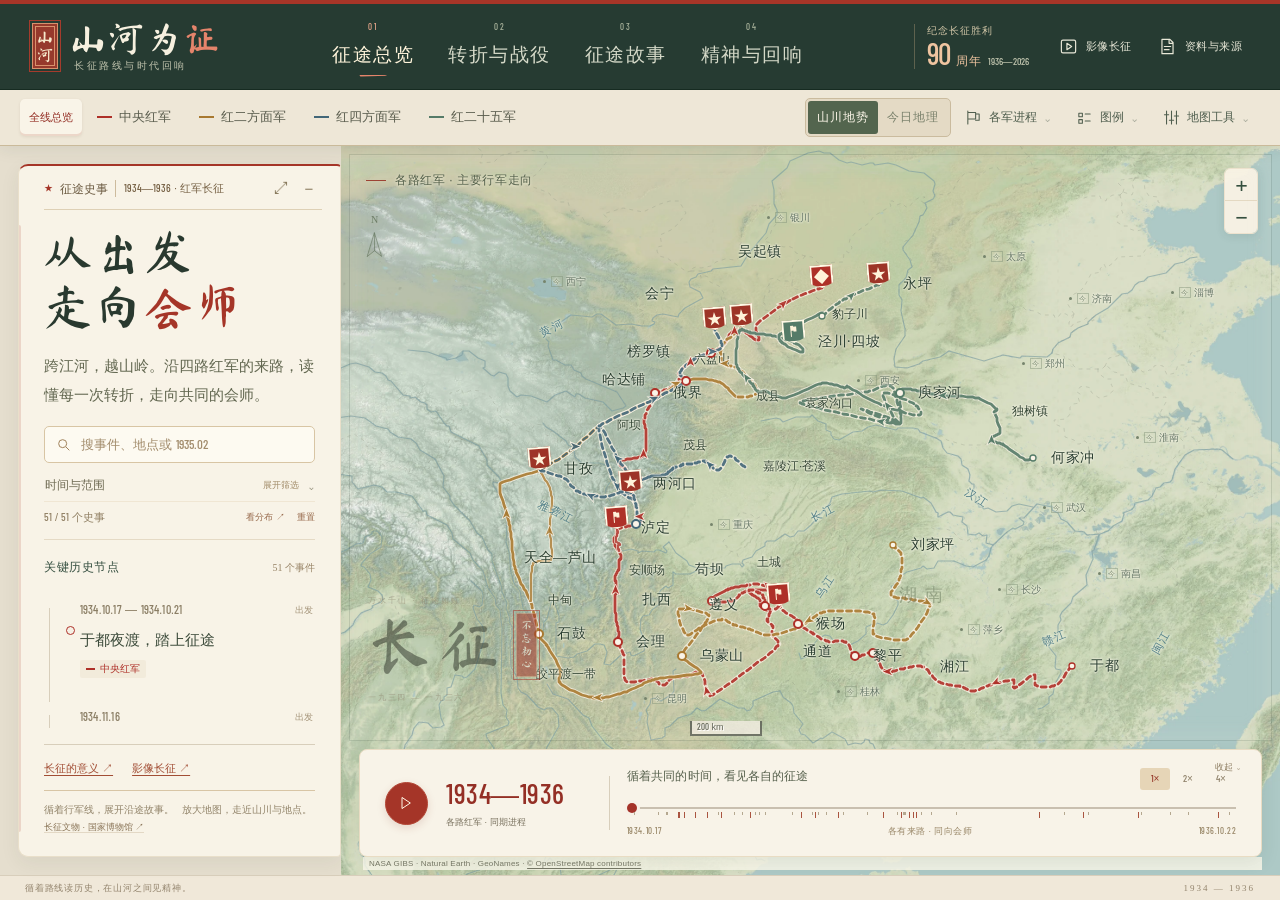
<file: index.html>
<!doctype html>
<html lang="zh-CN">
<head>
  <meta charset="UTF-8"><meta name="viewport" content="width=device-width, initial-scale=1">
  <meta name="referrer" content="no-referrer">
  <meta http-equiv="Content-Security-Policy" content="default-src 'self'; script-src 'self'; style-src 'self' 'unsafe-inline'; img-src 'self' data: blob:; font-src 'self' data:; connect-src 'self'; frame-src 'none'; object-src 'none'; base-uri 'self'; form-action 'none'">
  <meta name="theme-color" content="#f4eee3">
  <title>山河为证 · 长征路线与时代回响</title>
  <link rel="icon" href="data:image/svg+xml,%3Csvg xmlns='http://www.w3.org/2000/svg' viewBox='0 0 48 48'%3E%3Crect width='48' height='48' rx='4' fill='%23ae3028'/%3E%3Cpath d='m24 7 4.5 11.8 12.5.7-9.7 7.8 3.2 12.1L24 32.5l-10.5 6.9 3.2-12.1L7 19.5l12.5-.7Z' fill='%23f7efdd'/%3E%3C/svg%3E">
  <link rel="stylesheet" href="./vendor/leaflet/leaflet.css">
  <link rel="preload" href="./assets/fonts/ShanheBrush-Regular.woff2" as="font" type="font/woff2" crossorigin>
  <link rel="stylesheet" href="./styles.css">
  <link rel="stylesheet" href="./editorial.css">
  <link rel="stylesheet" href="./atlas.css">
  <link rel="stylesheet" href="./journey.css">
  <link rel="stylesheet" href="./expedition.css">
  <link rel="stylesheet" href="./folio.css">
  <link rel="stylesheet" href="./chapters.css">
  <link rel="stylesheet" href="./reading.css">
  <link rel="stylesheet" href="./epic.css">
  <link rel="stylesheet" href="./witness.css">
  <script defer src="./vendor/leaflet/leaflet.js"></script>
  <script type="module" src="./src/app.js"></script>
</head>
<body>
<div class="atlas" id="atlas">
  <header class="masthead">
    <div class="masthead-main">
    <a class="brand" href="./" aria-label="山河为证，回到首页"><span class="brand-seal" aria-hidden="true">山<br>河</span><span><strong>山河为<span>证</span></strong><small>长征路线与时代回响</small></span></a>
    <nav class="chapters" aria-label="地图章节">
      <button class="chapter active" data-chapter="overview" aria-current="page"><span>01</span>征途总览</button>
      <button class="chapter" data-chapter="battles"><span>02</span>转折与战役</button>
      <button class="chapter" data-chapter="stories"><span>03</span>征途故事</button>
      <button class="chapter" data-chapter="memory"><span>04</span>精神与回响</button>
    </nav>
    <div class="masthead-end"><button class="anniversary" data-read-significance aria-label="纪念长征胜利90周年，阅读长征的意义" title="长征胜利90周年 · 阅读长征的意义"><span class="anniversary-title">纪念长征胜利</span><span class="anniversary-line"><b>90</b><span>周年</span><time>1936—2026</time></span></button><button class="source-open text-button" data-open-films aria-label="影像长征，纪录片与动画延伸观看"><svg viewBox="0 0 24 24" aria-hidden="true"><rect x="3" y="4" width="18" height="16" rx="2"/><path d="m10 8 6 4-6 4Z"/></svg><span>影像长征</span></button><button class="source-open text-button" id="sources-open" aria-label="资料与来源"><svg viewBox="0 0 24 24" aria-hidden="true"><path d="M5 3h10l4 4v14H5Z M14 3v5h5 M8 12h8 M8 16h6"/></svg><span>资料与来源</span></button></div>
    </div>
    <nav class="atlas-commandbar" aria-label="路线与地图操作">
      <div class="route-controls"><span class="command-label" id="route-controls-label">行军路线</span><div class="unit-switcher" id="unit-switcher" aria-label="按部队查看路线"></div><span class="chapter-context" id="chapter-context" hidden></span></div>
      <div class="view-controls">
        <div class="basemap-switch" aria-label="选择地图底图"><button data-basemap="terrain" class="active" aria-pressed="true">山川地势</button><button data-basemap="modern" aria-pressed="false">今日地理</button></div>
        <details class="command-menu army-menu" id="army-menu"><summary><svg viewBox="0 0 24 24" aria-hidden="true"><path d="M4 5h11v9H4Z M4 3v18 M15 7h5v9h-5"/></svg><span>各军进程</span><small id="army-status-summary">共同时间</small><span class="menu-chevron">⌄</span></summary><section class="army-progress" id="army-progress" aria-label="各军同期进程"></section></details>
        <details class="command-menu legend-menu" id="legend-menu"><summary><svg viewBox="0 0 24 24" aria-hidden="true"><path d="M4 6h5v5H4Z M13 7h7 M4 15h5v5H4Z M13 17h7"/></svg><span>图例</span><span class="menu-chevron">⌄</span></summary><div class="legend-sheet"><section class="terrain-key" id="terrain-key"><h3>读山河</h3><div class="height-colors"></div><p><span>低地</span><span>丘陵</span><span>高原</span><span>高山</span></p><div class="cover-key"><i class="forest"></i>林地<i class="grass"></i>草地<i class="wetland"></i>湿地<i class="snow"></i>冰雪</div><button data-sources="G07,G08">地形与地表的来处 ↗</button></section><div class="reading-key" id="reading-key"><span class="key-line sourced"></span>史料地点链<span class="key-line"></span>区域概括<span class="key-dot"></span>历史节点</div></div></details>
        <details class="command-menu tools-menu" id="map-tool-menu"><summary><svg viewBox="0 0 24 24" aria-hidden="true"><path d="M5 3v18 M12 3v18 M19 3v18 M2 8h6 M9 16h6 M16 10h6"/></svg><span>地图工具</span><span class="menu-chevron">⌄</span></summary><div class="map-tools" aria-label="地图工具">
          <button id="panel-toggle" title="收起史事" aria-label="收起史事" aria-pressed="true"><svg viewBox="0 0 24 24"><path d="M4 4h16v16H4Z M10 4v16 m6-12-3 4 3 4"/></svg><span id="panel-tool-label">收起史事</span><small>阅读窗口</small></button>
          <button id="fit-map" title="回到本章全貌" aria-label="回到本章全貌"><svg viewBox="0 0 24 24"><path d="M9 4H4v5 M15 4h5v5 M20 15v5h-5 M9 20H4v-5"/></svg><span>回到全貌</span><small>重置视野</small></button>
          <button id="labels-toggle" title="切换地名" aria-label="切换地名" aria-pressed="true"><svg viewBox="0 0 24 24"><path d="M5 5h14 M12 5v15 M8 20h8"/></svg><span>地名标注</span><small>显示 / 收起</small></button>
          <button id="photos-open" title="沿途影像" aria-label="沿途影像"><svg viewBox="0 0 24 24"><path d="M3 5h18v15H3Z m1 12 5-6 4 4 3-3 5 6 M17 9h.1"/></svg><span>沿途影像</span><small>旧址与山河</small></button>
          <button id="fullscreen-map" title="全屏看山河" aria-label="全屏看山河"><svg viewBox="0 0 24 24"><path d="M3 9V3h6 M15 3h6v6 M21 15v6h-6 M9 21H3v-6"/></svg><span>全屏山河</span><small>沉浸阅读</small></button>
        </div></details>
      </div>
    </nav>
  </header>
  <main class="workspace">
    <aside class="story-rail" id="story-rail" aria-label="路线与历史事件"></aside>
    <button class="rail-reopen" id="rail-reopen" aria-label="展开史事窗口"><span>★</span> 展开史事</button>
    <section class="map-stage" id="map-stage" aria-label="长征交互地图">
      <div id="map" aria-label="可拖动和缩放的地理地图"></div>
      <div class="map-caption" id="map-caption"><span class="map-caption-rule"></span><span id="map-caption-text">各路红军 · 主要行军走向</span></div>
      <div class="map-signature" aria-hidden="true"><span class="signature-kicker">万水千山 · 征途如虹</span><strong>长征</strong><span class="signature-seal">不忘初心</span><small>一九三四 — 一九三六</small></div>
      <div class="north-mark" aria-hidden="true"><span>N</span><svg viewBox="0 0 24 40"><path d="M12 1 22 34 12 26 2 34Z"/><path d="M12 1v25"/></svg></div>
      <div id="scene-overlay" class="scene-overlay"></div>
      <article class="milestone-callout" id="milestone-callout" hidden aria-live="polite"></article>
      <section class="playback-dock" id="playback-dock" aria-label="事件序列"></section>
      <div class="map-attribution">地形 NASA GIBS · 水系与现代省界 Natural Earth · 地点 GeoNames</div>
    </section>
    <aside class="context-drawer" id="context-drawer" aria-labelledby="context-title" hidden>
      <header class="context-heading"><h2 id="context-title">各军进程</h2><small>山河为证 · 随图阅读</small><button id="context-close" aria-label="收起侧栏">×</button></header>
      <div id="context-content"></div>
    </aside>
  </main>
  <footer class="page-footer"><span>循着路线读历史，在山河之间见精神。</span><span>1934 — 1936</span></footer>
</div>
<dialog id="sources-dialog" aria-labelledby="sources-title">
  <div class="sources-header"><div><p>每一段历史，都有来处</p><h2 id="sources-title">资料与来源</h2></div><button class="dialog-close" id="sources-close" aria-label="关闭资料与来源"><svg viewBox="0 0 24 24"><path d="m5 5 14 14 M19 5 5 19"/></svg></button></div>
  <div class="source-tabs"><button data-source-tab="history" class="active">历史资料</button><button data-source-tab="geography">地理数据</button><button data-source-tab="photos">影像出处</button></div>
  <div id="sources-body" class="sources-body"></div>
  <div class="sources-footer"><span>以所列资料支持的范围呈现</span><button id="download-events">下载节点资料表 <svg viewBox="0 0 24 24"><path d="M12 3v12 m-5-5 5 5 5-5 M5 16v5h14v-5"/></svg></button></div>
</dialog>
<dialog id="photo-dialog" aria-labelledby="photo-title"><button id="photo-close" class="photo-close" aria-label="关闭照片">×</button><div id="photo-content"></div><div class="photo-navigation"><button id="photo-prev" aria-label="上一幅照片">←</button><span id="photo-count"></span><button id="photo-next" aria-label="下一幅照片">→</button></div></dialog>
<dialog id="history-dialog" aria-labelledby="history-title"><button id="history-close" class="reader-close" aria-label="收起历史故事">×</button><div id="history-content"></div></dialog>
<div id="app-status" class="app-status" role="status">正在展开山河与征途…</div>
</body>
</html>
</file>
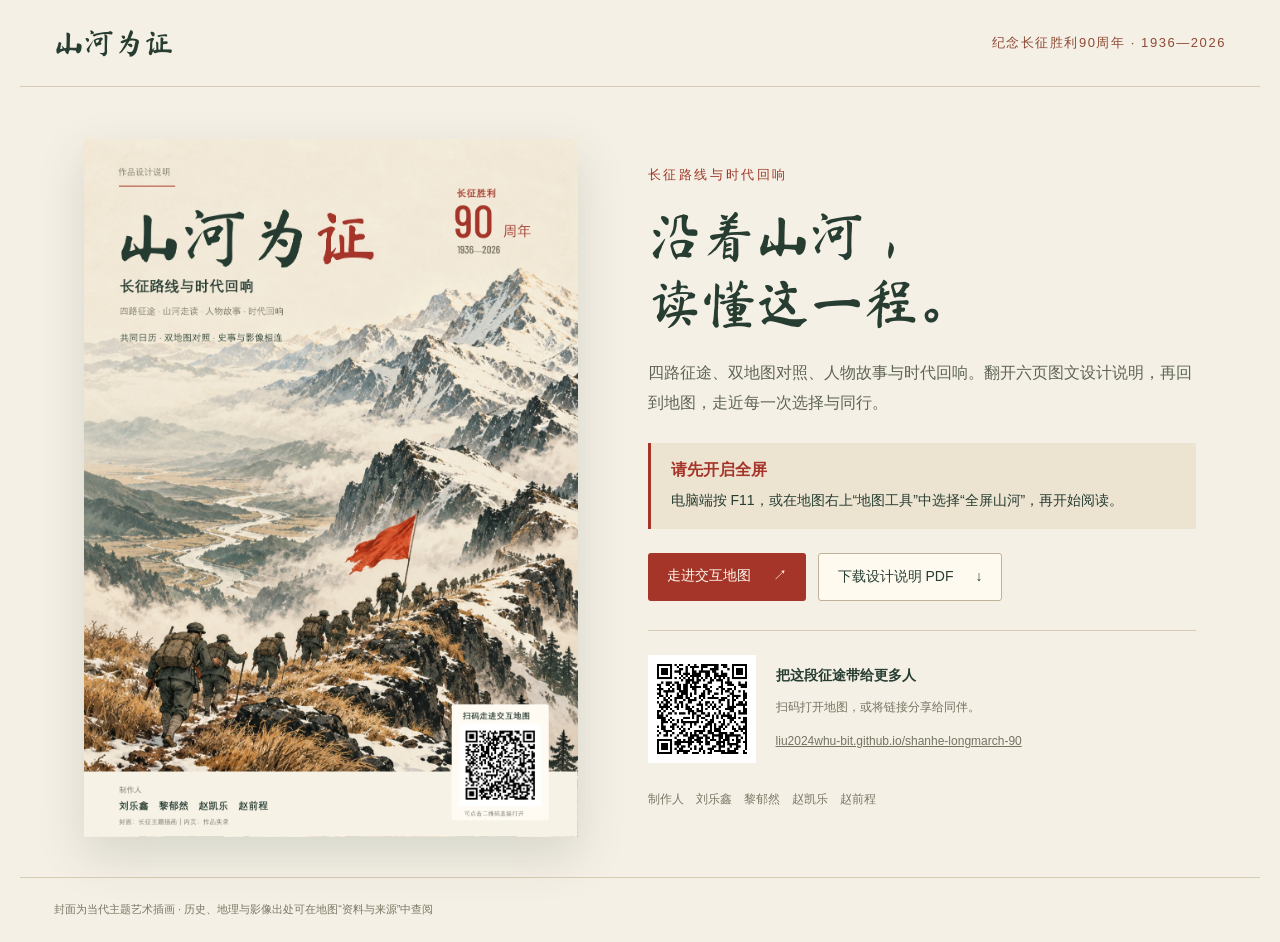
<file: docs/index.html>
<!doctype html>
<html lang="zh-CN"><head><meta charset="utf-8"><meta name="viewport" content="width=device-width,initial-scale=1"><meta name="referrer" content="no-referrer"><meta name="robots" content="noindex,nofollow"><meta http-equiv="Content-Security-Policy" content="default-src 'self'; script-src 'self'; style-src 'self' 'unsafe-inline'; img-src 'self' data: blob:; font-src 'self' data:; connect-src 'self'; frame-src 'none'; object-src 'none'; base-uri 'self'; form-action 'none'"><title>山河为证 · 设计说明与访问</title><link rel="stylesheet" href="./guide.css"></head>
<body><header><a class="wordmark" href="../">山河为证</a><span>纪念长征胜利90周年 · 1936—2026</span></header><main><figure><img class="cover" src="./cover.webp" alt="山河为证设计说明封面：雪山、曲折山路与相扶前行的红军队伍，纪念长征胜利90周年"></figure><section><p class="eyebrow">长征路线与时代回响</p><h1>沿着山河，<br>读懂这一程。</h1><p class="intro">四路征途、双地图对照、人物故事与时代回响。翻开六页图文设计说明，再回到地图，走近每一次选择与同行。</p><aside><strong>请先开启全屏</strong><p>电脑端按 F11，或在地图右上“地图工具”中选择“全屏山河”，再开始阅读。</p></aside><div class="actions"><a class="primary" href="../">走进交互地图 <span>↗</span></a><a class="secondary" href="./design-statement.pdf" download="山河为证_作品设计说明.pdf">下载设计说明 PDF <span>↓</span></a></div><div class="share"><img src="./map-qr.png" alt="交互地图访问二维码"><div><strong>把这段征途带给更多人</strong><p>扫码打开地图，或将链接分享给同伴。</p><a href="https://liu2024whu-bit.github.io/shanhe-longmarch-90/">liu2024whu-bit.github.io/shanhe-longmarch-90</a></div></div><p class="authors">制作人　刘乐鑫　黎郁然　赵凯乐　赵前程</p></section></main><footer>封面为当代主题艺术插画 · 历史、地理与影像出处可在地图“资料与来源”中查阅</footer></body></html>
</file>
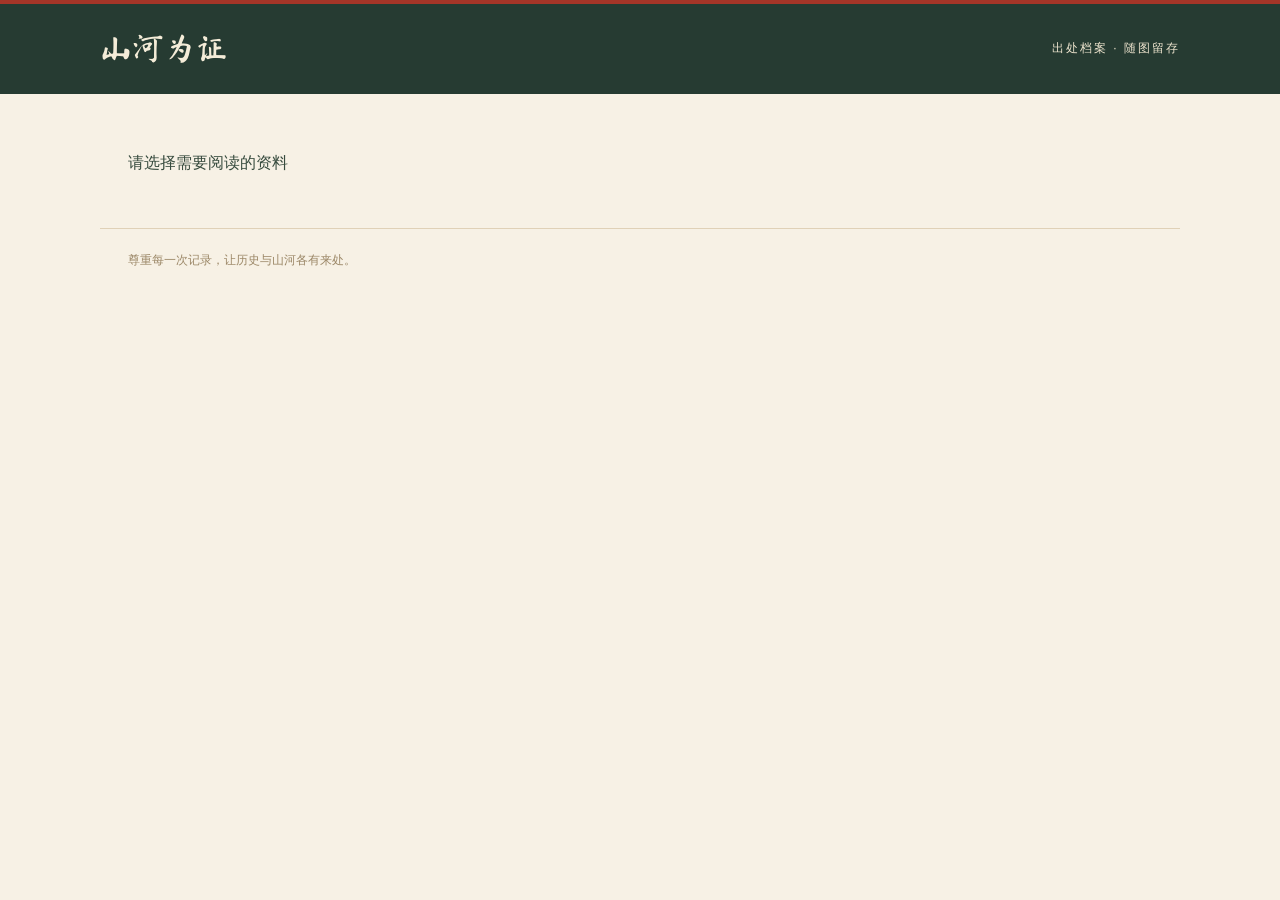
<file: evidence.html>
<!doctype html>
<html lang="zh-CN"><head><meta charset="utf-8"><meta name="viewport" content="width=device-width,initial-scale=1"><meta name="referrer" content="no-referrer"><meta http-equiv="Content-Security-Policy" content="default-src 'self'; script-src 'self'; style-src 'self' 'unsafe-inline'; img-src 'self' data: blob:; font-src 'self' data:; connect-src 'self'; frame-src 'none'; object-src 'none'; base-uri 'self'; form-action 'none'"><title>山河为证 · 出处档案</title><link rel="stylesheet" href="./evidence.css"><script type="module" src="./src/evidenceView.js"></script></head><body><header><a href="./" aria-label="打开长征地图">山河为证</a><span>出处档案 · 随图留存</span></header><main id="evidence"><p>正在展开出处档案…</p></main><footer>尊重每一次记录，让历史与山河各有来处。</footer></body></html>
</file>
<file: vendor/leaflet/leaflet.css>
/* required styles */

.leaflet-pane,
.leaflet-tile,
.leaflet-marker-icon,
.leaflet-marker-shadow,
.leaflet-tile-container,
.leaflet-pane > svg,
.leaflet-pane > canvas,
.leaflet-zoom-box,
.leaflet-image-layer,
.leaflet-layer {
	position: absolute;
	left: 0;
	top: 0;
	}
.leaflet-container {
	overflow: hidden;
	}
.leaflet-tile,
.leaflet-marker-icon,
.leaflet-marker-shadow {
	-webkit-user-select: none;
	   -moz-user-select: none;
	        user-select: none;
	  -webkit-user-drag: none;
	}
/* Prevents IE11 from highlighting tiles in blue */
.leaflet-tile::selection {
	background: transparent;
}
/* Safari renders non-retina tile on retina better with this, but Chrome is worse */
.leaflet-safari .leaflet-tile {
	image-rendering: -webkit-optimize-contrast;
	}
/* hack that prevents hw layers "stretching" when loading new tiles */
.leaflet-safari .leaflet-tile-container {
	width: 1600px;
	height: 1600px;
	-webkit-transform-origin: 0 0;
	}
.leaflet-marker-icon,
.leaflet-marker-shadow {
	display: block;
	}
/* .leaflet-container svg: reset svg max-width decleration shipped in Joomla! (joomla.org) 3.x */
/* .leaflet-container img: map is broken in FF if you have max-width: 100% on tiles */
.leaflet-container .leaflet-overlay-pane svg {
	max-width: none !important;
	max-height: none !important;
	}
.leaflet-container .leaflet-marker-pane img,
.leaflet-container .leaflet-shadow-pane img,
.leaflet-container .leaflet-tile-pane img,
.leaflet-container img.leaflet-image-layer,
.leaflet-container .leaflet-tile {
	max-width: none !important;
	max-height: none !important;
	width: auto;
	padding: 0;
	}

.leaflet-container img.leaflet-tile {
	/* See: https://bugs.chromium.org/p/chromium/issues/detail?id=600120 */
	mix-blend-mode: plus-lighter;
}

.leaflet-container.leaflet-touch-zoom {
	-ms-touch-action: pan-x pan-y;
	touch-action: pan-x pan-y;
	}
.leaflet-container.leaflet-touch-drag {
	-ms-touch-action: pinch-zoom;
	/* Fallback for FF which doesn't support pinch-zoom */
	touch-action: none;
	touch-action: pinch-zoom;
}
.leaflet-container.leaflet-touch-drag.leaflet-touch-zoom {
	-ms-touch-action: none;
	touch-action: none;
}
.leaflet-container {
	-webkit-tap-highlight-color: transparent;
}
.leaflet-container a {
	-webkit-tap-highlight-color: rgba(51, 181, 229, 0.4);
}
.leaflet-tile {
	filter: inherit;
	visibility: hidden;
	}
.leaflet-tile-loaded {
	visibility: inherit;
	}
.leaflet-zoom-box {
	width: 0;
	height: 0;
	-moz-box-sizing: border-box;
	     box-sizing: border-box;
	z-index: 800;
	}
/* workaround for https://bugzilla.mozilla.org/show_bug.cgi?id=888319 */
.leaflet-overlay-pane svg {
	-moz-user-select: none;
	}

.leaflet-pane         { z-index: 400; }

.leaflet-tile-pane    { z-index: 200; }
.leaflet-overlay-pane { z-index: 400; }
.leaflet-shadow-pane  { z-index: 500; }
.leaflet-marker-pane  { z-index: 600; }
.leaflet-tooltip-pane   { z-index: 650; }
.leaflet-popup-pane   { z-index: 700; }

.leaflet-map-pane canvas { z-index: 100; }
.leaflet-map-pane svg    { z-index: 200; }

.leaflet-vml-shape {
	width: 1px;
	height: 1px;
	}
.lvml {
	behavior: url(#default#VML);
	display: inline-block;
	position: absolute;
	}


/* control positioning */

.leaflet-control {
	position: relative;
	z-index: 800;
	pointer-events: visiblePainted; /* IE 9-10 doesn't have auto */
	pointer-events: auto;
	}
.leaflet-top,
.leaflet-bottom {
	position: absolute;
	z-index: 1000;
	pointer-events: none;
	}
.leaflet-top {
	top: 0;
	}
.leaflet-right {
	right: 0;
	}
.leaflet-bottom {
	bottom: 0;
	}
.leaflet-left {
	left: 0;
	}
.leaflet-control {
	float: left;
	clear: both;
	}
.leaflet-right .leaflet-control {
	float: right;
	}
.leaflet-top .leaflet-control {
	margin-top: 10px;
	}
.leaflet-bottom .leaflet-control {
	margin-bottom: 10px;
	}
.leaflet-left .leaflet-control {
	margin-left: 10px;
	}
.leaflet-right .leaflet-control {
	margin-right: 10px;
	}


/* zoom and fade animations */

.leaflet-fade-anim .leaflet-popup {
	opacity: 0;
	-webkit-transition: opacity 0.2s linear;
	   -moz-transition: opacity 0.2s linear;
	        transition: opacity 0.2s linear;
	}
.leaflet-fade-anim .leaflet-map-pane .leaflet-popup {
	opacity: 1;
	}
.leaflet-zoom-animated {
	-webkit-transform-origin: 0 0;
	    -ms-transform-origin: 0 0;
	        transform-origin: 0 0;
	}
svg.leaflet-zoom-animated {
	will-change: transform;
}

.leaflet-zoom-anim .leaflet-zoom-animated {
	-webkit-transition: -webkit-transform 0.25s cubic-bezier(0,0,0.25,1);
	   -moz-transition:    -moz-transform 0.25s cubic-bezier(0,0,0.25,1);
	        transition:         transform 0.25s cubic-bezier(0,0,0.25,1);
	}
.leaflet-zoom-anim .leaflet-tile,
.leaflet-pan-anim .leaflet-tile {
	-webkit-transition: none;
	   -moz-transition: none;
	        transition: none;
	}

.leaflet-zoom-anim .leaflet-zoom-hide {
	visibility: hidden;
	}


/* cursors */

.leaflet-interactive {
	cursor: pointer;
	}
.leaflet-grab {
	cursor: -webkit-grab;
	cursor:    -moz-grab;
	cursor:         grab;
	}
.leaflet-crosshair,
.leaflet-crosshair .leaflet-interactive {
	cursor: crosshair;
	}
.leaflet-popup-pane,
.leaflet-control {
	cursor: auto;
	}
.leaflet-dragging .leaflet-grab,
.leaflet-dragging .leaflet-grab .leaflet-interactive,
.leaflet-dragging .leaflet-marker-draggable {
	cursor: move;
	cursor: -webkit-grabbing;
	cursor:    -moz-grabbing;
	cursor:         grabbing;
	}

/* marker & overlays interactivity */
.leaflet-marker-icon,
.leaflet-marker-shadow,
.leaflet-image-layer,
.leaflet-pane > svg path,
.leaflet-tile-container {
	pointer-events: none;
	}

.leaflet-marker-icon.leaflet-interactive,
.leaflet-image-layer.leaflet-interactive,
.leaflet-pane > svg path.leaflet-interactive,
svg.leaflet-image-layer.leaflet-interactive path {
	pointer-events: visiblePainted; /* IE 9-10 doesn't have auto */
	pointer-events: auto;
	}

/* visual tweaks */

.leaflet-container {
	background: #ddd;
	outline-offset: 1px;
	}
.leaflet-container a {
	color: #0078A8;
	}
.leaflet-zoom-box {
	border: 2px dotted #38f;
	background: rgba(255,255,255,0.5);
	}


/* general typography */
.leaflet-container {
	font-family: "Helvetica Neue", Arial, Helvetica, sans-serif;
	font-size: 12px;
	font-size: 0.75rem;
	line-height: 1.5;
	}


/* general toolbar styles */

.leaflet-bar {
	box-shadow: 0 1px 5px rgba(0,0,0,0.65);
	border-radius: 4px;
	}
.leaflet-bar a {
	background-color: #fff;
	border-bottom: 1px solid #ccc;
	width: 26px;
	height: 26px;
	line-height: 26px;
	display: block;
	text-align: center;
	text-decoration: none;
	color: black;
	}
.leaflet-bar a,
.leaflet-control-layers-toggle {
	background-position: 50% 50%;
	background-repeat: no-repeat;
	display: block;
	}
.leaflet-bar a:hover,
.leaflet-bar a:focus {
	background-color: #f4f4f4;
	}
.leaflet-bar a:first-child {
	border-top-left-radius: 4px;
	border-top-right-radius: 4px;
	}
.leaflet-bar a:last-child {
	border-bottom-left-radius: 4px;
	border-bottom-right-radius: 4px;
	border-bottom: none;
	}
.leaflet-bar a.leaflet-disabled {
	cursor: default;
	background-color: #f4f4f4;
	color: #bbb;
	}

.leaflet-touch .leaflet-bar a {
	width: 30px;
	height: 30px;
	line-height: 30px;
	}
.leaflet-touch .leaflet-bar a:first-child {
	border-top-left-radius: 2px;
	border-top-right-radius: 2px;
	}
.leaflet-touch .leaflet-bar a:last-child {
	border-bottom-left-radius: 2px;
	border-bottom-right-radius: 2px;
	}

/* zoom control */

.leaflet-control-zoom-in,
.leaflet-control-zoom-out {
	font: bold 18px 'Lucida Console', Monaco, monospace;
	text-indent: 1px;
	}

.leaflet-touch .leaflet-control-zoom-in, .leaflet-touch .leaflet-control-zoom-out  {
	font-size: 22px;
	}


/* layers control */

.leaflet-control-layers {
	box-shadow: 0 1px 5px rgba(0,0,0,0.4);
	background: #fff;
	border-radius: 5px;
	}
.leaflet-control-layers-toggle {
	background-image: url(images/layers.png);
	width: 36px;
	height: 36px;
	}
.leaflet-retina .leaflet-control-layers-toggle {
	background-image: url(images/layers-2x.png);
	background-size: 26px 26px;
	}
.leaflet-touch .leaflet-control-layers-toggle {
	width: 44px;
	height: 44px;
	}
.leaflet-control-layers .leaflet-control-layers-list,
.leaflet-control-layers-expanded .leaflet-control-layers-toggle {
	display: none;
	}
.leaflet-control-layers-expanded .leaflet-control-layers-list {
	display: block;
	position: relative;
	}
.leaflet-control-layers-expanded {
	padding: 6px 10px 6px 6px;
	color: #333;
	background: #fff;
	}
.leaflet-control-layers-scrollbar {
	overflow-y: scroll;
	overflow-x: hidden;
	padding-right: 5px;
	}
.leaflet-control-layers-selector {
	margin-top: 2px;
	position: relative;
	top: 1px;
	}
.leaflet-control-layers label {
	display: block;
	font-size: 13px;
	font-size: 1.08333em;
	}
.leaflet-control-layers-separator {
	height: 0;
	border-top: 1px solid #ddd;
	margin: 5px -10px 5px -6px;
	}

/* Default icon URLs */
.leaflet-default-icon-path { /* used only in path-guessing heuristic, see L.Icon.Default */
	background-image: url(images/marker-icon.png);
	}


/* attribution and scale controls */

.leaflet-container .leaflet-control-attribution {
	background: #fff;
	background: rgba(255, 255, 255, 0.8);
	margin: 0;
	}
.leaflet-control-attribution,
.leaflet-control-scale-line {
	padding: 0 5px;
	color: #333;
	line-height: 1.4;
	}
.leaflet-control-attribution a {
	text-decoration: none;
	}
.leaflet-control-attribution a:hover,
.leaflet-control-attribution a:focus {
	text-decoration: underline;
	}
.leaflet-attribution-flag {
	display: inline !important;
	vertical-align: baseline !important;
	width: 1em;
	height: 0.6669em;
	}
.leaflet-left .leaflet-control-scale {
	margin-left: 5px;
	}
.leaflet-bottom .leaflet-control-scale {
	margin-bottom: 5px;
	}
.leaflet-control-scale-line {
	border: 2px solid #777;
	border-top: none;
	line-height: 1.1;
	padding: 2px 5px 1px;
	white-space: nowrap;
	-moz-box-sizing: border-box;
	     box-sizing: border-box;
	background: rgba(255, 255, 255, 0.8);
	text-shadow: 1px 1px #fff;
	}
.leaflet-control-scale-line:not(:first-child) {
	border-top: 2px solid #777;
	border-bottom: none;
	margin-top: -2px;
	}
.leaflet-control-scale-line:not(:first-child):not(:last-child) {
	border-bottom: 2px solid #777;
	}

.leaflet-touch .leaflet-control-attribution,
.leaflet-touch .leaflet-control-layers,
.leaflet-touch .leaflet-bar {
	box-shadow: none;
	}
.leaflet-touch .leaflet-control-layers,
.leaflet-touch .leaflet-bar {
	border: 2px solid rgba(0,0,0,0.2);
	background-clip: padding-box;
	}


/* popup */

.leaflet-popup {
	position: absolute;
	text-align: center;
	margin-bottom: 20px;
	}
.leaflet-popup-content-wrapper {
	padding: 1px;
	text-align: left;
	border-radius: 12px;
	}
.leaflet-popup-content {
	margin: 13px 24px 13px 20px;
	line-height: 1.3;
	font-size: 13px;
	font-size: 1.08333em;
	min-height: 1px;
	}
.leaflet-popup-content p {
	margin: 17px 0;
	margin: 1.3em 0;
	}
.leaflet-popup-tip-container {
	width: 40px;
	height: 20px;
	position: absolute;
	left: 50%;
	margin-top: -1px;
	margin-left: -20px;
	overflow: hidden;
	pointer-events: none;
	}
.leaflet-popup-tip {
	width: 17px;
	height: 17px;
	padding: 1px;

	margin: -10px auto 0;
	pointer-events: auto;

	-webkit-transform: rotate(45deg);
	   -moz-transform: rotate(45deg);
	    -ms-transform: rotate(45deg);
	        transform: rotate(45deg);
	}
.leaflet-popup-content-wrapper,
.leaflet-popup-tip {
	background: white;
	color: #333;
	box-shadow: 0 3px 14px rgba(0,0,0,0.4);
	}
.leaflet-container a.leaflet-popup-close-button {
	position: absolute;
	top: 0;
	right: 0;
	border: none;
	text-align: center;
	width: 24px;
	height: 24px;
	font: 16px/24px Tahoma, Verdana, sans-serif;
	color: #757575;
	text-decoration: none;
	background: transparent;
	}
.leaflet-container a.leaflet-popup-close-button:hover,
.leaflet-container a.leaflet-popup-close-button:focus {
	color: #585858;
	}
.leaflet-popup-scrolled {
	overflow: auto;
	}

.leaflet-oldie .leaflet-popup-content-wrapper {
	-ms-zoom: 1;
	}
.leaflet-oldie .leaflet-popup-tip {
	width: 24px;
	margin: 0 auto;

	-ms-filter: "progid:DXImageTransform.Microsoft.Matrix(M11=0.70710678, M12=0.70710678, M21=-0.70710678, M22=0.70710678)";
	filter: progid:DXImageTransform.Microsoft.Matrix(M11=0.70710678, M12=0.70710678, M21=-0.70710678, M22=0.70710678);
	}

.leaflet-oldie .leaflet-control-zoom,
.leaflet-oldie .leaflet-control-layers,
.leaflet-oldie .leaflet-popup-content-wrapper,
.leaflet-oldie .leaflet-popup-tip {
	border: 1px solid #999;
	}


/* div icon */

.leaflet-div-icon {
	background: #fff;
	border: 1px solid #666;
	}


/* Tooltip */
/* Base styles for the element that has a tooltip */
.leaflet-tooltip {
	position: absolute;
	padding: 6px;
	background-color: #fff;
	border: 1px solid #fff;
	border-radius: 3px;
	color: #222;
	white-space: nowrap;
	-webkit-user-select: none;
	-moz-user-select: none;
	-ms-user-select: none;
	user-select: none;
	pointer-events: none;
	box-shadow: 0 1px 3px rgba(0,0,0,0.4);
	}
.leaflet-tooltip.leaflet-interactive {
	cursor: pointer;
	pointer-events: auto;
	}
.leaflet-tooltip-top:before,
.leaflet-tooltip-bottom:before,
.leaflet-tooltip-left:before,
.leaflet-tooltip-right:before {
	position: absolute;
	pointer-events: none;
	border: 6px solid transparent;
	background: transparent;
	content: "";
	}

/* Directions */

.leaflet-tooltip-bottom {
	margin-top: 6px;
}
.leaflet-tooltip-top {
	margin-top: -6px;
}
.leaflet-tooltip-bottom:before,
.leaflet-tooltip-top:before {
	left: 50%;
	margin-left: -6px;
	}
.leaflet-tooltip-top:before {
	bottom: 0;
	margin-bottom: -12px;
	border-top-color: #fff;
	}
.leaflet-tooltip-bottom:before {
	top: 0;
	margin-top: -12px;
	margin-left: -6px;
	border-bottom-color: #fff;
	}
.leaflet-tooltip-left {
	margin-left: -6px;
}
.leaflet-tooltip-right {
	margin-left: 6px;
}
.leaflet-tooltip-left:before,
.leaflet-tooltip-right:before {
	top: 50%;
	margin-top: -6px;
	}
.leaflet-tooltip-left:before {
	right: 0;
	margin-right: -12px;
	border-left-color: #fff;
	}
.leaflet-tooltip-right:before {
	left: 0;
	margin-left: -12px;
	border-right-color: #fff;
	}

/* Printing */

@media print {
	/* Prevent printers from removing background-images of controls. */
	.leaflet-control {
		-webkit-print-color-adjust: exact;
		print-color-adjust: exact;
		}
	}
</file>
<file: styles.css>
:root{--paper:#f4eee3;--paper-light:#faf6ee;--ink:#2e322f;--muted:#77776c;--red:#ae3028;--line:#d9d0c0;--serif:"STKaiti","KaiTi","FangSong",serif;--sans:"Microsoft YaHei","PingFang SC",sans-serif;--rail:310px;--dock:112px;color-scheme:light}
*{box-sizing:border-box}html,body{margin:0;width:100%;height:100%;overflow:hidden}body{font-family:var(--sans);font-size:14px;color:var(--ink);background:var(--paper)}button,a,input{-webkit-tap-highlight-color:transparent}button{font:inherit;color:inherit;cursor:pointer}button{border:0;background:none}a{color:inherit;text-decoration:none}button:focus-visible,a:focus-visible,input:focus-visible{outline:2px solid var(--red);outline-offset:4px}button svg,.event-location svg,.north-mark svg{display:block;width:22px;height:22px;fill:none;stroke:currentColor;stroke-width:1.5;stroke-linejoin:round;stroke-linecap:round}button{transition:color .18s,background .18s,border-color .18s}button:hover{color:var(--red)}[hidden]{display:none!important}.atlas{height:100svh;display:grid;grid-template-rows:91px minmax(0,1fr)27px}.masthead{z-index:700;display:flex;align-items:center;justify-content:space-between;gap:24px;padding:0 35px;border-top:3px solid var(--red);border-bottom:1px solid var(--line);background:var(--paper)}.brand{display:flex;align-items:center;gap:13px;flex-shrink:0}.brand-seal{font-family:var(--serif);line-height:1.03;font-size:15px;padding:5px 4px 4px;border:1px solid var(--red);color:var(--red);height:43px;width:26px;text-align:center}.brand strong{font-family:var(--serif);font-size:37px;letter-spacing:4px;line-height:1.14;font-weight:700}.brand small{display:block;font-size:10px;letter-spacing:3.7px;color:var(--muted);margin-top:4px}.chapters{height:100%;display:flex;align-items:stretch;gap:28px}.chapter{position:relative;padding:0 3px;font-size:14px;letter-spacing:1px;white-space:nowrap}.chapter>span{font-size:10px;font-family:Georgia,serif;display:inline-block;margin-right:9px;color:#9a978c}.chapter.active{color:var(--red)}.chapter.active:after{position:absolute;content:"";left:3px;right:3px;height:2px;bottom:17px;background:var(--red)}.chapter.active>span{color:var(--red)}.text-button{display:flex;align-items:center;gap:8px;font-size:12px;white-space:nowrap}.text-button svg{width:19px;height:19px}.workspace{min-height:0;display:grid;grid-template-columns:var(--rail) minmax(0,1fr)}.story-rail{display:flex;flex-direction:column;min-height:0;padding:26px 25px 20px 30px;border-right:1px solid var(--line);background:var(--paper);position:relative;z-index:600;overflow:hidden}.rail-kicker{font-size:10px;letter-spacing:3px;color:var(--muted);margin:0 0 12px;display:flex;align-items:center;gap:10px}.rail-kicker:before{content:"";width:17px;height:1px;background:var(--red)}.rail-title{font-family:var(--serif);font-size:38px;line-height:1.22;letter-spacing:2px;margin:0 0 13px;font-weight:700}.rail-intro{font-size:12px;line-height:1.95;color:#6f7167;margin:0 0 19px}.rail-title em{color:var(--red);font-style:normal}.rail-rule{height:1px;background:var(--line);margin:0 0 17px;flex-shrink:0}.rail-section{display:flex;justify-content:space-between;align-items:center;font-size:11px;letter-spacing:1px;margin-bottom:9px}.rail-section span:last-child{font-family:Georgia,serif;color:var(--muted);letter-spacing:0;font-size:12px}.event-list{overflow:auto;min-height:0;flex:1;padding:2px 2px 5px 0;scrollbar-width:thin;scrollbar-color:#cbbfab transparent}.event-row{display:grid;grid-template-columns:14px 1fr;gap:10px;width:100%;text-align:left;padding:10px 0;position:relative}.event-row:before{content:"";position:absolute;left:5px;top:22px;bottom:-9px;width:1px;background:var(--line)}.event-row:last-child:before{display:none}.event-row .node-dot{width:11px;height:11px;border-radius:50%;border:1.5px solid var(--unit-color);background:var(--paper);margin-top:4px;position:relative;z-index:1}.event-row.active .node-dot{background:var(--unit-color);box-shadow:0 0 0 3px var(--paper),0 0 0 4px var(--unit-color)}.event-row small{font:10px Georgia,serif;color:#878476;display:block;margin:0 0 5px;letter-spacing:.35px}.event-row strong{font-size:12px;font-weight:500;line-height:1.6;display:block}.event-row .row-unit{font-size:9px;font-family:var(--sans);color:var(--muted);float:right;margin-left:5px}.event-row.active strong{color:var(--red);font-weight:700}.event-row:hover strong{color:var(--red)}.rail-bottom{margin-top:15px;padding-top:13px;border-top:1px solid var(--line);font-size:10px;color:var(--muted);line-height:1.7}.rail-bottom button{font-size:10px;padding:0;text-decoration:underline;text-underline-offset:3px}.event-detail-title{font-family:var(--serif);font-size:31px;line-height:1.35;margin:0 0 10px}.event-date{font-family:Georgia,serif;font-size:16px;letter-spacing:.5px;color:var(--red);margin-bottom:10px}.event-kind{font-size:10px;letter-spacing:2px;color:var(--muted);margin-bottom:10px}.event-summary{font-size:13px;line-height:2;color:#606458;margin:0 0 15px}.event-location{font-size:10px;line-height:1.8;color:#858071;display:flex;gap:5px;margin-bottom:12px}.event-location svg{width:13px;height:16px;flex-shrink:0}.source-link{font-size:10px;padding:0 0 3px;text-align:left;color:#84755c;border-bottom:1px solid #c8b99b;line-height:1.6}.source-link:hover{border-color:var(--red)}.detail-back{font-size:10px;text-align:left;display:flex;gap:6px;align-items:center;color:var(--muted);padding:0;margin:0 0 18px}.detail-back svg{width:14px;height:14px}.map-stage{position:relative;overflow:hidden;isolation:isolate;background:#eee7d9;--active-unit:var(--red)}#map{position:absolute;inset:0 0 var(--dock) 0;z-index:0;background:#eee7d9;cursor:grab}.leaflet-container{font-family:var(--sans);background:#eee7d9}.leaflet-image-layer.terrain-raster{filter:sepia(.65) saturate(.42) brightness(1.55) contrast(.58);mix-blend-mode:multiply;mask-image:linear-gradient(to right,transparent,#000 5%,#000 95%,transparent),linear-gradient(to bottom,transparent,#000 5%,#000 95%,transparent);mask-composite:intersect}.leaflet-pane.leaflet-overlay-pane{pointer-events:none}.leaflet-interactive{pointer-events:auto}.leaflet-control-attribution{display:none}.leaflet-control-zoom{border:1px solid #c7bcaa!important;box-shadow:none!important;border-radius:0!important;overflow:hidden}.leaflet-control-zoom a{border-radius:0!important;background:#f9f4e9e6!important;color:#3d433b!important;border-color:#d5cabb!important;width:32px!important;height:32px!important;line-height:31px!important;font-size:20px!important;font-weight:400!important}.leaflet-top.leaflet-right{top:128px;right:16px}.leaflet-control-scale{margin-left:21px!important;margin-bottom:36px!important}.leaflet-control-scale-line{background:#f4eee3c7!important;border-color:#6a6e61!important;font-size:9px!important;color:#606356!important}.map-caption{position:absolute;top:27px;left:27px;z-index:450;display:flex;align-items:center;gap:9px;color:#656957;font-size:11px;letter-spacing:1.5px;pointer-events:none}.map-caption-rule{width:24px;height:2px;background:var(--red)}.unit-switcher{position:absolute;top:20px;right:24px;z-index:460;display:flex;gap:3px;max-width:calc(100% - 35px);padding:4px;background:#f7f1e7eb;border:1px solid #d3c9b6;box-shadow:0 3px 15px #453d2510;backdrop-filter:blur(6px)}.unit-button{position:relative;display:flex;gap:7px;align-items:center;white-space:nowrap;font-size:11px;padding:8px 10px;color:#676a60}.unit-button i{display:block;width:16px;height:3px;background:var(--color)}.unit-button.active{background:#eae0d0;color:#31382e}.unit-button.all{font-family:var(--serif);font-size:14px;padding:5px 12px}.map-tools{position:absolute;top:128px;right:69px;display:flex;z-index:450;border:1px solid #c7bcaa;background:#f9f4e9e6}.map-tools button{padding:7px;border-right:1px solid #d8cebd}.map-tools button:last-child{border:0}.map-tools svg{height:18px;width:18px}.map-tools button[aria-pressed=false]{opacity:.4}.north-mark{position:absolute;left:28px;top:64px;z-index:400;color:#626957;text-align:center;pointer-events:none}.north-mark span{font:10px Georgia,serif}.north-mark svg{width:17px;height:31px;stroke-width:1;fill:#62695722;margin-top:5px}.north-mark svg path+path{fill:none}.place-icon{background:none!important;border:0!important}.place-label{display:inline-flex;gap:5px;align-items:center;white-space:nowrap;transform:translate(10px,-10px);font-size:12px;color:#3c4336;line-height:1.4;text-shadow:0 1px 2px #f9f2e7,1px 0 2px #f9f2e7,-1px 0 2px #f9f2e7,0 -1px 2px #f9f2e7;font-weight:500}.place-label.major{font-size:14px;font-weight:700}.place-label.selected{font-weight:700;color:var(--red);font-size:15px}.place-label .place-symbol{font-size:11px;color:var(--color,var(--red))}.place-label small{font-size:9px;color:var(--red);letter-spacing:.7px}.province-label{font-family:var(--serif);font-size:24px;color:#797f6b;opacity:.64;letter-spacing:10px;white-space:nowrap;pointer-events:none;text-shadow:0 1px 3px #f2ebdc}.river-label{font-family:var(--serif);font-size:13px;letter-spacing:3px;color:#6b8b92;white-space:nowrap;pointer-events:none}.direction-icon{background:none!important;border:0!important;pointer-events:none}.direction-icon svg{width:11px;height:13px;fill:var(--color);stroke:#f9f2e4;stroke-width:1;transform:rotate(var(--angle))}.active-pin{width:15px;height:15px;background:var(--color,var(--red));border:3px solid #fffaf0;border-radius:50%;box-shadow:0 0 0 1px var(--color,var(--red)),0 2px 6px #30291d40}.scene-overlay{position:absolute;z-index:440;pointer-events:none;left:0;right:0;top:0;bottom:var(--dock)}.scene-overlay>*{pointer-events:auto}.reading-key{position:absolute;bottom:calc(var(--dock) + 36px);right:24px;z-index:400;display:flex;align-items:center;gap:6px;font-size:9px;color:#6e705f;background:#f7f1e4ce;padding:7px 10px;backdrop-filter:blur(3px)}.key-dot{height:6px;width:6px;border:1px solid var(--red);border-radius:50%;background:var(--paper-light)}.key-line{height:0;width:19px;border-top:2px dashed #7a7565;margin-left:8px}.map-attribution{position:absolute;z-index:460;left:22px;bottom:calc(var(--dock) + 7px);font-size:8px;letter-spacing:.2px;color:#777866;pointer-events:none}.playback-dock{position:absolute;z-index:500;left:0;right:0;bottom:0;height:var(--dock);background:#f7f1e7f7;border-top:1px solid #cfc5b4;padding:17px 27px 12px;display:grid;grid-template-columns:44px 164px 1fr;gap:20px;align-items:center}.play-button{height:40px;width:40px;border:1px solid var(--red);border-radius:50%;display:grid;place-items:center;color:var(--red);padding-left:3px}.play-button:hover{background:var(--red);color:var(--paper-light)}.play-button svg{width:18px;height:18px}.dock-caption{border-right:1px solid var(--line);padding-right:17px}.dock-caption strong{font-family:Georgia,serif;font-size:22px;font-weight:400;color:var(--red);letter-spacing:.8px;display:block}.dock-caption small{font-size:10px;color:var(--muted);display:block;margin-top:5px;line-height:1.5}.timeline-body{min-width:0}.timeline-top{display:flex;justify-content:space-between;gap:10px;margin:0 0 10px;font-size:10px;color:var(--muted)}.timeline-top strong{font-size:11px;color:var(--ink);font-weight:500;overflow:hidden;text-overflow:ellipsis;white-space:nowrap}.timeline-top button{font-size:9px;padding:0}.timeline-bottom{display:flex;justify-content:space-between;font:10px Georgia,serif;letter-spacing:1px;color:#8a8578;margin-top:6px}.timeline-range,.profile-range{display:block;width:100%;height:15px;margin:0;cursor:pointer;accent-color:var(--red)}input[type=range]{-webkit-appearance:none;background:transparent}input[type=range]::-webkit-slider-runnable-track{height:2px;background:#c9bfaf}input[type=range]::-webkit-slider-thumb{-webkit-appearance:none;background:var(--red);width:10px;height:10px;border-radius:50%;margin-top:-4px;box-shadow:0 0 0 3px #f7f1e7}input[type=range]::-moz-range-track{height:2px;background:#c9bfaf}input[type=range]::-moz-range-thumb{background:var(--red);width:10px;height:10px;border:none;border-radius:50%}.timeline-arrow{display:flex;align-items:center;gap:7px}.timeline-arrow button{padding:0;color:#5e665a}.timeline-arrow svg{width:15px;height:15px}.chishui-number{font:italic 110px/.9 Georgia,serif;color:#c1b19a40;position:absolute;top:28px;right:20px;pointer-events:none}.step-selector{display:grid;grid-template-columns:repeat(4,1fr);gap:5px;margin:10px 0 24px}.step-button{height:48px;border-top:1px solid var(--line);border-bottom:1px solid var(--line);font-family:var(--serif);font-size:17px;color:#848270}.step-button.active{color:var(--red);border-color:var(--red);background:#e9dac530}.step-fact{font-size:11px;color:var(--muted);line-height:1.9;margin:13px 0}.step-question{margin:0 0 9px;font-size:13px;font-weight:700;line-height:1.8}.direction-tag{display:inline-flex;align-items:center;gap:7px;color:var(--red);font-size:11px;margin:5px 0 15px}.direction-tag:before{content:"";width:17px;height:1px;background:var(--red)}.chishui-map-note{position:absolute;top:28px;right:28px;width:223px;padding:18px 20px;background:#f7f1e8e8;border-left:2px solid var(--red);backdrop-filter:blur(5px)}.chishui-map-note strong{font-family:var(--serif);font-size:21px;letter-spacing:2px;font-weight:400}.chishui-map-note p{font-size:11px;line-height:1.9;color:#777666;margin:8px 0 0}.crossing-badge{width:25px;height:25px;display:grid;place-items:center;background:var(--red);color:var(--paper-light);border-radius:50%;border:2px solid var(--paper-light);font:13px Georgia,serif;box-shadow:0 1px 3px #32281e40}.profile-select{display:flex;gap:10px;margin:6px 0 22px}.profile-select button{padding:9px 14px;border:1px solid var(--line);font-size:11px}.profile-select button.active{color:var(--red);border-color:var(--red);background:#b0302810}.sample-readout{border-top:1px solid var(--line);border-bottom:1px solid var(--line);padding:17px 0;display:grid;grid-template-columns:1fr 1fr;gap:12px;margin-bottom:18px}.sample-readout span{font-size:10px;display:block;color:var(--muted);margin-bottom:7px}.sample-readout strong{font:30px Georgia,serif;letter-spacing:-.3px;color:#59634f;font-weight:400}.sample-readout small{font-size:10px;margin-left:3px;color:var(--muted)}.terrain .playback-dock{height:210px;display:block;padding:17px 25px 9px}.terrain{--dock:210px}.profile-header{display:flex;justify-content:space-between;gap:12px;font-size:10px;color:var(--muted)}.profile-header strong{color:var(--ink);font-size:12px;font-weight:500}.profile-chart{width:100%;height:116px;margin:7px 0 0;touch-action:none;cursor:crosshair}.profile-chart svg{height:100%;width:100%;overflow:visible}.profile-chart text{font-family:var(--sans);font-size:10px;fill:#858171;stroke:none}.profile-chart .chart-line{stroke:var(--red);stroke-width:2;fill:none}.profile-chart .chart-grid{stroke:#ded4c4;stroke-width:.6;stroke-dasharray:3 5}.profile-chart .profile-cursor{stroke:#806445;stroke-width:1;stroke-dasharray:3 3}.profile-chart .profile-dot{fill:var(--red);stroke:var(--paper-light);stroke-width:2}.profile-range{width:calc(100% - 45px);margin-left:40px}.profile-footnote{font-size:9px;line-height:1.7;color:#847f6d;margin:0 0 0 40px;display:flex;justify-content:space-between}.terrain-ref-label{font-size:10px;padding:4px 6px;white-space:nowrap;background:#f7f1e8db;color:#725e42;border-left:2px solid #a17949}.memory-tabs{display:flex;flex-direction:column;gap:0;margin-top:5px}.memory-tab{text-align:left;padding:13px 0;border-top:1px solid var(--line);display:flex;align-items:center;justify-content:space-between;font-size:12px}.memory-tab small{font:11px Georgia,serif;color:var(--muted)}.memory-tab.active{color:var(--red)}.memory-tab.active:before{content:"";height:17px;width:2px;background:var(--red);margin-right:10px}.memory-tab span{flex:1}.memory .playback-dock{grid-template-columns:1fr;height:96px}.memory{--dock:96px}.memory-dock{display:grid;grid-template-columns:repeat(3,1fr);gap:25px;align-items:center}.memory-milestone{border-left:1px solid var(--line);padding-left:20px;text-align:left}.memory-milestone:first-child{border:0;padding-left:0}.memory-milestone strong{font:20px Georgia,serif;color:var(--red);display:block;margin-bottom:7px}.memory-milestone span{font-size:11px;color:#646b5c}.memory-card{position:absolute;right:28px;top:28px;width:278px;background:#f9f4eaeF;border-top:2px solid var(--red);padding:22px 22px 18px;backdrop-filter:blur(7px);box-shadow:0 9px 30px #48402a14}.memory-card .year{font:33px Georgia,serif;color:var(--red)}.memory-card h3{font-family:var(--serif);font-size:25px;font-weight:400;margin:9px 0 12px;line-height:1.5}.memory-card p{font-size:11px;line-height:2;color:#737365;margin:0}.memory-link{margin:15px 0 0;display:flex;gap:10px;flex-wrap:wrap}.unit-tag{font-size:10px;line-height:1.5;color:var(--color);border-bottom:2px solid var(--color);padding-bottom:4px}.memory-today{position:absolute;right:28px;bottom:60px;width:278px;background:#f9f4eaeF;border-left:2px solid #637959;padding:18px 22px}.memory-today strong{font-family:var(--serif);font-weight:400;font-size:21px}.memory-today p{font-size:11px;line-height:1.9;color:#6d7464;margin:8px 0 0}.page-footer{display:flex;align-items:center;justify-content:space-between;gap:15px;background:var(--paper);border-top:1px solid var(--line);padding:0 25px;font-size:9px;letter-spacing:.8px;color:#8b8576}.page-footer button{font-size:9px;color:#817765;padding:0}.page-footer>span:last-child{font-family:Georgia,serif;letter-spacing:2px}.app-status{position:fixed;bottom:35px;left:50%;transform:translateX(-50%);z-index:1000;background:var(--ink);color:var(--paper);padding:12px 22px;font-size:12px;box-shadow:0 3px 20px #0002;transition:opacity .2s}.app-status.done{opacity:0;pointer-events:none}dialog{position:fixed;inset:0 0 0 auto;margin:0;padding:0;border:0;border-left:1px solid var(--line);width:min(660px,95vw);height:100svh;max-height:100svh;color:var(--ink);background:var(--paper-light);box-shadow:-15px 0 80px #2223;overflow:hidden}dialog[open]{display:flex;flex-direction:column}dialog::backdrop{background:#2e332f77;backdrop-filter:blur(2px)}.sources-header{padding:32px 35px 24px;display:flex;align-items:center;justify-content:space-between}.sources-header p{font-size:11px;letter-spacing:2px;color:var(--muted);margin:0 0 8px}.sources-header h2{font-family:var(--serif);font-size:35px;letter-spacing:3px;font-weight:400;margin:0}.dialog-close{padding:8px}.source-tabs{display:flex;border-bottom:1px solid var(--line);padding:0 35px;gap:30px}.source-tabs button{padding:10px 0 14px;font-size:12px}.source-tabs button.active{color:var(--red);border-bottom:2px solid var(--red)}.sources-body{padding:22px 35px;overflow:auto;flex:1;scrollbar-width:thin}.source-item{padding:17px 0;border-bottom:1px solid var(--line);scroll-margin-top:20px}.source-item.focused{background:#eadccb55;padding:17px 12px}.source-item>a{font-family:var(--serif);font-size:20px;line-height:1.6}.source-item>a:hover{color:var(--red)}.source-item .source-id{display:block;font:10px Georgia,serif;color:var(--red);letter-spacing:1px;margin-bottom:6px}.source-item small{display:block;font-size:10px;color:var(--muted);margin:6px 0 8px;line-height:1.8}.source-item p{font-size:11px;color:#6f7062;line-height:1.9;margin:0}.sources-footer{padding:18px 35px;border-top:1px solid var(--line);display:flex;align-items:center;justify-content:space-between;font-size:10px;gap:15px}.sources-footer span{color:var(--muted)}.sources-footer button{display:flex;gap:8px;align-items:center;font-size:11px;color:var(--red)}.sources-footer svg{width:16px;height:16px}.scope-note{padding:15px 0;border-bottom:1px solid var(--line)}.scope-note h3{font-family:var(--serif);font-size:21px;font-weight:400;margin:0 0 10px}.scope-note p{font-size:12px;line-height:2;color:#6f7062;margin:6px 0}.scope-note a{color:var(--red);text-decoration:underline}.loading-skeleton{color:var(--muted);font-size:12px;padding-top:20px}
@media(min-width:1700px){:root{--rail:360px;--dock:126px}.masthead{padding:0 45px}.chapters{gap:40px}.story-rail{padding:34px 32px 25px 38px}.rail-title{font-size:44px}.rail-intro{font-size:13px;margin-bottom:25px}.event-row{padding:12px 0}.event-row strong{font-size:13px}.event-row small{font-size:11px}.unit-button{font-size:12px;padding:9px 12px}.map-caption{top:32px;left:33px}.playback-dock{padding:20px 33px}.event-summary{font-size:14px}.chishui-map-note,.memory-card,.memory-today{right:35px;width:310px}.terrain{--dock:230px}.terrain .playback-dock{height:230px}.profile-chart{height:134px}}
@media(max-width:1200px){:root{--rail:275px}.masthead{padding:0 22px;gap:15px}.brand strong{font-size:31px}.brand small{font-size:9px;letter-spacing:2.5px}.brand-seal{display:none}.chapters{gap:18px}.chapter{font-size:12px}.chapter>span{margin-right:5px}.source-open span{display:none}.story-rail{padding:23px 20px}.rail-title{font-size:34px}.unit-switcher{right:16px;top:18px}.unit-button{font-size:10px;padding:7px}.unit-button i{width:12px}.map-caption{top:78px;left:20px;font-size:10px}.north-mark{top:110px;left:20px}.chishui .map-caption,.terrain .map-caption,.memory .map-caption{top:25px}.chishui .north-mark,.terrain .north-mark,.memory .north-mark{top:63px}.map-tools{right:60px;top:103px}.leaflet-top.leaflet-right{top:103px;right:7px}.playback-dock{grid-template-columns:36px 136px 1fr;gap:13px;padding:15px 20px}.dock-caption strong{font-size:19px}.chishui-map-note{width:190px;right:20px;padding:15px}.memory-card,.memory-today{width:245px;right:20px}.memory-card{padding:18px}.memory-card h3{font-size:23px}.memory-dock{gap:12px}.memory-milestone{padding-left:12px}.memory-milestone strong{font-size:17px}}
@media(max-width:760px){:root{--rail:0px;--dock:105px}.atlas{grid-template-rows:112px minmax(0,1fr)23px}.masthead{padding:10px 16px 0;display:grid;grid-template-columns:1fr 30px;gap:6px}.brand strong{font-size:28px;letter-spacing:3px}.brand small{display:inline;font-size:9px;letter-spacing:1px;margin-left:10px}.brand>span:last-child{display:flex;align-items:baseline}.chapters{grid-column:1/-1;grid-row:2;justify-content:space-between;gap:0;height:38px}.chapter{font-size:11px;padding:0 4px}.chapter>span{font-size:9px}.chapter.active:after{bottom:0}.source-open{grid-column:2;grid-row:1}.workspace{display:block;position:relative}.map-stage{width:100%;height:100%}.story-rail{position:absolute;z-index:620;left:12px;right:12px;bottom:calc(var(--dock) + 36px);height:155px;width:auto;padding:16px 18px;background:#f8f2e7ed;border:1px solid #d0c4b0;box-shadow:0 3px 15px #39302013;backdrop-filter:blur(6px)}.rail-title{font-size:25px;margin-bottom:8px;line-height:1.2}.rail-title br{display:none}.rail-intro{font-size:11px;line-height:1.7;margin-bottom:0;max-width:95%}.rail-kicker{font-size:9px;margin-bottom:7px}.story-rail .rail-rule,.story-rail .event-list,.story-rail .rail-section,.story-rail .rail-bottom,.story-rail .event-location{display:none}.event-detail-title{font-size:23px;margin-bottom:5px}.event-date{font-size:12px;margin-bottom:5px}.event-kind{display:none}.event-summary{font-size:11px;line-height:1.7;margin:0}.detail-back{position:absolute;right:12px;top:15px;font-size:9px}.story-rail .source-link{margin-top:6px;font-size:9px}.unit-switcher{right:10px;left:10px;top:12px;justify-content:space-between;padding:3px}.unit-button{padding:7px 5px;font-size:9px;gap:4px}.unit-button i{width:9px}.unit-button.all{font-size:12px;padding:5px}.map-caption{top:66px;left:17px;font-size:9px}.north-mark{top:90px;left:16px}.map-tools{right:54px;top:63px}.map-tools button{padding:5px}.map-tools svg{width:16px;height:16px}.leaflet-top.leaflet-right{top:64px;right:0}.leaflet-control-zoom a{width:27px!important;height:27px!important;line-height:25px!important}.reading-key{bottom:calc(var(--dock) + 11px);right:11px;font-size:8px;padding:3px;background:none}.map-attribution{display:none}.leaflet-control-scale{margin-bottom:12px!important;margin-left:14px!important}.playback-dock{padding:12px 15px;grid-template-columns:30px 104px 1fr;gap:10px}.play-button{width:30px;height:30px}.play-button svg{width:14px;height:14px}.dock-caption{padding-right:10px}.dock-caption strong{font-size:16px}.dock-caption small{font-size:9px}.timeline-top{margin-bottom:8px;font-size:9px}.timeline-top strong{font-size:10px;max-width:90px}.timeline-top .timeline-arrow{gap:2px}.timeline-top>button{font-size:8px}.timeline-bottom{font-size:8px;letter-spacing:0}.page-footer{padding:0 12px;font-size:8px;letter-spacing:0}.page-footer>span:first-child{display:none}.page-footer button{font-size:8px}.chishui .story-rail{height:190px}.chishui-number,.chishui .rail-intro,.chishui .step-fact,.chishui .step-question{display:none}.chishui .event-summary{max-width:90%}.step-selector{position:absolute;right:14px;top:10px;width:150px;gap:3px;margin:0}.step-button{height:29px;font-size:13px}.chishui .event-detail-title{max-width:calc(100% - 170px);margin-top:0}.direction-tag{margin:4px 0 7px;font-size:10px}.chishui-map-note{display:none}.chishui .map-caption,.terrain .map-caption,.memory .map-caption{top:22px;font-size:9px}.chishui .north-mark,.terrain .north-mark,.memory .north-mark{top:55px}.terrain{--dock:172px}.terrain .playback-dock{height:172px;padding:12px 14px}.terrain .story-rail{bottom:calc(172px + 25px);height:115px}.terrain .rail-intro,.terrain .event-summary,.terrain .profile-select,.terrain .source-link{display:none}.terrain .rail-title{font-size:23px;margin-bottom:6px}.sample-readout{border:0;margin:0;padding:0;gap:20px;position:absolute;right:17px;top:17px;width:155px}.sample-readout span{font-size:9px;margin-bottom:4px}.sample-readout strong{font-size:21px}.profile-chart{height:87px;margin-top:5px}.profile-header{font-size:8px;align-items:center}.profile-header strong{font-size:10px}.profile-footnote{font-size:8px;display:block;margin-left:32px}.profile-footnote span:last-child{display:none}.profile-range{width:calc(100% - 36px);margin-left:32px}.mobile-profile-tabs{display:flex!important;position:absolute;top:17px;right:12px;z-index:460;gap:5px;background:var(--paper);padding:3px}.mobile-profile-tabs button{font-size:10px;padding:6px;border-bottom:1px solid var(--line)}.mobile-profile-tabs button.active{color:var(--red);border-color:var(--red)}.memory{--dock:100px}.memory .story-rail{height:170px;bottom:calc(100px + 27px)}.memory .rail-intro,.memory .memory-tabs{display:none}.memory .event-summary{max-width:100%;font-size:11px}.memory-card,.memory-today{display:none}.memory .playback-dock{height:100px;padding:13px}.memory-dock{gap:9px}.memory-milestone{padding-left:9px}.memory-milestone strong{font-size:13px}.memory-milestone span{font-size:9px;line-height:1.6;display:block}.sources-header{padding:23px}.source-tabs{padding:0 23px;gap:25px}.sources-body{padding:15px 23px}.source-item>a{font-size:19px}.sources-footer{padding:15px 23px}.sources-footer>span{display:none}.province-label{font-size:19px;letter-spacing:6px}.place-label{font-size:10px}.place-label.major{font-size:11px}.place-label.selected{font-size:12px}}
.mobile-profile-tabs{display:none}.memory-dock{grid-template-columns:repeat(4,1fr)}.memory-milestone.active span{color:var(--red);font-weight:700}@media(prefers-reduced-motion:reduce){*,*:before,*:after{transition:none!important;animation:none!important}.leaflet-zoom-animated{transition:none!important}}
.chishui .map-tools,.terrain .map-tools,.memory .map-tools{top:27px;right:69px}
.chishui .leaflet-top.leaflet-right,.terrain .leaflet-top.leaflet-right,.memory .leaflet-top.leaflet-right{top:27px;right:16px}
.chishui-map-note{top:112px}.chishui-map-note strong{font-size:18px;letter-spacing:.6px;white-space:nowrap}
.memory-card{top:112px}.leaflet-image-layer.terrain-raster{filter:sepia(.55) saturate(.35) contrast(.5) brightness(1.55)}
@media(max-width:1200px){.chishui .map-tools,.terrain .map-tools,.memory .map-tools{right:60px}.chishui .leaflet-top.leaflet-right,.terrain .leaflet-top.leaflet-right,.memory .leaflet-top.leaflet-right{right:7px}}
@media(max-width:760px){.chishui .map-tools,.terrain .map-tools,.memory .map-tools{top:64px;right:54px}.chishui .leaflet-top.leaflet-right,.terrain .leaflet-top.leaflet-right,.memory .leaflet-top.leaflet-right{top:64px;right:0}.terrain .rail-title{max-width:150px;font-size:22px}.terrain .rail-title br{display:block}.terrain .story-rail .event-detail-title{display:none}.terrain .story-rail .rail-kicker{max-width:155px;white-space:nowrap;font-size:8px}}
</file>
<file: editorial.css>
/* Display type is an OFL-licensed, locally bundled brush font. */
@font-face{font-family:"Shanhe Brush";src:url("./assets/fonts/ShanheBrush-Regular.woff2") format("woff2");font-display:swap;font-style:normal;font-weight:400}
:root{--brush:"Shanhe Brush","STXingkai","KaiTi",serif;--paper:#f5efe4;--paper-light:#fcf8f0;--ink:#292e29;--rail:330px;--line:#d8cebb}
.atlas{grid-template-rows:100px minmax(0,1fr)28px}
.masthead{padding:0 32px;gap:30px;border-top-width:4px;background:linear-gradient(110deg,#f8f3e9,#f2e9da)}
.brand{gap:12px}.brand strong{font-family:var(--brush);font-size:46px;font-weight:400;letter-spacing:2px;line-height:1.05;white-space:nowrap}.brand strong>span{color:var(--red)}
.brand small{letter-spacing:4px;font-size:9px;margin-top:6px;padding-left:4px}.brand-seal{font-family:var(--brush);border:1px solid #a43b2c;outline:1px solid #a43b2c;outline-offset:2px;width:24px;height:43px;font-size:17px;transform:rotate(-4deg);background:#a43b2c06}
.chapters{gap:30px;align-items:center}.chapter{height:72px;padding:11px 3px 10px;font-family:var(--serif);font-size:17px;letter-spacing:1px}.chapter>span{display:block;font:10px/1.3 Georgia,serif;letter-spacing:2px;margin:0 0 7px;color:#a39580}.chapter.active:after{height:3px;left:50%;right:auto;width:22px;bottom:0;transform:translateX(-50%);clip-path:polygon(0 10%,87% 0,100% 60%,4% 100%)}
.masthead-end{display:flex;align-items:center;gap:24px}.anniversary{display:flex;align-items:center;gap:8px;color:#967653;padding-right:23px;border-right:1px solid var(--line)}.anniversary b{font:italic 39px/1 Georgia,serif;font-weight:400;color:#a83b2d}.anniversary>span{font-size:9px;line-height:1.9;letter-spacing:1px}.text-button{font-size:11px;letter-spacing:.5px}
.story-rail{padding:28px 27px 18px 31px;background:linear-gradient(155deg,#f8f3e9 0%,#f4ecdf 100%);border-right-color:#cebea5}
.rail-kicker{font:10px/1.5 Georgia,var(--sans);letter-spacing:2.8px;color:#8a806e;margin-bottom:17px}.rail-kicker:before{height:2px;width:23px}
.rail-title{font-family:var(--brush);font-size:52px;line-height:1.11;font-weight:400;letter-spacing:1.5px;margin-bottom:18px;position:relative;z-index:1;text-wrap:balance}.rail-title em{display:inline-block;transform:rotate(-3deg);color:#a93225}
.rail-intro{font-size:12px;line-height:2.05;color:#76725f;margin-bottom:23px;max-width:27em}.rail-rule{background:linear-gradient(90deg,#b5a388,#d8cebb);margin-bottom:16px}.rail-section{font-size:11px;letter-spacing:1.5px;margin-bottom:8px}.rail-section span:last-child{font-size:11px;color:#92816a}
.event-row{padding:11px 0;gap:11px}.event-row strong{font-size:12px;line-height:1.6}.event-row small{font-size:10px;letter-spacing:.45px;margin-bottom:4px}.event-row:hover{background:linear-gradient(90deg,transparent,#cbb58c17)}.event-row.active{background:linear-gradient(90deg,transparent,#b2382910)}
.event-detail-title{font-family:var(--brush);font-size:36px;font-weight:400;line-height:1.35;letter-spacing:1px}.event-date{font-size:17px;letter-spacing:1px;margin-bottom:14px}.event-summary{line-height:2.05;font-size:13px}.rail-bottom{font-size:10px;line-height:1.9;padding-top:12px;margin-top:13px}
.map-stage{background:#ede6d8}.map-stage:after{content:"";position:absolute;z-index:390;pointer-events:none;inset:12px 12px calc(var(--dock) + 12px);border:1px solid #8e79501c;box-shadow:inset 0 0 25px #f5efe42b}
.map-caption{font-size:10px;letter-spacing:1.6px;top:28px;left:28px}.map-caption-rule{width:20px;height:1px;background:#9d4334}.map-signature{position:absolute;bottom:calc(var(--dock) + 83px);left:38px;z-index:395;pointer-events:none;width:180px;color:#373c31;opacity:.86}.signature-kicker{display:block;font-size:9px;letter-spacing:3px;color:#8d816b;margin-bottom:7px}.map-signature strong{font:84px/1 var(--brush);letter-spacing:5px;display:inline-block}.signature-seal{font-family:var(--brush);font-size:13px;line-height:1.03;display:inline-block;color:#f8eee0;background:#a84130;padding:5px 3px;writing-mode:vertical-rl;letter-spacing:2px;transform:rotate(4deg);margin:0 0 3px 8px;vertical-align:bottom;outline:1px solid #a84130;outline-offset:2px}.map-signature small{display:block;font:9px/1.4 var(--sans);letter-spacing:2.8px;color:#8b806b;margin-top:11px}
.chishui .map-signature,.terrain .map-signature,.memory .map-signature,.atlas[data-focused-unit]:not([data-focused-unit="all"]) .map-signature{display:none}.map-signature{display:grid;grid-template-columns:max-content min-content;column-gap:6px;width:235px}.signature-kicker,.map-signature small{grid-column:1/-1}.signature-seal{align-self:end;margin:0 0 4px 4px;white-space:nowrap}.unit-switcher{top:22px;right:25px;padding:5px;border-color:#c8b99e;background:#faf5e9ee;box-shadow:0 5px 18px #6d583814}.unit-button{padding:9px 10px;font-size:11px}.unit-button.active{background:#e8dcc6;color:#433d2e}.unit-button i{width:18px;height:2px}.unit-button.all{font-family:var(--brush);font-size:18px;padding:5px 10px}
.place-label{color:#414535}.place-label.major{font-family:var(--serif);font-size:15px;letter-spacing:.5px}.province-label{font-size:25px;opacity:.52;letter-spacing:11px}.river-label{font-size:14px;color:#63848b}
.reading-key{font-size:9px;border:1px solid #cdbf9f55;background:#faf5e7dd;padding:7px 10px;gap:7px}.playback-dock{border-top:1px solid #bba989;background:linear-gradient(180deg,#faf5ebf7,#f2eadcf7);padding:18px 28px;gap:20px}.play-button{height:42px;width:42px;border-color:#a84130;box-shadow:0 0 0 4px #a8413006}.dock-caption strong{font-size:24px;font-style:italic}.timeline-bottom{font-size:9px;color:#9b8b73;letter-spacing:1.6px}.timeline-top strong{font-size:11px;letter-spacing:.4px}.page-footer{color:#92836c;font-size:9px;background:#f0e8d9;padding:0 25px}
.step-selector{gap:8px;margin-bottom:22px}.step-button{font-family:var(--brush);font-size:24px;height:53px;border-top:0;border-bottom-color:#cbbb9f}.step-button.active{background:#ac35250a;border-bottom-width:2px}.chishui-number{font-size:120px;top:27px;right:17px;color:#bca27d20}.chishui-map-note{background:#fbf5e7ef;border-left-color:#a43727;border-top:1px solid #c8b89a;border-bottom:1px solid #c8b89a}.chishui-map-note strong{font-family:var(--brush);font-size:25px;font-weight:400;letter-spacing:.4px}.chishui-map-note p{font-size:11px;line-height:2}.direction-tag{font-size:11px;color:#a63a2c}
.memory-card{box-shadow:0 10px 35px #59482b15;background:#fcf7ebef;border-top:2px solid #a53828}.memory-card h3,.memory-today strong{font-family:var(--brush);font-size:30px;font-weight:400;line-height:1.3;letter-spacing:1px}.memory-card .year{font-style:italic;font-size:36px}.memory-tabs{margin-top:1px}.memory-tab{padding:12px 0}.sample-readout{padding:19px 0}.sample-readout strong{font-style:italic;font-size:34px;color:#657151}.profile-select button{background:#f9f3e6}
.sources-header h2{font-family:var(--brush);font-size:43px;font-weight:400}.scope-note h3{color:#a13b2b}.source-item>a{font-size:21px}.sources-header{border-top:4px solid #a43727}.source-item .source-id{letter-spacing:2px}
.detail-kicker{display:block;font:10px/1.5 Georgia,serif;letter-spacing:2px;color:#a48661;margin-bottom:9px}.chishui-map-note strong{white-space:normal;font-size:29px}.chishui-map-note .source-link{margin-top:12px}.leaflet-popup-content-wrapper{background:#fcf7ec;border:1px solid #c9b692;border-radius:1px;box-shadow:0 9px 30px #3425161f}.leaflet-popup-tip{background:#fcf7ec}.leaflet-popup-content{margin:18px 21px}
.branch-card{position:absolute;right:26px;top:212px;width:235px;padding:18px 20px;background:#fbf5e9ee;border-left:2px solid #a87930;border-top:1px solid #c8b89a;border-bottom:1px solid #c8b89a;backdrop-filter:blur(5px)}.branch-card h3{font:25px/1.25 var(--brush);font-weight:400;margin:0 0 14px}.branch-card p{font-size:10px;line-height:1.9;margin:10px 0;color:#81715a}.branch-card b{display:block;font-size:11px;font-weight:500;color:#a07835;margin-bottom:2px}.branch-card .source-link{margin-top:4px}.chishui .via-label{font-size:11px}
.corridor-note{font-size:10px;line-height:1.9;color:#7a755f;border-left:2px solid #b29770;padding:8px 10px;margin:14px 0;background:#d9c9ac1c}.corridor-note strong{display:block;font-size:10px;color:#6e654f;letter-spacing:1px;margin-bottom:4px}.corridor-note button{padding:0;font-size:10px;color:#a63828;border-bottom:1px solid #a6382844;margin-top:5px}.route-popup strong{font:22px/1.3 var(--brush);font-weight:400}.route-popup p{font-size:11px;line-height:1.9;margin:8px 0;color:#6c6757}.route-popup small{font-size:10px;line-height:1.8;display:block;color:#8a7b62}.route-popup a,.route-popup button{font-size:11px;color:#a73726;line-height:1.8;padding:0}.via-label{font-size:10px;color:#79694f;white-space:nowrap;text-shadow:0 0 3px #fcf8ee,0 1px 2px #fcf8ee}.route-trace{transition:stroke-opacity .2s}.route-hit{cursor:pointer}.route-hit:focus-visible{outline:none;stroke:#a53828;stroke-opacity:.12}.key-line.sourced{border-top-style:solid;border-color:#a63828}.key-via{width:4px;height:4px;transform:rotate(45deg);border:1px solid #9b7b46;margin-left:4px}
@keyframes march-flow{to{stroke-dashoffset:-32}}.route-motion{animation:march-flow 3s linear infinite}.route-selected{filter:drop-shadow(0 1px 1px #a6382825)}
@media(min-width:1700px){:root{--rail:380px;--dock:126px}.masthead{padding:0 43px}.brand strong{font-size:51px}.chapters{gap:42px}.chapter{font-size:18px}.story-rail{padding:34px 33px 24px 39px}.rail-title{font-size:63px;line-height:1.1;margin-bottom:23px}.rail-intro{font-size:13px}.event-row{padding:12px 0}.event-row strong{font-size:13px}.event-row small{font-size:11px}.unit-button{font-size:12px;padding:9px 12px}.map-signature{bottom:calc(var(--dock) + 96px);left:44px}.map-signature strong{font-size:99px}.map-signature{width:210px}.signature-kicker{font-size:10px;letter-spacing:3px}.signature-seal{font-size:15px}.event-detail-title{font-size:42px}.chishui-map-note strong{font-size:27px}}
@media(max-width:1350px){.anniversary{display:none}.masthead-end{gap:0}.chapters{gap:26px}.masthead{gap:24px}.map-caption{top:78px;left:23px}.north-mark{top:109px}.map-signature{left:28px;width:155px}.map-signature strong{font-size:69px}.signature-kicker{font-size:8px;letter-spacing:2px}.signature-seal{font-size:11px}.map-signature small{font-size:8px;letter-spacing:2px}.chishui .map-caption,.terrain .map-caption,.memory .map-caption{top:28px}}
@media(max-width:1100px){:root{--rail:285px}.masthead{padding:0 22px}.brand strong{font-size:39px}.brand small{font-size:8px;letter-spacing:3px}.chapters{gap:21px}.chapter{font-size:15px}.story-rail{padding:25px 21px}.rail-title{font-size:44px}.map-signature{bottom:calc(var(--dock) + 75px);opacity:.7}.map-caption{font-size:9px}.unit-button{font-size:10px;padding:8px}.unit-button i{width:12px}.unit-button.all{font-size:17px}.source-open span{display:none}}
@media(max-width:760px){:root{--rail:0px;--dock:105px}.atlas{grid-template-rows:119px minmax(0,1fr)23px}.masthead{display:grid;grid-template-columns:1fr 30px;padding:10px 17px 0;gap:4px;border-top-width:3px}.brand strong{font-size:35px;letter-spacing:1px}.brand small{font-size:8px;letter-spacing:1.3px;margin:0 0 0 9px;padding:0}.brand-seal{display:none}.brand>span:last-child{display:flex;align-items:baseline}.masthead-end{grid-column:2;grid-row:1}.chapters{height:42px;gap:0;justify-content:space-between}.chapter{height:42px;font-size:12px;padding:5px 4px 7px;font-family:var(--sans)}.chapter>span{display:inline;font:8px Georgia,serif;letter-spacing:0;margin:0 5px 0 0}.chapter.active:after{bottom:1px;width:21px;height:2px}.source-open{display:block}.source-open svg{width:19px;height:19px}.story-rail{padding:15px 17px;background:#fbf5e9f2;border-color:#cdbc9c}.rail-kicker{font-size:8px;margin-bottom:8px}.rail-title{font-size:32px;line-height:1.12;letter-spacing:1px;margin-bottom:8px;text-wrap:initial}.rail-title br{display:none}.rail-intro{font-size:11px;line-height:1.8;margin:0}.event-detail-title{font-size:25px;line-height:1.2;margin-bottom:7px;max-width:95%}.event-date{font-size:12px;margin-bottom:5px}.event-summary{font-size:11px;line-height:1.7}.map-stage:after{inset:6px 6px calc(var(--dock) + 5px)}.map-signature{display:none}.map-caption{top:66px;left:17px;font-size:8px;letter-spacing:.5px}.north-mark{top:89px}.unit-switcher{left:11px;right:11px;top:12px;padding:3px;gap:0;max-width:none}.unit-button{font-size:9px;gap:4px;padding:7px 5px}.unit-button i{width:8px}.unit-button.all{font-size:15px;padding:3px 5px}.place-label.major{font-size:12px}.province-label{font-size:21px;letter-spacing:7px}.reading-key{font-size:8px;padding:3px 0;border:0;background:transparent;gap:5px}.playback-dock{padding:12px 15px;gap:10px}.play-button{height:30px;width:30px}.dock-caption strong{font-size:17px}.timeline-bottom{font-size:8px;letter-spacing:0}.timeline-top strong{font-size:10px}.step-selector{gap:4px;margin:0}.step-button{font-size:18px;height:31px}.chishui .rail-title{font-size:29px;max-width:200px}.chishui .event-detail-title{font-size:23px}.direction-tag{margin:4px 0 6px;font-size:10px}.terrain .rail-title{font-size:28px;line-height:1.1;max-width:160px}.terrain .rail-title br{display:block}.sample-readout{padding:0}.sample-readout strong{font-size:24px}.memory .rail-title{font-size:29px}.memory .rail-rule{display:none}.memory .event-detail-title{font-size:21px}.memory .story-rail{height:176px}.corridor-note{display:none}.sources-header h2{font-size:35px}.page-footer{font-size:8px;padding:0 12px}.page-footer button{font-size:8px}.route-popup strong{font-size:21px}}
@media(prefers-reduced-motion:reduce){.route-motion{animation:none}.route-trace{transition:none}}
@media(max-width:1100px){.branch-card{width:210px;right:20px;top:195px;padding:15px 17px}.branch-card h3{font-size:23px}}
@media(max-width:760px){.branch-card{display:none}.chishui .via-label{font-size:10px}}

.map-attribution{pointer-events:auto}.map-attribution a{text-decoration:underline;text-underline-offset:2px}
.leaflet-popup.route-popup-below .leaflet-popup-tip-container{top:-19px;bottom:auto;transform:rotate(180deg)}
.step-button{padding:0;white-space:nowrap}.summary-compact{display:none}
@media(max-width:760px){.chishui .story-rail{height:204px}.chishui .rail-title{display:none}.step-selector{width:160px;top:12px;right:14px;gap:4px}.step-button{height:32px;font-size:18px;line-height:1}.chishui .event-date{font-size:11px;max-width:calc(100% - 170px);line-height:1.6}.chishui .event-detail-title{font-size:28px;max-width:none;line-height:1.2;margin:4px 0 5px}.chishui .summary-full{display:none}.chishui .summary-compact{display:inline}.chishui .event-summary{max-width:100%;font-size:11px;line-height:1.8}}
@media(max-width:760px){.memory-milestone:last-child strong{font-size:11px;white-space:nowrap}}
@media(max-width:760px){.map-attribution{display:block;left:14px;bottom:calc(var(--dock) + 3px);font-size:6px;max-width:calc(100% - 28px);white-space:nowrap;letter-spacing:0}}
</file>
<file: atlas.css>
/* Full-map composition, geographic layers and quiet documentary media. */
@font-face{font-family:"Shanhe Numerals";src:url("./assets/fonts/ShanheNumerals-Medium.woff2") format("woff2");font-display:swap;font-style:normal;font-weight:400 700;unicode-range:U+0030-0039}
:root{--number-font:"Shanhe Numerals";--brush:"Shanhe Numerals","Shanhe Brush","STXingkai","KaiTi",serif;--serif:"Shanhe Numerals","STKaiti","KaiTi","FangSong",serif;--sans:"Shanhe Numerals","Microsoft YaHei","PingFang SC",sans-serif}
.event-date,.event-row small,.chapter>span,.dock-caption strong,.timeline-bottom,.timeline-arrow,.anniversary b,.chishui-number,.sample-readout strong,.memory-card .year,.memory-milestone strong,.signature-kicker,.map-signature small,.photo-navigation span,.source-id,.profile-chart text,.leaflet-control-scale-line,.leaflet-popup-content small{font-family:var(--number-font),Arial,var(--sans)!important;font-variant-numeric:tabular-nums;font-style:normal}
.anniversary b{font-size:42px;letter-spacing:.5px}.dock-caption strong{font-size:25px;letter-spacing:1px}.event-date{font-size:17px;letter-spacing:1.2px}.event-row small{font-size:10px!important}.chishui-number{font-weight:500;letter-spacing:-2px}.sample-readout strong{font-size:36px}.memory-card .year{font-size:39px}
.leaflet-image-layer.color-relief{filter:none;mix-blend-mode:normal;image-rendering:auto;mask-image:linear-gradient(90deg,transparent,#000 5%,#000 95%,transparent),linear-gradient(180deg,transparent,#000 6%,#000 94%,transparent);mask-composite:intersect}
.leaflet-image-layer.world-relief{filter:none;mix-blend-mode:normal;image-rendering:auto}
.atlas{width:100vw;max-width:none}.reading-key{right:auto;width:max-content;max-width:calc(100% - 35px)}
#map{inset:0;background:#d8dcc9}#map[data-basemap="modern"]{background:#cddfdd}
.modern-label{font:11px/1.4 var(--sans);color:#6d786f;font-weight:400;text-shadow:0 0 3px #f8faf1,0 1px 2px #f8faf1}.modern-label:before{content:"";width:3px;height:3px;border-radius:50%;background:#889482;display:inline-block;margin-right:2px}
.basemap-switch{position:absolute;z-index:460;right:26px;top:77px;display:flex;border:1px solid #b7b89e;background:#fbf7ecef;padding:3px;box-shadow:0 3px 14px #4655360c}.basemap-switch button{font-size:11px;letter-spacing:1px;padding:8px 15px;color:#79806b}.basemap-switch button.active{background:#5f7359;color:#fff8e8}.atlas[data-basemap="modern"] .basemap-switch button.active{background:#677d86}
.terrain-key{position:absolute;z-index:400;right:26px;bottom:calc(var(--dock) + 32px);width:218px;background:#faf7ebe8;padding:14px 16px 12px;border:1px solid #b7b99c87;box-shadow:0 5px 20px #4652360b;color:#6b755f}.terrain-key strong{font:20px/1.2 var(--brush);font-weight:400;letter-spacing:2px;color:#50604a;display:block;margin-bottom:11px}.height-colors{height:7px;background:linear-gradient(90deg,#cadbb9 0%,#d6cba5 32%,#a4b1a0 65%,#eef1ef 100%);border:1px solid #7a8d6d44}.terrain-key p{display:flex;justify-content:space-between;font-size:9px;margin:5px 0 12px}.cover-key{display:flex;align-items:center;gap:5px;font-size:8px;white-space:nowrap}.cover-key i{width:8px;height:8px;display:inline-block;margin-left:4px}.cover-key i:first-child{margin-left:0}.cover-key .forest{background:#88a18a}.cover-key .grass{background:#b0be91}.cover-key .wetland{background:#83a99c}.cover-key .snow{background:#f1f4f4;border:1px solid #b4c0ba}.terrain-key>button{padding:0;font-size:9px;border-bottom:1px solid #8c9c7666;margin-top:11px;color:#7d866d}
.map-attribution{background:#faf7e9d9;padding:2px 6px;font-size:8px;bottom:5px;right:18px;z-index:460}.reading-key{bottom:calc(var(--dock) + 30px);left:calc(var(--rail) + 44px);background:#faf7eae8;color:#68745e}.key-dot{box-shadow:0 0 0 2px #faf6e8,0 0 0 3px #6f7e5e66}
.turning-label{font-size:8px;line-height:1.3;font-weight:400;font-style:normal;display:inline-block;margin-left:8px;color:#a45c39;border-bottom:1px solid #bb8a584a;letter-spacing:1px}.is-turning .node-dot{border-radius:1px;transform:rotate(45deg);width:9px;height:9px;margin-left:1px}.is-turning.active .node-dot{box-shadow:0 0 0 2px var(--paper),0 0 0 3px var(--unit-color)}
.event-row small{font-family:var(--sans);font-size:12px!important;line-height:1.7;letter-spacing:.25px}.event-row .row-unit{font-size:8px}.detail-scroll{min-height:0;overflow:auto;scrollbar-width:thin;scrollbar-color:#c7baa1 transparent;padding-right:3px}.detail-scroll .event-list{overflow:visible}.detail-scroll .event-detail-title{font-size:34px;line-height:1.35}.detail-scroll .event-summary{font-size:12px;line-height:1.95}.detail-scroll .event-date{font-size:18px}
.turning-story{padding:15px 13px 7px;border-top:1px solid #c9bca2;border-bottom:1px solid #c9bca2;margin:18px 0;background:#e1d7bf20}.turning-story h2{font:20px/1.4 var(--brush);font-weight:400;color:#9a4231;margin:0 0 12px}.turning-story dl{margin:0}.turning-story dl>div{display:grid;grid-template-columns:23px 1fr;gap:10px;margin-bottom:11px}.turning-story dt{font-size:9px;color:#a37750;letter-spacing:1px;padding-top:2px}.turning-story dd{font-size:11px;line-height:1.9;margin:0;color:#6c6c57}
.evidence-photo{margin:18px 0}.evidence-photo button{position:relative;display:block;width:100%;padding:0;overflow:hidden;background:#dfdfce}.evidence-photo img{width:100%;height:145px;display:block;object-fit:cover;transition:transform .45s}.evidence-photo button:hover img{transform:scale(1.025)}.evidence-photo button>span{position:absolute;right:7px;bottom:7px;background:#2e382ecc;color:#faf2dd;font-size:9px;padding:5px 8px;letter-spacing:.5px}.evidence-photo figcaption{font-size:10px;padding-top:8px;color:#65715d}.evidence-photo small{display:block;font-size:8px;margin-top:4px;color:#9b8c74;line-height:1.6}.event-location{flex-wrap:wrap;gap:5px}.event-location>span{flex:1}.event-location>button{font-size:9px;color:#a34231;padding:0;align-self:flex-start;white-space:nowrap}.rail-bottom a{border-bottom:1px solid #b8a18055;color:#8a7558;font-size:9px}
.calendar-ticks{height:7px;position:relative;margin:-3px 7px 3px;pointer-events:none}.calendar-ticks i{position:absolute;top:0;width:1px;height:3px;background:#b5a890}.calendar-ticks i.turning-tick{height:6px;background:#aa5440}.timeline-range{margin-bottom:0}.timeline-top>strong{overflow:hidden;text-overflow:ellipsis;white-space:nowrap;min-width:0}.timeline-top{min-width:0}.timeline-bottom{letter-spacing:.4px}.journey-passed{filter:drop-shadow(0 0 3px #ae412855)}.journey-band{filter:drop-shadow(0 0 3px #fff2ba)}.march-marker{background:transparent;border:0;pointer-events:none}.march-head{display:block;position:absolute;left:4px;top:4px;width:14px;height:14px;border-radius:50%;background:#fff5d8;border:2px solid var(--march-color,#ae3028);box-shadow:0 0 0 4px #faf4df78,0 2px 8px #55331e44}.march-head:after{position:absolute;content:"";width:6px;height:6px;left:3px;top:2px;clip-path:polygon(0 0,100% 50%,0 100%);background:var(--march-color,#ae3028);transform:rotate(var(--heading,0deg));transform-origin:2px 3px}
.photo-source img{width:100%;height:160px;object-fit:contain;background:#e2e6d7}.photo-source h3{font:26px/1.4 var(--brush);font-weight:400;margin:12px 0 7px}.photo-source p a{font-size:11px}.source-tabs{gap:28px}
#photo-dialog{width:min(1100px,94vw);max-width:94vw;max-height:94svh;padding:30px;background:#f4f0e4;border:1px solid #c4b492;color:#414b3f;box-shadow:0 20px 100px #15241455}#photo-dialog::backdrop{background:#1e291ed9;backdrop-filter:blur(5px)}#photo-content figure{margin:0;display:grid;grid-template-columns:minmax(0,1fr)240px;gap:26px;align-items:center}#photo-content figure>img{width:100%;max-height:74svh;object-fit:contain;display:block;background:#dfe3d6}#photo-content figcaption{min-width:0}.photo-kind{font-size:10px;letter-spacing:1px;color:#a26d45}#photo-title{font:34px/1.4 var(--brush);font-weight:400;margin:14px 0;color:#414d3c}#photo-content figcaption>p{font-size:12px;line-height:1.9;color:#7a806b}.photo-credit{font-size:10px;line-height:2;color:#909079;border-top:1px solid #cfc6af;padding-top:17px;margin-top:30px;overflow-wrap:anywhere}.photo-credit a{color:#9a4936;border-bottom:1px solid #bfa08266}.photo-credit span{display:block;font-size:9px;margin-top:12px;color:#9a9e8a}.photo-close{position:absolute;right:9px;top:3px;font:26px/1.2 var(--sans);padding:4px 9px}.photo-navigation{display:flex;align-items:center;justify-content:center;gap:25px;margin-top:22px}.photo-navigation button{font-size:23px;color:#927452}.photo-navigation span{font:11px Georgia,serif;letter-spacing:3px}
@media(min-width:761px){
  .workspace{display:block;position:relative}.workspace>.map-stage{position:absolute;inset:0}.story-rail{position:absolute;left:18px;top:18px;bottom:calc(var(--dock) + 18px);width:var(--rail);border:1px solid #b6b49a;border-top:3px solid #a7402e;box-shadow:0 9px 35px #33472d17;background:linear-gradient(145deg,#faf5eaf5,#f3ebdcf5);padding:25px 24px 18px;backdrop-filter:blur(8px);transition:transform .35s,opacity .3s}
  .map-caption{left:calc(var(--rail) + 45px);top:28px;color:#4a5c45;text-shadow:0 1px 3px #fbf4dd}.north-mark{left:calc(var(--rail) + 44px);top:65px;color:#526449}.map-signature{left:calc(var(--rail) + 44px);bottom:calc(var(--dock) + 95px);opacity:.75}.map-signature strong{font-size:77px}.signature-kicker{letter-spacing:2px}
  .playback-dock{left:calc(var(--rail) + 38px);right:18px;bottom:18px;height:calc(var(--dock) - 18px);border:1px solid #bdb398;box-shadow:0 5px 30px #41513312;padding:15px 24px;background:#faf4e8f2;gap:17px}.terrain .playback-dock{height:calc(var(--dock) - 18px)}.memory .playback-dock{height:calc(var(--dock) - 18px)}
  .map-tools{top:134px;right:71px}.leaflet-top.leaflet-right{top:134px;right:17px}.chishui .map-tools,.terrain .map-tools,.memory .map-tools{top:78px;right:71px}.chishui .leaflet-top.leaflet-right,.terrain .leaflet-top.leaflet-right,.memory .leaflet-top.leaflet-right{top:78px;right:17px}.chishui .basemap-switch,.terrain .basemap-switch,.memory .basemap-switch{top:24px}
  .chishui-map-note{top:154px;width:228px;right:26px;padding:17px 18px}.chishui-map-note p{font-size:10px}.branch-card{top:212px}.memory-card{top:155px;right:26px;width:236px}.memory-card h3{font-size:25px}.memory-card p{font-size:10px}.memory-today{bottom:calc(var(--dock) + 197px);right:26px}
  .panel-collapsed .story-rail{transform:translateX(calc(-100% - 28px));opacity:0;pointer-events:none}.panel-collapsed .map-caption,.panel-collapsed .north-mark,.panel-collapsed .map-signature,.panel-collapsed .reading-key{left:32px}.panel-collapsed .playback-dock{left:18px}
  .leaflet-control-scale{margin-left:calc(var(--rail) + 44px)!important;margin-bottom:calc(var(--dock) + 27px)!important}.panel-collapsed .leaflet-control-scale{margin-left:32px!important}
}
@media(min-width:1700px){.story-rail{padding:31px 30px 22px}.evidence-photo img{height:180px}.detail-scroll .event-detail-title{font-size:38px}.turning-story dd{font-size:12px}.map-signature strong{font-size:91px}}
@media(min-width:761px) and (max-width:1200px){.masthead{padding-left:22px;padding-right:22px;gap:15px}.chapters{gap:20px}.map-caption{font-size:9px}.dock-caption{display:none}.terrain-key{width:191px;padding:12px}.terrain-key .cover-key{font-size:7px;gap:3px}.memory-card{width:214px}.source-tabs{gap:21px}}
@media(max-width:760px){
  #map{inset:0}.workspace{position:relative}.basemap-switch{top:62px;right:54px;padding:2px}.basemap-switch button{font-size:9px;padding:6px 10px;letter-spacing:.5px}.map-tools{top:101px;right:54px}.map-tools button{padding:6px}.map-tools svg{width:15px;height:15px}.leaflet-top.leaflet-right{top:100px;right:0}.chishui .map-tools,.terrain .map-tools,.memory .map-tools{top:62px;right:54px}.chishui .leaflet-top.leaflet-right,.terrain .leaflet-top.leaflet-right,.memory .leaflet-top.leaflet-right{top:62px;right:0}.chishui .basemap-switch,.terrain .basemap-switch,.memory .basemap-switch{top:102px;right:12px}
  .terrain-key{display:none}.reading-key{left:13px;bottom:calc(var(--dock) + 180px);font-size:8px;padding:5px 7px}.chishui .reading-key{bottom:calc(var(--dock) + 229px)}.terrain .reading-key{bottom:calc(var(--dock) + 140px)}.memory .reading-key{bottom:calc(var(--dock) + 197px)}.map-attribution{font-size:6px;right:5px;bottom:3px}.leaflet-control-scale{margin-left:13px!important;margin-bottom:calc(var(--dock) + 173px)!important}.chishui .leaflet-control-scale{margin-bottom:calc(var(--dock) + 224px)!important}.terrain .leaflet-control-scale{margin-bottom:calc(var(--dock) + 135px)!important}.memory .leaflet-control-scale{margin-bottom:calc(var(--dock) + 192px)!important}
  .panel-collapsed .story-rail{visibility:hidden;pointer-events:none}.panel-collapsed .reading-key{bottom:calc(var(--dock) + 19px)}.panel-collapsed .leaflet-control-scale{margin-bottom:calc(var(--dock) + 20px)!important}.map-stage:after{inset:8px 8px calc(var(--dock) + 8px)}
  .detail-scroll{overflow:hidden}.detail-scroll .event-kind{font-size:8px;margin-bottom:4px}.detail-scroll .event-detail-title{font-size:27px;max-width:80%;margin-bottom:4px}.detail-scroll .event-date{font-size:12px;margin-bottom:5px}.detail-scroll .event-summary{font-size:10px;line-height:1.8;max-width:100%;max-height:38px;overflow:hidden;margin-bottom:7px}.detail-scroll .turning-story,.detail-scroll .event-location,.detail-scroll .event-list,.detail-scroll .rail-section,.detail-scroll .rail-rule{display:none}.detail-scroll .evidence-photo{display:none}.detail-scroll .source-link{font-size:9px;display:inline-block}.detail-back{margin-bottom:7px;font-size:8px}.is-turning .turning-label{font-size:7px}.timeline-top>strong{font-size:9px}.calendar-ticks{height:5px}.timeline-bottom{font-size:7px;letter-spacing:.2px}
  #photo-dialog{padding:25px 17px 18px;width:94vw;max-height:94svh}#photo-content figure{display:block}#photo-content figure>img{max-height:46svh;width:100%}#photo-title{font-size:27px;margin:8px 0}#photo-content figcaption{margin-top:15px}#photo-content figcaption>p{font-size:10px;margin:7px 0}.photo-credit{font-size:9px;margin-top:12px;padding-top:10px;line-height:1.8}.photo-credit span{margin-top:6px}.photo-navigation{margin-top:15px}.source-tabs{gap:17px}.source-tabs button{font-size:10px}.photo-source img{height:130px}
}
@media(prefers-reduced-motion:reduce){.story-rail,.evidence-photo img{transition:none}}
#photo-dialog{height:auto;inset:0;margin:auto;overflow:auto}
.source-item p{overflow-wrap:anywhere}
.detail-scroll .event-detail-title{text-wrap:balance}
@media(min-width:761px){.terrain .story-rail{overflow:auto;scrollbar-width:thin;scrollbar-color:#c7baa1 transparent}}
@media(max-width:760px){.dock-caption strong{font-size:21px;letter-spacing:.3px;white-space:nowrap}.overview .reading-key{bottom:calc(var(--dock) + 199px)}.chishui .reading-key{bottom:calc(var(--dock) + 250px)}.terrain .reading-key{bottom:calc(var(--dock) + 150px)}.memory .reading-key{bottom:calc(var(--dock) + 208px)}}
@media(max-width:760px){.detail-scroll .event-detail-title{font-size:24px;line-height:1.15;white-space:nowrap;max-width:100%;overflow:hidden;text-overflow:ellipsis;margin-bottom:5px}.detail-scroll .event-date{font-size:14px}.detail-scroll .event-summary{margin-bottom:5px}.detail-scroll .source-link{line-height:1.4}}
</file>
<file: journey.css>
/* 山河为证：山川作底，史事成卷。 */
:root{--ink:#29392f;--red:#a43229;--paper:#f5f0e5;--paper-light:#fcf8ef;--quiet:#746f60;--rule:#c9bda7;--rail:342px}
.masthead{background:#f5f0e5;border-bottom:1px solid #beb69c;padding:0 30px;gap:22px}.brand strong{letter-spacing:3px}.brand small{letter-spacing:3.3px;color:#82745c}.chapters{gap:34px}.chapter{font-size:18px;letter-spacing:1.6px}.chapter>span{font-size:9px;letter-spacing:2px;color:#97876b}.chapter.active{color:#a43229}.anniversary{border-right-color:#d8cdb9}.anniversary b{font-size:40px}
#map{background:#d2ddc4}.leaflet-image-layer.regional-relief{filter:none;mask:none;mix-blend-mode:normal;image-rendering:auto}.leaflet-image-layer.color-relief,.leaflet-image-layer.world-relief{mask:none}
.map-stage:after{border-color:#9ca68a55;pointer-events:none}.province-label{color:#57695166;text-shadow:0 1px 2px #e9eddb66}.river-label{color:#497f8b99}.place-label{text-shadow:0 1px 2px #f5f4dc,1px 0 2px #f5f4dc,-1px 0 2px #f5f4dc}.place-label.major{font-size:14px;font-weight:500;color:#3a4537}.place-label.selected{color:#a22d23;font-weight:700}.map-signature{opacity:.67}.map-signature strong{font-size:74px}.map-caption{color:#495c44}.map-tools,.basemap-switch,.unit-switcher{box-shadow:0 4px 18px #263a2610}.map-tools button:hover{background:#e9dfcc}.basemap-switch button{min-height:33px}
.story-rail{display:flex;flex-direction:column;padding:51px 26px 22px;background:#f8f3e8f5;border:1px solid #b6ae93;border-top:2px solid #a43229;box-shadow:0 9px 38px #263a2926;overflow:hidden;backdrop-filter:blur(7px)}.story-rail>*{flex-shrink:0}.story-rail>.event-list,.story-rail>.detail-scroll,.story-catalog,.story-rail>.battle-list{flex:1;min-height:0;flex-shrink:1;overflow:auto;overscroll-behavior:contain;scrollbar-width:thin;scrollbar-color:#c7b99f transparent}.rail-title{font-size:53px;line-height:1.14;margin:8px 0 20px;letter-spacing:2px}.rail-intro{color:#676d5b;font-size:12px;line-height:2;margin-bottom:23px}.rail-kicker{font-size:9px;line-height:1.7;color:#8a7656;letter-spacing:2.2px;margin-bottom:12px}.rail-kicker:before{width:22px;background:#a43229}.event-row{padding:12px 0}.event-row strong{font-size:12px;line-height:1.8}.event-row small{color:#776f5e;font-size:12px!important}.row-unit{color:#7b7c69}.rail-section{font-size:11px;color:#3d4a3d;letter-spacing:.5px}.rail-bottom{font-size:10px;color:#7c7c67;line-height:1.9;margin-top:16px;padding-top:13px}.detail-scroll .event-detail-title{font-size:34px;margin:12px 0 13px}.detail-scroll .event-summary{font-size:12px;line-height:2}.detail-back{margin:0 0 14px}.event-date{color:#a43229}.turning-label{font-size:8px;color:#a35e3d;letter-spacing:.5px}.event-read-more{margin:10px 0 17px}.related-story-links{display:flex;flex-wrap:wrap;gap:8px;margin:15px 0}.related-story-links button{font-size:10px;padding:6px 9px;border:1px solid #ccb990;color:#8d422f}
.window-bar{position:absolute;top:0;left:0;right:0;height:32px;display:flex;align-items:center;justify-content:space-between;padding:0 11px 0 24px;border-bottom:1px solid #d4c9b5;color:#8a7051}.window-bar>span{font-size:9px;letter-spacing:1.7px}.window-bar>div{display:flex;gap:3px}.window-bar button{font:18px/1 var(--sans);height:27px;width:29px;color:#8d7e65;display:grid;place-content:center}.window-bar button:hover{background:#e6d9c3;color:#9d2e27}.rail-reopen{display:none;position:absolute;z-index:640;left:20px;top:20px;padding:11px 15px;background:#f8f2e5;border:1px solid #b5ad94;box-shadow:0 4px 20px #2e492523;font-size:11px;letter-spacing:1px}.rail-reopen span{color:#a43229;margin-right:6px}.panel-collapsed .rail-reopen{display:block}.panel-expanded .story-rail{width:min(540px,42vw);bottom:18px;z-index:650}.panel-expanded .story-rail .rail-intro{max-width:34em}.panel-expanded .story-rail .event-list{max-height:none}.subscene-back{padding:0;text-align:left;font-size:10px;color:#8e6b4a;margin-bottom:18px}
.playback-dock{padding-right:45px;background:#faf5e9f2;border-color:#b9ad92;box-shadow:0 5px 28px #203c261c}.dock-caption{min-width:155px}.dock-caption strong{font-size:27px;letter-spacing:.5px}.dock-caption small{font-size:10px;color:#7a725f}.timeline-top>strong{font-size:11px;letter-spacing:.1px;font-weight:400;color:#4b5544}.timeline-bottom{font-size:9px;color:#89775e}.play-button{width:43px;height:43px;border-width:1px;background:#fcf7ed;border-color:#b34736;box-shadow:0 0 0 5px #af3f2d08}.play-button:hover{background:#a43229;color:#fff3db}.timeline-range{accent-color:#a43229}.dock-fold{position:absolute;right:10px;top:7px;font-size:9px;color:#8c7c61;padding:4px}.dock-collapsed .playback-dock{height:44px!important;padding:6px 65px 6px 15px;gap:12px}.dock-collapsed .playback-dock .timeline-range,.dock-collapsed .playback-dock .calendar-ticks,.dock-collapsed .playback-dock .timeline-bottom,.dock-collapsed .playback-dock .profile-chart,.dock-collapsed .playback-dock .profile-range,.dock-collapsed .playback-dock .profile-footnote,.dock-collapsed .playback-dock .story-chain,.dock-collapsed .playback-dock .memory-milestone span{display:none}.dock-collapsed .dock-caption{border:0;padding:0}.dock-collapsed .dock-caption strong{font-size:21px}.dock-collapsed .dock-caption small{display:none}.dock-collapsed .play-button{width:29px;height:29px}.dock-collapsed .timeline-top{margin:0}.dock-collapsed .dock-fold{top:11px}.calendar-speeds{display:flex;gap:3px}.calendar-speeds button{font:12px/1 var(--sans);color:#8e8069;min-width:30px;padding:6px}.calendar-speeds button.active{color:#9c2e26;background:#e9dfca}
.terrain-key{width:208px;padding:0 15px 12px;background:#faf7e9e8;border-color:#abb39677;box-shadow:none}.terrain-key summary{display:flex;align-items:center;justify-content:space-between;cursor:pointer;list-style:none;padding:13px 0 10px;gap:24px}.terrain-key summary::-webkit-details-marker{display:none}.terrain-key summary strong{margin:0;font-size:21px;color:#4e664d;letter-spacing:2px}.terrain-key summary>span{font-size:16px;line-height:1;color:#879477}.terrain-key:not([open]){width:auto;padding-bottom:0}.terrain-key:not([open]) summary>span{transform:rotate(180deg)}.terrain-key p{color:#586d52}.terrain-key .height-colors{background:linear-gradient(90deg,#ccd9b6,#d3cfaa,#a2b6ad,#eff3ef)}.reading-key{font-size:9px;border:1px solid #afac8e55;padding:7px 10px;background:#faf7e9e3;color:#63715a}
.army-progress{position:absolute;z-index:450;right:26px;top:199px;width:244px;background:#faf6eaeF;border:1px solid #c6bba0;box-shadow:0 6px 25px #30432b12;padding:12px 16px}.army-progress header{display:flex;justify-content:space-between;align-items:center;padding-bottom:9px;border-bottom:1px solid #cfc6ae;font-size:10px;letter-spacing:1px;color:#7d715b}.army-progress header button{padding:0 4px;font-size:16px}.army-progress-rows>div{position:relative;padding:12px 0 10px 17px;border-bottom:1px solid #e2d9c5}.army-progress-rows>div:last-child{border-bottom:0;padding-bottom:3px}.army-progress strong{font-size:11px;color:var(--army-color);font-weight:600}.army-progress small{float:right;font-size:9px;color:#8b806a}.army-progress p{font-size:9px;color:#69705b;margin:6px 0 7px}.army-lane-star{position:absolute;top:13px;left:0;color:var(--army-color);font-size:10px}.army-lane-track{height:2px;background:#d8d3bf}.army-lane-track i{height:2px;display:block;width:0;background:var(--army-color)}.army-progress .waiting{opacity:.58}.army-progress.collapsed .army-progress-rows{display:none}.calendar-active .map-signature{display:none}
.milestone-callout{position:absolute;z-index:550;top:92px;left:calc(var(--rail) + 48px);max-width:385px;background:#f8f0dfed;display:flex;gap:17px;padding:17px 23px 17px 18px;border-left:3px solid #a43229;box-shadow:0 6px 30px #3b462320}.milestone-star{font-size:25px;align-self:center;color:#a43229}.milestone-callout small{font-size:10px;line-height:1.6;color:#8c7655}.milestone-callout strong{font:28px/1.3 var(--brush);display:block;color:#8e2e27;margin:6px 0}.milestone-callout button{font-size:10px;color:#6a604b;padding:0;border-bottom:1px solid #c4ae85}.panel-collapsed .milestone-callout{left:32px}
.historic-emblem{background:transparent;border:0}.historic-emblem>span{display:grid;place-items:center;width:23px;height:23px;transform:rotate(-5deg);color:#fff3da;background:var(--emblem-color);border:2px solid #fff8e5;box-shadow:0 2px 5px #2b352f33;clip-path:polygon(0 0,100% 0,100% 80%,50% 100%,0 80%);font:16px/1 var(--sans)}.historic-emblem.active>span{outline:3px solid #a43229;box-shadow:0 0 0 5px #fff1be;transform:scale(1.18)}.meeting-emblem>span{background:#9d3427}.place-popup>small{font:9px/1.5 var(--sans);color:#8d7655;display:block;margin-bottom:4px}.place-popup>strong{font:24px/1.4 var(--brush);color:#414c3c}.popup-hint{font:9px/1.6 var(--sans);color:#8a7d62;border-top:1px solid #d7cbb2;display:block;padding-top:7px}.place-popup .popup-event small{font-family:var(--sans)!important}.leaflet-popup-content-wrapper{background:#fbf5e8;box-shadow:0 4px 24px #293a2926;border-radius:2px}.leaflet-popup-tip{background:#fbf5e8}
.march-marker{pointer-events:none;background:transparent;border:0;filter:drop-shadow(0 3px 3px #3c352739);z-index:900!important}.march-cap{display:block;position:absolute;left:0;top:-7px;width:42px;height:38px}.march-cap svg{width:100%;height:100%;overflow:visible}.march-ground{position:absolute;width:8px;height:8px;border:2px solid #fff4d5;background:var(--march-color,#a43229);left:17px;top:23px;border-radius:50%;box-shadow:0 0 0 3px #fff7df77}.march-unit-name{position:absolute;top:35px;left:50%;transform:translateX(-50%);white-space:nowrap;font:9px/1.3 var(--sans);color:#fff7de;background:var(--march-color,#a43229);padding:3px 6px;border:1px solid #f9f0d9}.march-waiting{filter:grayscale(.5) drop-shadow(0 1px 2px #324b3322)}.march-waiting .march-unit-name{background:#7c846f}.journey-passed{filter:drop-shadow(0 0 3px #963d2940)}
.story-view-tabs{display:flex;gap:0;border:1px solid #c7b695;margin:0 0 17px;flex-shrink:0}.story-view-tabs button{font-size:10px;padding:10px 6px;flex:1;line-height:1.7;color:#7b7159}.story-view-tabs button.active{background:#a43229;color:#fff4df}.story-filters{display:flex;flex-wrap:wrap;gap:6px 10px;padding:0 0 14px;border-bottom:1px solid #cfc3ab}.story-filters button{font-size:10px;padding:3px 0;color:#82745d}.story-filters button.active{color:#9f3027;border-bottom:1px solid #9f3027}.story-heading{font-size:48px;margin-bottom:21px}.object-art{fill:none;stroke:currentColor;stroke-width:1.8;stroke-linecap:round;stroke-linejoin:round}.object-art .art-fill{fill:currentColor;stroke:none}.story-tile{display:flex;width:100%;text-align:left;align-items:center;gap:13px;padding:16px 4px;border-bottom:1px solid #d8cdb7;color:#6c705e}.story-object{width:45px;height:52px;flex-shrink:0;color:#9b6e47}.story-object .object-art{width:45px;height:45px}.story-tile>span:nth-child(2){min-width:0;flex:1}.story-tile small{display:block;font-size:8px;color:#8f7e65;margin-bottom:5px;letter-spacing:.5px}.story-tile strong{display:block;font:23px/1.25 var(--brush);font-weight:400;color:#344938}.story-tile em{font-style:normal;font-size:8px;line-height:1.5;display:block;color:#8a826b;margin-top:7px}.story-tile>b{font-weight:400;font-size:14px;color:#a58b5f}.story-tile.active{background:#e7dbc23d}.story-tile.active strong,.story-tile.active .story-object{color:#a43229}.rail-footnote{font-size:9px;color:#8a7d64;line-height:1.8;margin:13px 0 0}.read-story-link{display:flex;align-items:center;justify-content:space-between;gap:25px;padding:9px 0 7px;font-size:10px;letter-spacing:.6px;color:#9e3429;border-bottom:1px solid #a4322966;text-align:left}.read-story-link span{font-size:16px}.battle-focus{padding:5px 0 20px;border-bottom:1px solid #cbbda3;margin:0 0 10px}.battle-focus .event-kind{font-size:10px;line-height:1.7;color:#8a7554;display:block}.battle-focus h2{font:34px/1.3 var(--brush);color:#972f25;margin:12px 0}.battle-focus p{font-size:11px;line-height:1.9;color:#72735e;margin:0 0 10px}.battle-list .event-row{padding:11px 0}.battle-map-title{position:absolute;left:calc(var(--rail) + 48px);top:82px;color:#9a3026;pointer-events:none}.battle-map-title>span{font-size:20px;display:block;margin-bottom:12px}.battle-map-title small{display:block;font:15px/1.4 var(--sans);letter-spacing:1px;color:#897755}.battle-map-title strong{font:45px/1.3 var(--brush);display:block;margin-top:6px}.battle-dock{display:flex;align-items:center;gap:24px;width:100%}.battle-dock>span{font-size:10px;color:#8e7b5b}.battle-dock>strong{font:25px/1.3 var(--brush);margin-right:auto}.battle-dock button{font-size:11px;color:#974532;padding:9px 0;border-bottom:1px solid #c0a277}.battle-reading .map-signature,.story-reading .map-signature{display:none}
.story-map-card{position:absolute;right:26px;top:199px;width:280px;box-shadow:0 10px 30px #2c472524;background:#faf4e6f0;border:1px solid #c8b89a}.story-card-art{height:174px;background:#983328;position:relative;color:#eed9af;display:flex;align-items:center;justify-content:center;overflow:hidden}.story-card-art:after{content:"";position:absolute;inset:14px;border:1px solid #ddbd8155}.story-card-art .object-art{width:102px;height:102px;stroke-width:1.3;transform:rotate(-8deg)}.story-card-art>span{position:absolute;right:24px;bottom:25px;writing-mode:vertical-rl;font:13px/1.5 var(--brush);letter-spacing:3px;color:#e7cda5}.story-map-card>div:last-child{padding:21px 23px 22px}.story-map-card small{font-size:8px;line-height:1.7;color:#907653}.story-map-card h2{font:32px/1.3 var(--brush);font-weight:400;color:#942d24;margin:12px 0}.story-map-card p{font-size:11px;line-height:1.9;color:#67705d;margin-bottom:12px}.story-map-card .read-story-link{width:100%}.story-map-pin{background:transparent;border:0}.story-map-pin button{display:block;font:19px/1.3 var(--brush);text-align:center;white-space:nowrap;background:#f9f0dcdE;color:#a33227;padding:8px 12px;border-left:2px solid #a33227;box-shadow:0 3px 14px #2d3f2626;transform:translateX(-15%)}.story-map-pin button>span{font:10px/1 var(--sans);margin-right:6px;vertical-align:middle}.story-map-pin small{display:block;font:8px/1.4 var(--sans);color:#8c7857;letter-spacing:1px;margin-top:5px}.story-dock-caption{min-width:190px;border-right:1px solid #d2c3a7;padding-right:20px}.story-dock-caption small{display:block;font-size:9px;color:#957d57;letter-spacing:2px;margin-bottom:5px}.story-dock-caption strong{font:26px/1.3 var(--brush);font-weight:400;color:#972f25}.story-chain{display:flex;flex:1;justify-content:space-between;align-items:center;position:relative;gap:3px}.story-chain:before{content:"";position:absolute;left:7px;right:7px;top:11px;height:1px;background:#c1b295}.story-chain button{z-index:1;position:relative;font-size:10px;min-width:19px;padding:7px 4px 0;display:flex;flex-direction:column;align-items:center;gap:9px;color:#9b8968}.story-chain i{display:block;width:7px;height:7px;background:#f4ecdc;border:1px solid #a99b7e;border-radius:50%}.story-chain .active i{background:#a43229;border-color:#a43229;box-shadow:0 0 0 3px #a4322914}.story-chain .active{color:#a43229}.chain-next{font-size:10px;white-space:nowrap;color:#a14331;padding-left:20px}.spirit-links{display:flex;justify-content:space-between;gap:9px}.spirit-links button{font-size:10px;color:#a14e34;padding:0}
#history-dialog{inset:0;margin:auto;width:min(980px,92vw);height:auto;max-height:90svh;border:1px solid #b5a285;background:#fbf6e9;box-shadow:0 22px 90px #1e2a2555;overflow:hidden}#history-dialog::backdrop{background:#1e302ac7;backdrop-filter:blur(6px)}#history-content{display:grid;grid-template-columns:270px minmax(0,1fr);overflow:auto;overscroll-behavior:contain;scrollbar-width:thin;scrollbar-color:#bdac8c #f6efdf}.reader-close{position:absolute;z-index:2;right:14px;top:10px;font:25px/1 var(--sans);width:34px;height:34px;color:#877459;background:#fbf5e9e8}.reader-close:hover{background:#e7dbc6;color:#9b3026}.reader-banner{position:sticky;top:0;align-self:start;height:min(80svh,730px);background:#96352a;color:#edd6ad;display:flex;align-items:center;justify-content:center;overflow:hidden}.reader-banner:before{content:"";position:absolute;inset:23px;border:1px solid #c99f6555}.reader-banner:after{content:"";position:absolute;width:340px;height:340px;border:1px solid #bd86543d;border-radius:50%;top:30%;left:50%;transform:translateX(-50%)}.reader-banner>div{position:relative;z-index:1;transform:rotate(-7deg)}.reader-banner .object-art{width:142px;height:142px;stroke-width:1.15}.reader-seal{position:absolute;left:40px;top:43px;border:1px solid #deb7809e;padding:7px;font:19px/1.1 var(--brush);letter-spacing:3px}.reader-banner>small{position:absolute;left:50%;bottom:55px;transform:translateX(-50%);font:18px/1.8 var(--brush);letter-spacing:6px;white-space:nowrap;color:#dfc49a}.reader-copy{padding:46px 54px 43px}.reader-copy h1{font:43px/1.25 var(--brush);font-weight:400;color:#8f2c23;letter-spacing:1px;margin:13px 0 21px;text-wrap:balance}.reader-copy>.rail-kicker{font:10px/1.7 var(--sans);color:#937751;letter-spacing:1px;margin:0 0 14px;padding-right:10px}.reader-copy h2{font:25px/1.5 var(--brush);color:#5e674d;font-weight:400;margin:27px 0 15px}.reader-copy>p{font-size:13px;line-height:2.25;color:#53604e;margin:0 0 19px;text-align:justify;overflow-wrap:anywhere}.reader-copy>.reader-lead{font-size:15px;line-height:2;color:#3c4d3b;margin-bottom:25px;border-left:2px solid #b8a26c;padding-left:16px}.reader-copy .event-date{margin-bottom:24px;font-size:19px}.reader-place{font-size:10px;line-height:1.8;color:#9a7855;margin:10px 0 26px;padding-bottom:13px;border-bottom:1px solid #cabc9e}.reader-photo{display:block;width:100%;padding:0;margin:26px 0 24px;text-align:left}.reader-photo img{display:block;max-height:300px;width:100%;object-fit:cover}.reader-photo span{display:block;color:#8b7b60;font-size:9px;line-height:1.8;margin-top:9px}.reader-copy h3{font:21px/1.5 var(--brush);font-weight:400;color:#6c6045;letter-spacing:1px;margin:0 0 12px}.reader-sources,.reader-related,.reader-continuity{border-top:1px solid #ccbea2;padding-top:20px;margin-top:26px}.reader-sources a{display:block;position:relative;padding:10px 23px 10px 0;color:#825c3e;font-size:11px;line-height:1.8}.reader-sources a>small{display:block;font-size:9px;color:#99836a}.reader-sources a>span{position:absolute;right:0;top:15px}.reader-related button,.reader-continuity button{display:block;text-align:left;position:relative;width:100%;font-size:12px;padding:10px 30px 10px 0;border-bottom:1px solid #e0d4ba;color:#8e3b2b;line-height:1.8}.reader-related button>span,.reader-continuity button>span{position:absolute;right:4px;top:13px;color:#9a7a50}.reader-related small{display:block;font-size:9px;color:#928365}.reader-continuity small{display:block;font-size:11px;color:#8c7657}.reader-continuity strong{font-size:12px;font-weight:400}.history-note{margin-top:20px;border:1px solid #d5c6a8;padding:12px 15px;font-size:10px;color:#887453}.history-note summary{cursor:pointer}.history-note p{font-size:11px;line-height:1.9;color:#80735d}
@media(min-width:1700px){:root{--rail:374px}.masthead{padding:0 40px}.chapters{gap:44px}.chapter{font-size:19px}.story-rail{padding:57px 32px 25px}.window-bar{padding-left:30px;height:34px}.rail-title{font-size:61px}.rail-intro{font-size:13px}.story-heading{font-size:53px}.army-progress{width:253px}.story-map-card{width:292px}.story-card-art{height:185px}.playback-dock{padding-left:26px}.reader-copy{padding-top:55px}}
@media(min-width:761px) and (max-width:1200px){:root{--rail:292px}.masthead{padding:0 20px;gap:18px}.brand strong{font-size:38px}.chapters{gap:22px}.chapter{font-size:16px;letter-spacing:.5px}.story-rail{padding:49px 22px 18px}.rail-title{font-size:46px;margin-bottom:17px}.rail-intro{font-size:11px;margin-bottom:16px}.dock-caption{display:block;min-width:120px}.dock-caption strong{font-size:23px}.army-progress{width:208px;padding:10px 12px}.army-progress strong{font-size:10px}.army-progress p{font-size:8px}.story-map-card{width:232px}.story-map-card>div:last-child{padding:18px}.story-card-art{height:135px}.story-card-art .object-art{width:80px;height:80px}.story-map-card h2{font-size:27px}.story-map-card p{font-size:10px}.battle-dock{gap:15px}.battle-dock>span{display:none}.battle-dock button{font-size:10px}.chain-next{display:none}.story-dock-caption{min-width:150px}.story-dock-caption strong{font-size:22px}.story-chain button{min-width:13px;padding-left:1px;padding-right:1px}.reader-copy{padding:42px 32px}.reader-banner{width:auto}#history-content{grid-template-columns:220px minmax(0,1fr)}}
@media(max-width:760px){
 .atlas{grid-template-rows:119px minmax(0,1fr)23px}.masthead{padding:8px 15px 0;gap:4px}.brand strong{font-size:34px;letter-spacing:2px}.brand small{font-size:7px;letter-spacing:1px;margin-left:9px}.chapters{gap:0}.chapter{font:11px/1.4 var(--sans);letter-spacing:0;padding-left:1px;padding-right:1px}.chapter>span{font-size:9px;letter-spacing:0;margin-right:3px}.story-rail{left:11px;right:11px;bottom:calc(var(--dock) + 28px);height:183px;padding:36px 16px 13px;border-top-width:2px;overflow:hidden}.window-bar{height:25px;padding-left:15px;padding-right:8px}.window-bar>span{font-size:8px;letter-spacing:1px}.window-bar button{height:23px;width:29px;font-size:16px}.rail-kicker{font-size:8px;margin-bottom:7px}.rail-title{font-size:31px;margin:0 0 8px;letter-spacing:1px;line-height:1.2}.rail-intro{font-size:10px;line-height:1.8;margin-bottom:0}.rail-reopen{left:13px;top:151px;padding:9px 12px;font-size:10px}.panel-expanded .story-rail{width:auto;bottom:calc(var(--dock) + 23px);height:calc(100% - var(--dock) - 180px);max-height:76svh;z-index:660}.panel-expanded .story-rail .event-list,.panel-expanded .story-rail .rail-section,.panel-expanded .story-rail .rail-rule,.panel-expanded .story-rail .event-location,.panel-expanded .story-rail .turning-story,.panel-expanded .detail-scroll .event-list,.panel-expanded .detail-scroll .rail-rule{display:block}.panel-expanded .story-rail>.event-list{margin-top:10px}.panel-expanded .detail-scroll{overflow:auto}.panel-expanded .story-rail .rail-intro{margin-bottom:12px}.panel-expanded .detail-back{position:static;margin:0 0 10px}.detail-back{position:absolute;top:35px;right:15px;font-size:8px}.detail-scroll .event-kind{display:none}.detail-scroll .event-detail-title{font-size:26px;margin:0 0 7px;padding-right:74px}.detail-scroll .event-date{font-size:14px;margin-bottom:4px}.detail-scroll .event-summary{font-size:10px;line-height:1.8;margin:0;max-height:35px}.event-read-more{margin:3px 0;font-size:9px;padding:4px 0;max-width:180px}.detail-scroll .source-link,.related-story-links{display:none}.panel-expanded .detail-scroll .event-summary{max-height:none}.panel-expanded .detail-scroll .source-link{display:inline-block}.panel-expanded .detail-scroll .event-detail-title{padding-right:0}.panel-expanded .detail-scroll .evidence-photo{display:block}.panel-expanded .detail-scroll .event-location{display:flex}.panel-collapsed .rail-reopen{display:block}.playback-dock{left:11px;right:11px;bottom:17px;height:88px;display:flex;padding:13px 16px;gap:11px}.dock-caption{display:block;min-width:91px;padding-right:10px}.dock-caption strong{font-size:21px;letter-spacing:0}.dock-caption small{font-size:7px;line-height:1.6;margin-top:3px}.timeline-body{flex:1;min-width:0}.timeline-top>strong{font-size:8px;max-width:100%;line-height:1.4}.timeline-top{gap:4px;margin-bottom:5px}.calendar-speeds{gap:1px}.calendar-speeds button{font-size:10px;padding:4px;min-width:19px}.timeline-top>strong#calendar-caption{display:none}.calendar-speeds{margin-left:auto}.timeline-bottom{font-size:7px}.timeline-bottom>span:nth-child(2){display:none}.calendar-ticks{margin-top:-2px}.dock-fold{top:1px;right:8px;font-size:7px}.play-button{width:31px;height:31px;flex-shrink:0}.play-button svg{width:14px;height:14px}.dock-collapsed .playback-dock{bottom:12px}.dock-collapsed .dock-fold{font-size:8px;top:12px}.dock-collapsed .dock-caption{min-width:74px}.dock-collapsed .dock-caption strong{font-size:18px}.dock-collapsed .timeline-top{display:none}.dock-collapsed .play-button{width:27px;height:27px}.reading-key{bottom:calc(var(--dock) + 220px)!important;left:14px;max-width:calc(100% - 28px);font-size:7px;padding:4px 5px;gap:5px;background:#faf5e4df}.panel-collapsed .reading-key{bottom:calc(var(--dock) + 22px)!important}.leaflet-control-scale{display:none}.army-progress{top:150px;right:13px;width:162px;padding:7px 10px;max-height:220px}.army-progress header{font-size:8px;padding-bottom:3px}.army-progress header button{font-size:13px}.army-progress-rows>div{padding:7px 0 7px 12px}.army-lane-star{top:9px;font-size:8px}.army-progress strong{font-size:8px}.army-progress small{font-size:7px}.army-progress p{font-size:7px;margin:4px 0}.army-progress header span{letter-spacing:0}.milestone-callout{left:13px;top:154px;width:calc(100% - 193px);max-width:180px;padding:10px;gap:0;display:block;border-left-width:2px}.milestone-star{display:none}.milestone-callout small{font-size:8px}.milestone-callout strong{font-size:23px;line-height:1.4;margin:7px 0}.milestone-callout button{font-size:8px;line-height:1.7}.panel-collapsed .milestone-callout{top:204px;left:13px}.calendar-active .reading-key{display:none}.map-attribution{font-size:6px}.terrain-key{display:none}.story-heading{display:none}.story-reading .story-rail{height:225px}.story-reading .rail-kicker{margin-bottom:7px}.story-view-tabs{margin:0 0 9px}.story-view-tabs button{font-size:9px;padding:5px 3px}.story-filters{display:none}.story-catalog{display:flex;overflow-x:auto;overflow-y:hidden;gap:8px;flex:1;min-height:98px;padding-bottom:4px}.story-tile{display:flex;min-width:206px;width:206px;border:1px solid #d2c4a7;padding:10px 12px;gap:9px;align-items:center;background:#f8f0df}.story-object,.story-object .object-art{width:36px;height:36px}.story-tile strong{font-size:21px}.story-tile small{font-size:7px}.story-tile em{font-size:7px;max-width:125px;line-height:1.6}.story-tile>b{display:none}.rail-footnote{font-size:8px;margin:8px 0 0}.story-map-card{top:130px;right:13px;width:177px}.story-card-art{height:81px}.story-card-art .object-art{width:51px;height:51px}.story-card-art:after{inset:9px}.story-card-art>span{font-size:10px;right:17px;bottom:11px;letter-spacing:1px}.story-map-card>div:last-child{padding:10px 13px}.story-map-card h2{font-size:24px;margin:7px 0}.story-map-card small{font-size:7px}.story-map-card p{display:none}.story-map-card .read-story-link{font-size:9px;padding-top:2px;padding-bottom:2px}.story-map-card .read-story-link span{font-size:12px}.story-reading .reading-key{display:none}.story-reading .map-caption{max-width:calc(100% - 20px);top:14px}.story-reading .north-mark{display:none}.story-reading .basemap-switch{top:47px;right:13px}.story-reading .map-tools{top:88px;right:51px}.story-reading .leaflet-top.leaflet-right{top:88px}.story-dock-caption{min-width:94px;max-width:105px;padding-right:10px}.story-dock-caption strong{font-size:20px}.story-dock-caption small{font-size:7px;margin-bottom:5px;letter-spacing:1px}.story-chain{gap:0}.story-chain button{min-width:9px;padding:9px 1px 0;font-size:8px;gap:7px}.story-chain i{width:4px;height:4px}.story-chain:before{top:10px}.chain-next{display:none}.panel-expanded .story-catalog{display:block;overflow:auto}.panel-expanded .story-tile{width:100%;border-width:0 0 1px;padding:12px 5px;min-height:85px}.panel-expanded .story-reading .story-rail{height:auto}.panel-expanded .story-heading{display:block;font-size:33px}.panel-expanded .story-filters{display:flex;margin:0;padding-bottom:8px}.battle-reading .story-rail{height:237px}.battle-reading .rail-title{display:none}.battle-focus{margin:0;padding:0;border-bottom:0}.battle-focus h2{font-size:29px;margin:5px 0}.battle-focus .event-kind{font-size:9px;line-height:1.6}.battle-focus p{font-size:10px;margin:4px 0 0;line-height:1.6}.battle-focus .read-story-link{padding:5px 0;font-size:9px;max-width:190px}.battle-list{display:none}.panel-expanded .battle-list{display:block!important}.battle-map-title{left:18px;top:150px}.battle-map-title>span{font-size:14px;margin-bottom:9px}.battle-map-title small{font-size:12px}.battle-map-title strong{font-size:31px}.battle-reading .map-caption{top:15px}.battle-reading .north-mark{display:none}.battle-reading .basemap-switch{top:46px;right:13px}.battle-reading .map-tools{top:88px;right:51px}.battle-reading .leaflet-top.leaflet-right{top:88px}.battle-reading .reading-key{display:none}.battle-dock{display:grid;grid-template-columns:1fr auto;gap:7px 10px}.battle-dock>strong{font-size:21px;grid-column:1}.battle-dock>span{display:none}.battle-dock button{font-size:8px;padding:3px 0;white-space:nowrap}.battle-dock button:last-child{grid-column:1/-1;text-align:left;max-width:max-content}.subscene-back{font-size:8px;margin:0 0 9px}.chishui .story-rail{height:247px;padding-top:34px}.chishui .step-selector{top:61px;right:14px;width:150px}.chishui .event-date{max-width:calc(100% - 165px);font-size:11px;line-height:1.6;margin-top:4px}.chishui .event-detail-title{font-size:26px;margin-top:3px}.chishui .direction-tag{font-size:9px;margin:3px 0 5px}.chishui .event-summary{font-size:10px;line-height:1.8}.chishui .rail-kicker{font-size:8px}.terrain .story-rail{height:163px;padding-top:34px;bottom:calc(var(--dock) + 25px)}.terrain .subscene-back{max-width:160px}.terrain .sample-readout{top:64px;width:145px}.terrain .rail-title{font-size:26px}.terrain .rail-title br{display:block}.terrain .playback-dock{height:157px;display:block;padding:17px 15px 9px}.terrain .profile-chart{height:85px}.terrain .profile-header{font-size:8px}.terrain .dock-fold{top:3px}.terrain .reading-key{bottom:calc(var(--dock) + 188px)!important}.terrain .mobile-profile-tabs{top:14px}.memory .story-rail{height:221px;padding-top:35px}.memory .rail-title{font-size:29px}.memory .event-detail-title{font-size:21px;line-height:1.35}.memory .event-summary{font-size:10px;line-height:1.8}.memory .playback-dock{height:83px;padding:16px 13px}.memory .reading-key{bottom:calc(var(--dock) + 246px)!important}.memory .source-link{font-size:9px}.memory-dock{width:100%;gap:8px}.memory-milestone strong{font-size:15px}.memory-milestone span{font-size:8px}.panel-expanded .memory-tabs{display:block}.panel-expanded .memory .rail-intro{display:block}
 #history-dialog{width:94vw;max-height:92svh;height:auto}.reader-close{top:7px;right:8px;width:30px;height:30px;background:#fbf5e9ef;font-size:23px}#history-content{display:block}.reader-banner{position:relative;height:137px;min-height:137px;width:100%;justify-content:flex-end;padding-right:42px}.reader-banner:before{inset:12px}.reader-banner:after{width:185px;height:185px;left:auto;right:-20px;top:7px;transform:none}.reader-banner .object-art{width:83px;height:83px;stroke-width:1.6}.reader-seal{left:26px;top:31px;font-size:20px;padding:6px}.reader-banner>small{left:91px;bottom:31px;transform:none;font-size:16px;letter-spacing:4px;writing-mode:vertical-rl;height:76px}.reader-copy{padding:27px 25px 31px}.reader-copy h1{font-size:34px;line-height:1.3;margin:12px 0 18px}.reader-copy>p{font-size:12px;line-height:2.1;margin-bottom:18px}.reader-copy>.reader-lead{font-size:13px;line-height:2;margin-bottom:24px;padding-left:12px}.reader-copy>.rail-kicker{font-size:9px;line-height:1.9;letter-spacing:.5px}.reader-place{font-size:9px}.reader-copy h2{font-size:24px;margin:22px 0 15px}.reader-copy h3{font-size:22px}.reader-photo img{max-height:220px}.reader-photo span{font-size:8px;line-height:1.8}.reader-sources a{font-size:11px}.reader-sources a>small{font-size:8px}.reader-banner.event-banner>small{font-size:17px}.reader-copy .event-date{font-size:18px}.reader-related button,.reader-continuity button{font-size:11px}.history-note{font-size:9px;padding:11px}
}
.story-reading .playback-dock{display:flex}.battle-reading .playback-dock{display:flex}
/* Rounded paper edges and inset controls make windows feel like pages. */
.story-rail{border:1px solid #f9f4e6cc;border-top:0;border-radius:9px 15px 15px 9px;background:linear-gradient(112deg,#fcf8effa 0%,#f8f2e7f7 60%,#f4ecddf5 100%);box-shadow:0 10px 38px #293c2928,0 1px 3px #54613b15}
.story-rail:before{content:"";position:absolute;left:0;top:22px;bottom:22px;width:3px;border-radius:0 3px 3px 0;background:#ac3c2d91}
.window-bar{height:35px;border:0;padding-top:3px;color:#9c7954}.window-bar>span{color:#907859}.window-bar>div{gap:6px}.window-bar button{width:25px;height:25px;border-radius:50%;background:#e8deca6b;color:#8b795d;font-size:15px}.window-bar button:hover{background:#dfcbb1;color:#943b2b}.window-bar>span:first-letter{color:#a43229}
.playback-dock{border:1px solid #faf4e7d9;border-radius:12px;background:linear-gradient(110deg,#fcf7edf5,#f5eddef5);box-shadow:0 7px 26px #293d2925}.dock-fold{border-radius:10px;padding:4px 7px}.dock-fold:hover{background:#e6d6bd77}.rail-reopen{border:1px solid #fbf5e9dc;border-radius:7px;box-shadow:0 4px 18px #35452e24}.unit-switcher{border:1px solid #f9f2e5ad;border-radius:8px;padding:5px;box-shadow:0 5px 19px #3d512e1a;gap:3px}.unit-button{border-radius:5px}.unit-button.active{background:#e4d5bcd9;color:#4e4939}.basemap-switch{border:1px solid #f8f2e4bd;border-radius:7px;padding:4px;gap:3px;box-shadow:0 4px 16px #33482c1c}.basemap-switch button{border-radius:4px}.map-tools{border:1px solid #faf5e8d9;border-radius:7px;padding:3px;gap:2px;background:#fbf5e8ed;box-shadow:0 3px 12px #2c47271a}.map-tools button{border:0;border-radius:4px}.leaflet-control-zoom{border:1px solid #faf4e7d9!important;border-radius:6px!important;overflow:hidden;box-shadow:0 3px 14px #2c47271a!important}.leaflet-control-zoom a{background:#fbf6e9ed!important;border-color:#e4d9c2!important;color:#53614c!important}.reading-key{border:0;border-radius:5px;padding:8px 11px;box-shadow:0 2px 10px #2c47270a}.terrain-key{border:1px solid #faf5e8c9;border-radius:10px;background:#faf5e9e8;box-shadow:0 5px 19px #30462915}.army-progress{border:1px solid #fcf6e8dc;border-radius:11px;box-shadow:0 6px 24px #34492d20}.army-progress header button{border-radius:50%;width:22px;height:22px;background:#e4d9c35e}.army-progress header{border-bottom-color:#dbcfb7a1}.army-progress-rows>div{border-bottom-color:#e4d8c186}.milestone-callout{border:1px solid #f4dfb8d9;border-left:3px solid #a43229;border-radius:3px 11px 11px 3px;background:#fbf0dff2;box-shadow:0 7px 24px #3d442327}.story-view-tabs{border:0;border-radius:7px;background:#e8deca77;padding:3px;gap:2px}.story-view-tabs button{border-radius:5px;padding-top:8px;padding-bottom:8px}.story-view-tabs button.active{background:#9f352a;box-shadow:0 2px 6px #8d382719}.story-tile{border-bottom-color:#dbceb660;border-radius:7px;margin-top:4px;padding-left:7px;padding-right:7px}.story-tile.active{background:#e4d3b755}.story-tile:hover{background:#eadbc04a}.story-map-card{border:1px solid #fbf1dd;border-radius:12px;overflow:hidden;background:#fbf5e8f5;box-shadow:0 12px 35px #2c422629}.story-card-art{background:linear-gradient(135deg,#a03c2e,#923329)}.story-card-art:after{border-color:#ddbd813d;border-radius:10px;inset:12px}.story-card-art .object-art{filter:drop-shadow(0 4px 5px #69291f19)}.story-map-pin button{border-radius:3px 8px 8px 3px;box-shadow:0 4px 16px #2c3f262b}.story-dock-caption{border-right-color:#d5c8ac77}.story-chain i{background:#f9f1e1}.battle-focus{border-bottom-color:#d9c9ab88}.battle-reading .battle-list .event-row:hover,.event-row:hover{background:#dcccaf26;border-radius:5px}.chishui-map-note,.branch-card,.memory-card,.memory-today{border:1px solid #f9efd9c9;border-radius:11px;box-shadow:0 6px 22px #304a2520;background:#fbf3e5ef}.chishui-map-note summary{font-size:10px;cursor:pointer;list-style:none;display:flex;align-items:center;justify-content:space-between;color:#8b785b;margin-bottom:9px}.chishui-map-note summary span{font-size:15px}.chishui-map-note:not([open]){padding-bottom:9px;width:210px}.chishui-map-note:not([open]) summary{margin-bottom:0}.memory-tab{border-radius:5px}.memory-tab.active{background:#e4d3b7aa}.step-button{border-radius:6px}.step-button.active{background:#a43229;color:#fcf4e5;border-color:transparent}.profile-select button{border-radius:4px}.reader-photo img,.evidence-photo button,.photo-source img{border-radius:6px}#history-dialog{border:1px solid #e6d6b7;border-radius:12px;box-shadow:0 24px 95px #1b2a235f}.reader-close{border-radius:50%;background:#ede3cf8c}.reader-banner{background:linear-gradient(145deg,#a03d30,#8f3028)}.reader-banner:before{border-radius:8px;border-color:#dab07840}.reader-copy>.reader-lead{border-radius:0 3px 3px 0}.history-note{border-radius:7px;background:#e9dcc030;border-color:#d7c4a17a}#photo-dialog{border-radius:12px}.photo-close{border-radius:50%}#sources-dialog{border-radius:13px 0 0 13px}.source-tabs{border-bottom-color:#d8cbb2}.source-item.focused{border-radius:7px}.source-item{border-bottom-color:#e1d6bf}.profile-chart{border-radius:6px}.memory-milestone{border-left-color:#cebd9c77}
@media(max-width:760px){.story-rail{border-radius:10px 10px 13px 13px}.story-rail:before{top:28px;bottom:16px;width:2px}.window-bar{height:28px;padding-top:1px}.window-bar button{height:22px;width:22px;font-size:14px}.playback-dock{border-radius:11px}.story-tile{border:0;border-radius:7px;box-shadow:inset 0 0 0 1px #d7c8aa55;padding:10px 12px;margin-top:0}.army-progress{border-radius:9px}.story-map-card{border-radius:9px}.story-card-art:after{inset:8px;border-radius:6px}.story-map-card>div:last-child{padding:10px 13px 11px}.story-view-tabs{padding:3px}.story-view-tabs button{padding:5px 3px}.reader-banner:before{border-radius:6px}.milestone-callout{border-radius:3px 9px 9px 3px}.rail-reopen{border-radius:6px}#history-dialog{border-radius:11px}}
@media(prefers-reduced-motion:reduce){.story-rail,.march-marker,.milestone-callout{transition:none;animation:none}}
@media(min-width:761px){.panel-collapsed .map-caption{left:150px}}
@media(min-width:761px){.panel-expanded .playback-dock{left:calc(min(540px,42vw) + 38px)}}
@media(max-width:760px){.story-dock-caption{min-width:124px;max-width:140px}.story-dock-caption strong{font-size:19px;white-space:nowrap;overflow:hidden;text-overflow:ellipsis;display:block}.story-reading .story-map-pin{display:none}}
@media(max-width:760px){.atlas.panel-expanded .story-rail{height:calc(100% - var(--dock) - 180px);bottom:calc(var(--dock) + 23px);max-height:76svh}.atlas.panel-expanded.memory .story-rail .rail-intro{display:block}.atlas.panel-expanded .story-rail .memory-tabs{display:flex}}
@media(min-width:761px) and (max-height:850px){.story-rail{padding-top:47px;padding-bottom:16px}.rail-title{font-size:43px;line-height:1.1;margin:6px 0 15px}.rail-intro{font-size:11px;line-height:1.9;margin-bottom:15px}.rail-kicker{margin-bottom:8px}.story-heading{font-size:34px;margin-bottom:17px}.story-heading br{display:none}.story-view-tabs{margin-bottom:12px}.story-filters{padding-bottom:8px}.story-tile{padding-top:12px;padding-bottom:12px}.story-tile strong{font-size:21px}.battle-focus{padding-bottom:11px;margin-bottom:5px}.battle-focus h2{font-size:28px;margin:9px 0}.battle-focus p{margin-bottom:7px}.story-map-card{top:190px;width:241px}.story-card-art{height:109px}.story-card-art .object-art{height:71px;width:71px}.story-map-card>div:last-child{padding:14px 19px}.story-map-card h2{font-size:27px;margin:9px 0}.story-map-card p{font-size:10px;margin-bottom:8px}.army-progress{padding:9px 13px}.army-progress-rows>div{padding-top:8px;padding-bottom:7px}.army-lane-star{top:9px}.army-progress p{margin:5px 0}.terrain-key{width:190px;padding-bottom:10px}.terrain-key summary{padding-top:10px;padding-bottom:8px}.terrain-key summary strong{font-size:20px}.terrain-key p{margin-bottom:8px}}
</file>
<file: expedition.css>
/* A reading atlas: one command bar, one folio, one time line. */
:root{--rail:342px;--exp-red:#942f25;--exp-ink:#293a33;--exp-paper:#f6f0e3;--exp-line:#d7c7ac}
.atlas{grid-template-rows:146px minmax(0,1fr)25px}
.masthead{display:block;height:146px;padding:0;border-top:4px solid var(--exp-red);position:relative;z-index:1000;background:#f6f0e3;box-shadow:0 4px 18px #263b2c0b}
.masthead-main{height:86px;display:flex;align-items:center;justify-content:space-between;gap:30px;padding:0 30px;border-bottom:1px solid #d6c6ac77}
.brand{gap:12px;flex-shrink:0}.brand strong{font-size:43px;letter-spacing:2px}.brand small{font-size:8px;letter-spacing:3px;margin-top:2px}.brand-seal{font-size:16px;padding:5px 3px;line-height:1.1}
.chapters{height:86px;gap:36px;justify-content:center}.chapter{height:86px;font-size:18px;padding:13px 5px 16px;white-space:nowrap}.chapter>span{font-size:9px;margin-bottom:8px}.chapter.active:after{bottom:13px;background:var(--exp-red);width:24px}
.masthead-end{gap:24px;flex-shrink:0}.anniversary{gap:8px;border-right:1px solid #d7c7af;padding-right:22px}.anniversary>b{font-size:31px}.anniversary>span{font-size:8px;line-height:1.9}.source-open{font-size:12px;gap:8px}.source-open svg{height:19px;width:19px}
.atlas-commandbar{height:56px;padding:0 28px;display:flex;align-items:center;justify-content:space-between;gap:24px;background:#eee6d5;border-bottom:1px solid #c6b697;position:relative;z-index:15}
.route-controls,.view-controls{display:flex;align-items:center;gap:15px;min-width:0}.view-controls{gap:9px;flex-shrink:0}.command-label{font-size:10px;letter-spacing:1px;color:#8a775c;white-space:nowrap;padding-right:12px;border-right:1px solid #c9b99b}
.unit-switcher{position:static;max-width:none;background:transparent;border:0;box-shadow:none;padding:0;gap:2px;display:flex;backdrop-filter:none}
.unit-button{font:12px/1.3 var(--sans);letter-spacing:0;padding:10px 11px;gap:7px;color:#5a5d4e;border-radius:5px;white-space:nowrap}.unit-button i{width:15px;height:2px}.unit-button.all{font:13px/1.3 var(--sans);padding:10px 12px}.unit-button.active,.unit-button.all.active{background:#f9f4e8;color:var(--exp-red);box-shadow:0 1px 3px #5b49291a}.unit-button:hover{background:#f9f4e887}
.chapter-context{font-size:12px;color:#5e6455;white-space:nowrap;overflow:hidden;text-overflow:ellipsis}
.basemap-switch{position:static;display:flex;border:1px solid #cabb9e;background:#e4dac5;padding:2px;gap:0;box-shadow:none;border-radius:5px;white-space:nowrap;backdrop-filter:none}.basemap-switch button{font-size:11px;line-height:1.2;padding:8px 12px;border-radius:3px;white-space:nowrap}.basemap-switch button.active{background:#69745c;color:#fff9eb}
.command-menu{position:relative;flex-shrink:0}.command-menu>summary{height:35px;display:flex;gap:7px;align-items:center;list-style:none;cursor:pointer;padding:0 9px;font-size:11px;color:#4f5e4e;border-radius:5px;white-space:nowrap;transition:background .18s,color .18s}.command-menu>summary::-webkit-details-marker{display:none}.command-menu>summary>svg{width:17px;height:17px;fill:none;stroke:currentColor;stroke-width:1.5;stroke-linejoin:round;stroke-linecap:round}.command-menu>summary:hover,.command-menu[open]>summary{background:#f8f2e6;color:var(--exp-red)}.menu-chevron{font:13px/1 var(--sans);opacity:.6}.command-menu[open] .menu-chevron{transform:rotate(180deg)}.command-menu:focus-within{z-index:60}
#army-status-summary{font-size:9px;color:#8f7b59}.command-menu .map-tools,.legend-sheet,.command-menu .army-progress{position:absolute;top:calc(100% + 12px);right:0;left:auto;bottom:auto;margin:0;background:#faf5e9;border:1px solid #e0d2b9;border-radius:9px;box-shadow:0 16px 48px #23362b38;backdrop-filter:none;z-index:100}
.command-menu .map-tools{width:258px;padding:9px;display:grid;grid-template-columns:1fr;gap:3px}.command-menu .map-tools button{height:48px;min-width:0;width:100%;display:grid;grid-template-columns:24px 1fr auto;gap:9px;align-items:center;text-align:left;padding:9px 12px;color:#405347;border:0;border-radius:5px;background:transparent}.command-menu .map-tools button svg{width:19px;height:19px;stroke-width:1.45}.command-menu .map-tools button>span{font-size:12px}.command-menu .map-tools button>small{font-size:9px;color:#9a876a}.command-menu .map-tools button:hover{background:#eee2cd;color:var(--exp-red)}.command-menu .map-tools button[aria-pressed=true]{background:#f0e7d5}.command-menu .map-tools button[aria-pressed=true]:after{display:none}
.legend-sheet{width:296px;padding:21px}.legend-sheet .terrain-key{position:static;width:auto;padding:0;border:0;border-radius:0;box-shadow:none;background:transparent}.terrain-key h3{font:25px/1.2 var(--brush);font-weight:400;margin:0 0 17px;color:#51654d}.legend-sheet .terrain-key p{font-size:10px;margin:10px 0 15px}.legend-sheet .cover-key{font-size:9px;gap:5px}.legend-sheet .terrain-key button{font-size:10px;margin:12px 0 0}.legend-sheet .reading-key{position:static;display:flex;flex-wrap:wrap;gap:7px;margin:18px 0 0;padding:17px 0 0;border-top:1px solid #d7c7ac;font-size:10px;border-radius:0;box-shadow:none;background:transparent}
.command-menu .army-progress{width:350px;padding:19px 21px}.army-progress header{display:flex;align-items:center;justify-content:space-between;padding:0 0 12px;margin-bottom:2px;border-bottom:1px solid #dfd0b7;color:#71674e;font-size:11px}.army-progress header b{font:15px/1 var(--numeric,var(--sans));font-weight:500;color:var(--exp-red)}.army-progress-rows>div{padding:13px 0 10px 22px}.army-progress-rows strong{font-size:12px}.army-progress-rows small{font-size:10px}.army-progress-rows p{font-size:10px;line-height:1.65;margin:6px 0 9px}.army-lane-star{top:14px;font-size:11px}.army-lane-track{height:2px}.army-progress:after{display:none}
[hidden]{display:none!important}
.map-caption{top:26px!important;left:calc(var(--rail) + 52px);font-size:10px;color:#53604b;letter-spacing:.6px}.north-mark{top:64px;left:calc(var(--rail) + 52px);opacity:.7}.map-stage:after{inset:12px 12px calc(var(--dock) + 22px);border-color:#72836924}.map-signature{opacity:.35;bottom:calc(var(--dock) + 60px);left:calc(var(--rail) + 52px)}.map-signature strong{font-size:64px}.map-signature small{letter-spacing:1.8px}.leaflet-top.leaflet-right{top:22px;right:22px}.leaflet-control-zoom{margin:0!important;border-color:#ede2ce!important;box-shadow:0 3px 15px #273b3020!important}.leaflet-control-zoom a{width:32px!important;height:32px!important;line-height:32px!important;background:#f9f3e5f2!important}
.story-rail{left:24px;top:22px;bottom:calc(var(--dock) + 34px);width:var(--rail);padding:55px 26px 20px;background:linear-gradient(120deg,#fcf8eefc,#f3ebdcfc);border:1px solid #e9dbc2;border-radius:7px 14px 10px 7px;box-shadow:0 8px 27px #20352b1e;backdrop-filter:none}.story-rail:before{top:48px;bottom:24px;width:2px;background:#a4402f9c}.window-bar{left:22px;right:18px;top:8px;height:29px;border-bottom:1px solid #dacaad75}.window-bar>span{font-size:9px;letter-spacing:.8px}.window-bar button{width:23px;height:23px;background:transparent;color:#88795c}.window-bar button:hover{background:#e6d6bc}.rail-kicker{font-size:9px;letter-spacing:1.3px;margin:3px 0 22px}.rail-title{font-size:48px;line-height:1.2;letter-spacing:3px;margin:0 0 22px}.rail-intro{font-size:12px;line-height:2.05;margin-bottom:21px;color:#7d7c67}.rail-rule{background:#cbb8986e;margin-bottom:19px}.rail-section{font-size:11px}.rail-section>span:last-child{font-size:10px;color:#998568}.rail-bottom{font-size:9px;line-height:1.9;color:#92846a}.rail-reopen{left:24px;top:22px;border-radius:5px;padding:12px 15px;font-size:11px;background:#faf3e5;border-color:#e5d6bd}
.event-row{padding:15px 0 15px 22px;gap:0}.event-row>.node-dot{left:0;top:21px;width:9px;height:9px}.event-row>span:last-child{display:block;width:100%;min-width:0}.event-row-meta{display:flex;gap:9px;align-items:center;justify-content:space-between;margin-bottom:7px}.event-row-meta time{font:11px/1.4 var(--sans);color:#8b7e65;letter-spacing:.1px}.event-row-kind{font-size:9px;color:#a19075}.event-row strong{font-size:13px;line-height:1.7;font-weight:500;color:#3c473b}.row-armies{display:flex;flex-wrap:wrap;gap:4px;margin-top:8px}.row-army{display:inline-flex;align-items:center;gap:5px;font-size:9px;line-height:1.6;color:var(--army-color);padding:1px 6px;background:#eee4d080;border-radius:3px;letter-spacing:0}.row-army:before{content:"";width:9px;height:2px;background:currentColor}.turning-label{font-size:8px;padding:1px 4px;margin-left:7px}.event-row.active{background:#e7d6b833;border-radius:4px}.event-list .event-row:last-child{margin-bottom:8px}
.playback-dock{left:calc(var(--rail) + 48px);right:24px;bottom:20px;min-height:108px;border:1px solid #f1e5cf;border-radius:8px;background:#f8f1e4f7;box-shadow:0 6px 22px #253e2e20;padding-left:25px;padding-right:25px}.play-button{height:43px;width:43px;border-width:1px;color:#fff7e5;background:var(--exp-red);box-shadow:0 3px 7px #782e2522}.play-button svg{height:16px;width:16px}.play-button:hover{background:#7f251e;transform:translateY(-1px)}.dock-caption strong{font-size:28px;color:var(--exp-red)}.dock-caption small{font-size:9px}.dock-fold{top:7px;right:13px;font-size:9px}.timeline-top{font-size:11px}.calendar-speeds button{font-size:10px;border-radius:3px}.calendar-speeds button.active{background:#e6d5b7;color:#963a2c}.timeline-range{accent-color:var(--exp-red)}.timeline-bottom{font-size:9px;color:#9a8869}
.panel-collapsed .playback-dock{left:24px}.panel-expanded .playback-dock{left:calc(min(540px,42vw) + 48px)}.panel-collapsed .map-caption{left:160px}.panel-collapsed .north-mark,.panel-collapsed .map-signature{left:30px}.milestone-callout{top:74px;right:80px;left:auto;width:295px;border-left-color:var(--exp-red);box-shadow:0 9px 32px #263b2b28}.milestone-callout .milestone-armies{font-size:10px;color:#8e7857;margin:7px 0}
.story-heading{font-size:44px;margin-bottom:22px}.story-view-tabs{padding:2px;border-radius:4px;background:#e6dbc5a6;margin-bottom:15px}.story-view-tabs button{font-size:10px;border-radius:3px;padding:9px 6px}.story-filters{gap:7px;padding-bottom:14px}.story-filters button{font-size:9px}.story-catalog{padding-right:4px}.story-tile{padding:13px 5px;display:grid;grid-template-columns:67px minmax(0,1fr)12px;column-gap:12px;min-height:96px;margin-top:0;border-bottom:1px solid #d9c7a66b;border-radius:0}.story-tile.active{background:#e7d6b54a}.story-tile .story-object{width:67px;height:67px;display:block;border-radius:3px;overflow:hidden;background:#d8ccad}.story-tile strong{font:20px/1.3 var(--brush);font-weight:400;display:block;margin:5px 0;color:#334b3a}.story-tile small{font-size:8px;line-height:1.5;color:#998164}.story-tile em{font-size:8px;line-height:1.6;display:block;color:#8e8c75}.story-tile>b{font-size:12px;color:#987c55}.story-thumb{display:block;width:100%;height:100%;object-fit:cover;filter:saturate(.76)}
.story-art{display:block;width:100%;height:100%;background:none}
.story-card-art>.story-cover-label{position:absolute;inset:auto;left:12px;bottom:11px;right:auto;top:auto;display:block;width:auto;height:auto;max-width:calc(100% - 24px);padding:5px 8px;background:#273d32d9;color:#f6ead1;font:9px/1.3 var(--sans);writing-mode:horizontal-tb;letter-spacing:.5px;border-radius:2px;transform:none}
.event-row strong{font-size:14px}.row-army{font-size:10px;padding:1px 6px}.reader-image-credit{font-size:10px;line-height:1.9}
.story-search{height:35px;min-height:35px;display:flex;align-items:center;gap:8px;border:1px solid #d8c6a6;border-radius:4px;background:#faf5e97d;padding:0 10px;margin-bottom:12px}.story-search svg{width:15px;height:15px;fill:none;stroke:#a48a62;stroke-width:1.5;flex-shrink:0}.story-search input{width:100%;min-width:0;background:transparent;border:0;outline:0;font:11px var(--sans);color:#485845;padding:5px 0}.story-search input::placeholder{color:#a38e6e}.story-search:focus-within{outline:1px solid #a15c40}.story-search-empty{font-size:11px;line-height:1.9;color:#927a57;padding:20px 0}.reader-army{display:block;color:#857557;margin-top:8px;font-size:10px;line-height:1.8}
.story-map-card{top:76px;right:24px;width:305px;border-radius:8px;background:#faf4e7f5;border:1px solid #f6ebd8;box-shadow:0 8px 31px #243d2c24;overflow:hidden}.story-map-card .story-card-art{height:211px;padding:0;position:relative;background:#d8c9ac}.story-card-art:after{display:none}.story-cover-photo{width:100%;height:100%;display:block;object-fit:cover;filter:saturate(.74)}.story-cover-label{position:absolute;left:12px;bottom:11px;background:#273d32d9;color:#f6ead1;padding:5px 8px;font:8px/1.2 var(--sans);letter-spacing:.7px;border-radius:2px}.story-map-card>div:last-child{padding:20px 22px 22px}.story-map-card small{font-size:9px;line-height:1.7}.story-map-card h2{font:32px/1.35 var(--brush);font-weight:400;margin:13px 0;color:var(--exp-red)}.story-map-card p{font-size:11px;line-height:2;margin-bottom:20px}.story-map-card .read-story-link{font-size:11px;border-bottom:1px solid #b57f5c6b;padding-bottom:10px}.story-map-pin{display:none}.story-dock-caption{min-width:168px}.story-dock-caption strong{font-size:23px}.story-chain{overflow-x:auto;scrollbar-width:thin;gap:0;min-width:0}.story-chain button{min-width:36px;flex:1}.story-chain span{font-size:10px}.chain-next{font-size:10px;white-space:nowrap}
#history-dialog{width:min(1150px,94vw);max-width:94vw;height:min(890px,92svh);max-height:92svh;padding:0;border:1px solid #e0cbae;border-radius:8px;overflow:hidden;background:#f8f1e4;box-shadow:0 24px 100px #192b2466}#history-content{height:100%;max-height:none;display:grid;grid-template-columns:33% minmax(0,1fr);overflow:hidden}.reader-banner{height:100%;position:relative;min-height:0;padding:35px 28px 30px;overflow:hidden;display:flex;flex-direction:column;justify-content:space-between;background:#8d3427}.reader-banner:before{inset:19px;border-color:#f0d8a63d}.reader-banner .reader-seal{position:relative;left:auto;top:auto;z-index:3;border-color:#f8e6b9a1;color:#f8e6b9;padding:8px;font:17px/1.45 var(--brush);width:fit-content}.reader-banner>div{position:absolute;inset:0;transform:none;width:auto;height:auto;max-width:none}.reader-banner .reader-hero-image,.reader-banner .story-art{width:100%;height:100%;object-fit:cover;filter:saturate(.66) brightness(.71)}.reader-banner .reader-hero-image{object-position:center}.reader-banner .reader-photo-shade{position:absolute;inset:0;background:linear-gradient(180deg,#283e2c28 10%,transparent 35%,#142d26c9 100%)}.reader-banner>small{position:relative;inset:auto;font:19px/1.6 var(--brush);color:#f8e9cb;letter-spacing:2px;margin-top:auto;z-index:3}.reader-image-credit{position:relative;color:#e1d3b7;font:9px/1.9 var(--sans);margin-top:13px;z-index:3;max-width:96%}.reader-copy{height:100%;overflow-y:auto;padding:48px 52px 45px;scrollbar-width:thin;scrollbar-color:#c6af86 transparent}.reader-close{z-index:5;top:15px;right:17px;width:30px;height:30px;font-size:21px;color:#80694e;background:#e8dcc6cc;box-shadow:none}.reader-copy .rail-kicker{font-size:10px;letter-spacing:.4px;margin:3px 0 19px;color:#9c7d54}.reader-copy h1{font:39px/1.4 var(--brush);font-weight:400;margin:0 0 18px;color:#932f25}.reader-copy>.reader-lead{font-size:15px;line-height:2;color:#445646;border-left:2px solid #b99b68;padding:0 0 0 15px;margin:0 0 20px}.reader-place{font-size:10px;margin-bottom:26px;padding-bottom:20px;border-bottom:1px solid #c9b796}.reader-chapter{margin:28px 0 0}.reader-chapter h2{font:22px/1.4 var(--brush);font-weight:400;color:#634f38;margin:0 0 11px}.reader-chapter h2 span{font:12px var(--sans);color:#b58d5b;margin-right:11px}.reader-copy p{font-size:13px;line-height:2.15;color:#56604c;margin:0 0 18px;text-align:justify}.reader-spirit{margin:28px 0 31px;padding:18px 20px;background:#e8dcc382;border-left:2px solid #a84731}.reader-spirit small{font-size:9px;letter-spacing:1px;color:#9b7350}.reader-spirit p{font-size:13px;color:#8c3a29;margin:7px 0 0;line-height:1.9}.reader-photo{margin:26px 0}.reader-photo img{border-radius:3px}.reader-photo span{font-size:9px;line-height:1.9}.reader-sources h3,.reader-related h3,.reader-continuity h3{font:22px/1.4 var(--brush);font-weight:400;margin-bottom:17px}.reader-sources a{font-size:11px;line-height:1.7;padding:13px 17px 13px 0}.reader-sources a>small{font-size:9px;line-height:1.9}.reader-reference{margin:28px 0;padding:17px 19px;border:1px solid #d4c0a1;background:#f0e4ce8c}.reader-reference small{font-size:9px;color:#927754}.reader-reference strong{display:block;font:20px var(--brush);font-weight:400;margin:9px 0}.reader-reference p{font-size:11px;margin-bottom:9px}.reader-reference a{font-size:11px;color:#9c4030}.reader-pagination{display:grid;grid-template-columns:1fr 1fr;gap:20px;border-top:1px solid #cdb797;margin-top:29px;padding-top:19px}.reader-pagination button{text-align:left}.reader-pagination button:last-child{text-align:right}.reader-pagination small{display:block;font-size:9px;color:#a08a65;margin-bottom:6px}.reader-pagination strong{font:18px/1.5 var(--brush);font-weight:400;color:#8e392b}.popup-army{display:block;color:#7e6e53;font:10px/1.8 var(--sans);margin-top:4px}
button,summary,a,input{outline-offset:4px}button:focus-visible,summary:focus-visible{outline:2px solid #a85336}button{transition:background .18s,color .18s,box-shadow .18s}
@media(min-width:761px) and (max-width:1350px){:root{--rail:305px}.masthead-main{padding:0 22px;gap:24px}.brand strong{font-size:36px}.brand small{letter-spacing:2px}.chapters{gap:24px}.chapter{font-size:17px}.anniversary{display:none}.atlas-commandbar{padding:0 20px;gap:10px}.route-controls{gap:8px}.command-label{display:none}.unit-button,.unit-button.all{font-size:11px;padding:10px 9px}.view-controls{gap:3px}.command-menu>summary{padding:0 8px}.basemap-switch button{padding:8px 9px}#army-status-summary{display:none}.story-rail{padding-left:23px;padding-right:23px}.rail-title{font-size:44px}.story-heading{font-size:39px}.story-map-card{width:268px;top:72px}.story-map-card .story-card-art{height:170px}.story-map-card h2{font-size:29px}.reader-copy{padding:43px 39px}.map-caption{left:calc(var(--rail) + 48px)}.north-mark{left:calc(var(--rail) + 48px)}}
@media(min-width:761px) and (max-height:850px){.story-rail{padding-top:49px;padding-bottom:16px;bottom:calc(var(--dock) + 29px)}.rail-kicker{margin-bottom:13px}.rail-title{font-size:38px;margin-bottom:14px}.rail-intro{font-size:11px;line-height:1.9;margin-bottom:15px}.rail-rule{margin-bottom:13px}.event-row{padding-top:11px;padding-bottom:11px}.event-row strong{font-size:12px}.row-armies{margin-top:6px}.story-heading{font-size:35px}.story-heading br{display:none}.story-tile{grid-template-columns:55px minmax(0,1fr)11px;min-height:82px;padding-top:10px;padding-bottom:10px}.story-tile .story-object{width:55px;height:55px}.story-tile strong{font-size:19px}.story-view-tabs{margin-bottom:12px}.story-filters{padding-bottom:10px}.story-map-card .story-card-art{height:149px}.story-map-card>div:last-child{padding:16px 18px}.story-map-card p{font-size:10px;line-height:1.9;margin-bottom:14px}.playback-dock{min-height:99px}.reader-copy{padding-top:35px}.reader-copy h1{font-size:34px}.reader-copy p{font-size:12px}.reader-chapter h2{font-size:21px}}
@media(max-width:1000px) and (min-width:761px){.brand small{display:none}.brand strong{font-size:34px}.brand-seal{display:none}.chapters{gap:18px}.chapter{font-size:15px}.source-open span{display:none}.masthead-end{gap:0}.unit-button,.unit-button.all{padding:10px 7px;font-size:10px}.unit-button i{width:10px}.command-menu>summary{font-size:10px;gap:5px}.command-menu>summary>svg{width:15px}.basemap-switch button{font-size:10px;padding:8px}.army-menu>summary>span:not(.menu-chevron){display:none}.army-menu>summary{gap:3px}.reader-copy{padding-left:28px;padding-right:28px}}
@media(max-width:760px){
 :root{--rail:0px;--dock:110px}.atlas{grid-template-rows:178px minmax(0,1fr)23px}.masthead{height:178px;border-top-width:3px}.masthead-main{height:94px;display:grid;grid-template-columns:minmax(0,1fr)28px;grid-template-rows:52px 41px;padding:0 15px;gap:0;border-bottom:1px solid #d6c6ac77}.brand{grid-column:1;grid-row:1;gap:0;display:flex}.brand>span:last-child{display:flex;align-items:baseline}.brand strong{font-size:32px;letter-spacing:1px}.brand small{font-size:8px;letter-spacing:1px;margin-left:10px}.brand-seal,.anniversary{display:none}.masthead-end{grid-column:2;grid-row:1;display:flex;gap:0}.source-open{display:flex;padding:0}.source-open span{display:none}.source-open svg{height:19px;width:19px}.chapters{grid-column:1/3;grid-row:2;height:41px;display:flex;justify-content:space-between;gap:0;margin:0}.chapter{height:41px;font-family:var(--sans);font-size:12px;padding:9px 0 11px;display:block}.chapter>span{display:inline;margin:0 4px 0 0;font-size:8px}.chapter.active:after{bottom:4px;left:50%;height:2px;width:21px}.atlas-commandbar{height:81px;padding:0 12px;display:flex;flex-direction:column;justify-content:center;align-items:stretch;gap:0}.route-controls{height:38px;display:flex;gap:0;min-width:0;border-bottom:1px solid #d8c5a574}.command-label{display:none}.unit-switcher{display:flex;width:100%;overflow-x:auto;gap:2px;padding:0;scrollbar-width:none;justify-content:space-between}.unit-button,.unit-button.all{font:9px/1.3 var(--sans);padding:8px 7px;gap:4px;border-radius:3px}.unit-button i{width:8px}.unit-button.all{font-size:10px}.chapter-context{font-size:10px;letter-spacing:.2px}.view-controls{height:39px;display:flex;justify-content:space-between;gap:4px}.basemap-switch{border:0;background:transparent;padding:0;gap:0;border-right:1px solid #d6c0a1;border-radius:0;padding-right:9px}.basemap-switch button{font-size:9px;padding:6px 8px;border-radius:3px}.command-menu>summary{height:30px;font-size:10px;padding:0 4px;gap:4px;border-radius:3px}.command-menu>summary>svg{height:14px;width:14px}.menu-chevron{font-size:11px}#army-status-summary{display:none}.command-menu .map-tools,.legend-sheet,.command-menu .army-progress{top:calc(100% + 9px);border-radius:7px}.command-menu .map-tools{width:250px;padding:8px}.command-menu .map-tools button{height:45px;padding:8px 10px;gap:8px}.command-menu .map-tools button>span{font-size:12px}.legend-sheet{width:280px;right:-62px;padding:20px}.command-menu .army-progress{width:min(340px,calc(100vw - 24px));right:-155px;padding:17px 19px}.army-progress-rows strong{font-size:12px}.army-progress-rows>div{padding:12px 0 10px 22px}.army-progress-rows p{font-size:10px}.map-caption{left:16px!important;top:18px!important;font-size:8px;letter-spacing:.3px;max-width:calc(100% - 77px)}.north-mark{left:16px;top:43px;width:13px;opacity:.6}.map-stage:after{inset:6px 6px calc(var(--dock) + 12px)}.leaflet-top.leaflet-right{top:17px;right:13px}.leaflet-control-zoom a{height:29px!important;width:29px!important;line-height:29px!important}.map-signature{display:none}.story-rail{left:11px;right:11px;top:auto;bottom:calc(var(--dock) + 21px);width:auto;height:205px;max-height:44svh;padding:36px 16px 13px;border-radius:7px 7px 9px 9px;box-shadow:0 6px 20px #223d2925}.story-rail:before{top:39px;bottom:15px}.window-bar{left:15px;right:10px;top:4px;height:26px}.window-bar>span{font-size:8px}.window-bar button{height:22px;width:22px}.rail-kicker{font-size:8px;margin:0 0 7px;letter-spacing:.5px}.rail-title{font-size:30px;line-height:1.2;margin:0 0 8px;letter-spacing:1px}.rail-title br{display:none}.rail-intro{font-size:10px;line-height:1.8;margin-bottom:10px}.rail-section{font-size:10px}.rail-rule{margin-bottom:10px}.event-row{padding:10px 0 10px 18px}.event-row>.node-dot{top:17px;width:8px;height:8px}.event-row-meta{margin-bottom:4px}.event-row-meta time{font-size:10px}.event-row strong{font-size:12px;line-height:1.6}.row-armies{margin-top:5px}.row-army{font-size:8px}.rail-bottom{font-size:8px}.rail-reopen{left:12px;top:auto;bottom:calc(var(--dock) + 21px);padding:10px 13px;font-size:10px}.panel-collapsed .map-caption{left:16px!important}.panel-collapsed .playback-dock,.playback-dock,.panel-expanded .playback-dock{left:11px;right:11px;bottom:12px;padding:13px 15px;min-height:97px;border-radius:7px;gap:10px}.play-button{height:32px;width:32px}.play-button svg{height:13px;width:13px}.dock-caption{min-width:76px;max-width:88px;padding-right:9px}.dock-caption strong{font-size:21px}.dock-caption small{font-size:8px}.timeline-top strong{font-size:9px}.calendar-speeds button{font-size:9px;padding:5px}.timeline-bottom{font-size:7px}.timeline-bottom span:nth-child(2){display:none}.dock-fold{top:4px;right:7px;font-size:8px;padding:3px}.timeline-arrow{font-size:8px}.timeline-arrow button svg{width:13px;height:13px}.map-attribution{font-size:6px;bottom:1px;left:9px;max-width:calc(100% - 22px)}.milestone-callout{top:58px;left:16px;right:55px;width:auto;padding:13px 16px}.milestone-callout strong{font-size:21px}.milestone-callout .milestone-armies{font-size:9px}.story-heading{font-size:27px;margin-bottom:11px}.story-heading br{display:none}.story-reading .story-rail{height:211px}.story-reading .rail-kicker{display:none}.story-view-tabs{margin-bottom:8px}.story-view-tabs button{font-size:9px;padding:6px 5px}.story-filters{padding-bottom:8px;gap:8px}.story-filters button{font-size:8px}.story-catalog{display:flex;gap:8px;overflow-x:auto;overflow-y:hidden;padding:0 0 3px}.story-tile{min-width:210px;width:210px;flex-shrink:0;grid-template-columns:55px minmax(0,1fr);column-gap:10px;min-height:69px;padding:7px 8px;border:1px solid #dbc6a2;border-radius:4px;box-shadow:none}.story-tile .story-object{height:55px;width:55px}.story-tile strong{font-size:18px;line-height:1.3;margin:4px 0}.story-tile small{font-size:7px}.story-tile em{font-size:7px;line-height:1.4}.story-tile>b{display:none}.story-map-card{top:58px;left:54px;right:54px;width:auto;max-height:none;border-radius:6px;display:grid;grid-template-columns:79px minmax(0,1fr)}.story-map-card .story-card-art{height:112px}.story-cover-label{font-size:6px;left:5px;bottom:7px;padding:4px}.story-map-card>div:last-child{padding:11px 13px 8px}.story-map-card small{font-size:7px;line-height:1.5;display:block}.story-map-card h2{font-size:23px;line-height:1.2;margin:8px 0}.story-map-card p{display:none}.story-map-card .read-story-link{font-size:9px;padding-bottom:5px;margin:0}.story-dock-caption{min-width:105px;max-width:119px;padding-right:12px}.story-dock-caption small{font-size:8px}.story-dock-caption strong{font-size:18px;white-space:nowrap;text-overflow:ellipsis;overflow:hidden}.story-chain button{min-width:34px}.story-chain span{font-size:9px}.chain-next{display:none}.battle-map-title{display:none}.chishui-map-note,.branch-card,.memory-card,.memory-today{display:none}.battle-reading .story-rail{height:205px}.atlas.panel-expanded .story-rail{height:calc(100% - var(--dock) - 65px);max-height:none;bottom:calc(var(--dock) + 21px)}.atlas.panel-expanded .story-catalog{display:flex;flex-direction:column;overflow-y:auto;overflow-x:hidden}.atlas.panel-expanded .story-tile{width:100%;min-width:0;min-height:82px;grid-template-columns:61px minmax(0,1fr)}.atlas.panel-expanded .story-object{height:61px;width:61px}.atlas.panel-expanded .story-reading .rail-kicker{display:block}.atlas.panel-expanded .rail-intro{display:block}.terrain .story-rail{height:183px}.terrain .rail-title br{display:none}.terrain .rail-title{font-size:27px;max-width:none}.terrain .sample-readout{padding:0}.terrain .sample-readout strong{font-size:24px}.terrain .event-summary,.terrain .rail-intro{display:none}.memory .story-rail{height:205px}.memory .rail-title{font-size:28px}.memory .event-detail-title{font-size:21px}.memory .rail-intro{display:none}.atlas.panel-expanded.memory .rail-intro{display:block}.memory .memory-tabs{margin-top:8px}.memory .spirit-links{display:none}
 #history-dialog{width:calc(100vw - 20px);max-width:calc(100vw - 20px);height:94svh;max-height:94svh;border-radius:7px}#history-content{display:block;overflow-y:auto}.reader-banner{height:178px;min-height:178px;padding:18px 22px 17px;display:flex}.reader-banner:before{inset:11px}.reader-banner .reader-seal{font-size:13px;padding:5px;line-height:1.35}.reader-banner>small{font-size:17px;position:absolute;left:81px;bottom:31px;letter-spacing:1px}.reader-image-credit{font-size:7px;position:absolute;left:81px;bottom:11px;margin:0;max-width:calc(100% - 100px);line-height:1.7}.reader-banner .reader-hero-image,.reader-banner .story-art{object-position:center 47%}.reader-copy{height:auto;overflow:visible;padding:29px 24px 35px}.reader-copy .rail-kicker{font-size:9px;line-height:1.8;margin:0 0 14px}.reader-copy h1{font-size:33px;line-height:1.35;margin-bottom:18px}.reader-copy>.reader-lead{font-size:13px;line-height:1.9;margin-bottom:19px;padding-left:12px}.reader-place{font-size:9px;line-height:1.8;margin-bottom:22px;padding-bottom:17px}.reader-chapter{margin-top:23px}.reader-chapter h2{font-size:22px;margin-bottom:10px}.reader-copy p{font-size:12px;line-height:2.05;margin-bottom:17px}.reader-spirit{padding:15px 16px;margin:22px 0}.reader-spirit p{font-size:12px}.reader-close{top:10px;right:10px;width:29px;height:29px;font-size:20px;color:#f7ebd0;background:#263e32a8}.reader-photo span{font-size:8px}.reader-sources h3,.reader-related h3{font-size:22px}.reader-sources a{font-size:10px}.reader-sources a>small{font-size:8px}.reader-pagination strong{font-size:17px}.reader-pagination{gap:13px}.reader-reference{padding:15px}.reader-reference p{font-size:10px}.page-footer{font-size:7px;padding:0 12px}.page-footer button{font-size:7px}
}
@media(prefers-reduced-motion:reduce){button,summary{transition:none}.play-button:hover{transform:none}}
@media(max-width:760px){.reader-banner>div{left:0;right:auto;width:53%;height:100%}.reader-banner .reader-seal{position:absolute;left:calc(53% + 15px);top:20px;right:auto}.reader-banner>small{left:calc(53% + 15px);top:102px;bottom:auto;right:12px;font-size:18px;line-height:1.4;writing-mode:horizontal-tb;letter-spacing:1px}.reader-banner .reader-image-credit{left:calc(53% + 15px);right:12px;bottom:15px;top:auto;max-width:none;font-size:8px;line-height:1.8}}
.overview-open-history{display:none}
@media(max-width:760px){.story-search{height:29px;min-height:29px;margin-bottom:8px}.story-search input{font-size:10px}.story-reading .story-rail{height:246px}.story-catalog{min-height:70px}.reader-army{font-size:9px}.story-reading .story-heading{font-size:25px;margin-bottom:9px}}
@media(max-width:760px){.story-card-art>.story-cover-label{font-size:6px;left:5px;bottom:6px;padding:4px 5px;max-width:calc(100% - 10px)}.reader-image-credit{font-size:8px}.row-army{font-size:9px}.event-row strong{font-size:12px}}
@media(max-width:760px){.overview-start .story-rail{height:187px}.overview-open-history{display:flex;align-items:center;justify-content:space-between;font-size:10px;line-height:1.5;padding:9px 0 0;margin-top:2px;border-top:1px solid #d8c4a36b;color:#92513a;flex-shrink:0}.overview-open-history span{font-size:9px;color:#a08a68}.atlas.panel-expanded .overview-open-history{display:none}.atlas.panel-expanded.overview-start .story-rail{height:calc(100% - var(--dock) - 65px);display:flex;flex-direction:column}.atlas.panel-expanded.overview-start .story-rail>.event-list{display:block;flex:1;min-height:80px;overflow-y:auto}.atlas.panel-expanded.overview-start .rail-section{display:flex}.atlas.panel-expanded.overview-start .rail-rule{display:block}.atlas.panel-expanded.overview-start .rail-bottom{display:none}.atlas.panel-expanded.overview-start .rail-intro{font-size:10px;margin-bottom:12px}}
@media(max-width:760px) and (max-height:760px){.story-map-card{top:49px;left:54px;right:49px;grid-template-columns:64px minmax(0,1fr)}.story-map-card .story-card-art{height:88px}.story-map-card>div:last-child{padding:9px 11px 6px}.story-map-card h2{font-size:20px;margin:6px 0}.story-map-card small{font-size:6px}.story-map-card .story-cover-label{display:none}.story-reading .story-rail{height:232px}}
</file>
<file: folio.css>
/* Reading panes participate in layout. The map owns the space between them. */
.workspace{display:grid;grid-template-columns:calc(var(--rail) + 36px) minmax(0,1fr) 0;grid-template-rows:minmax(0,1fr);position:relative;background:#e9e2d2;gap:0}
.workspace>#story-rail{position:relative;grid-column:1;grid-row:1;inset:auto;margin:18px 0 18px 18px;width:auto;height:auto;max-height:none;min-width:0;padding:54px 25px 20px;border-radius:8px 3px 3px 8px;transform:none;transition:none}
.workspace>#map-stage{position:relative;grid-column:2;grid-row:1;inset:auto;min-width:0;min-height:0;width:auto}
.map-stage:after{inset:8px 8px calc(var(--dock) + 22px);border-color:#677a5b22}
#map{inset:0}
#map-caption,.panel-collapsed #map-caption{left:25px;top:26px}
.north-mark,.panel-collapsed .north-mark{left:25px;top:64px}
.map-signature,.panel-collapsed .map-signature{left:27px;opacity:.42}
#playback-dock,.panel-expanded #playback-dock,.panel-collapsed #playback-dock{left:18px;right:18px;bottom:18px}
.workspace>#rail-reopen{left:18px;top:18px;bottom:auto}
.panel-collapsed .workspace{grid-template-columns:0 minmax(0,1fr) 0}
.panel-collapsed .workspace>#story-rail{display:none}
.panel-collapsed #map-caption{left:143px}
.panel-expanded .workspace{grid-template-columns:min(490px,38vw) minmax(0,1fr) 0}
.context-open .workspace{grid-template-columns:calc(var(--rail) + 36px) minmax(0,1fr) 286px}
.context-open.panel-collapsed .workspace{grid-template-columns:0 minmax(0,1fr) 286px}
.context-open.panel-expanded .workspace{grid-template-columns:min(490px,38vw) minmax(0,1fr) 286px}
.context-drawer{position:relative;grid-column:3;grid-row:1;min-width:0;min-height:0;overflow-y:auto;background:#f8f2e6;border-left:1px solid #d9caaf;box-shadow:-4px 0 20px #344d2710;z-index:610;scrollbar-width:thin;scrollbar-color:#cbb897 transparent}
.context-heading{display:flex;align-items:center;justify-content:space-between;padding:25px 21px 18px;border-bottom:1px solid #dccaab}
.context-heading small{display:block;font-size:9px;letter-spacing:1.2px;color:#9b8564;margin-bottom:11px}
.context-heading h2{font-family:var(--serif);font-size:27px;line-height:1.25;font-weight:400;margin:0;color:#304438}
.context-heading button{display:grid;place-items:center;width:30px;height:30px;font:24px/1 var(--sans);border:1px solid #d9caaf;border-radius:50%;color:#88765d}
#context-content{padding:4px 21px 22px}
#context-content .army-progress,#context-content .legend-sheet,#context-content .map-tools{position:static;inset:auto;width:100%;margin:0;padding:0;background:transparent;border:0;box-shadow:none;border-radius:0;backdrop-filter:none}
#context-content .army-progress header{padding:17px 0 15px;margin:0;font-size:10px}
#context-content .army-progress-rows>div{padding:22px 0 18px 19px;border-bottom:1px solid #decdae}
#context-content .army-lane-star{top:23px;left:0}
#context-content .army-progress-rows strong{font-size:12px}
#context-content .army-progress-rows small{font-size:9px}
#context-content .army-progress-rows p{font-size:11px;line-height:1.75;margin:10px 0 14px}
#context-content .army-lane-track{height:3px}
#context-content .map-tools{display:flex;flex-direction:column;gap:3px;padding-top:14px}
#context-content .map-tools button{display:grid;grid-template-columns:22px minmax(0,1fr);align-items:center;gap:5px 12px;min-height:66px;text-align:left;width:100%;padding:11px;border:0;border-bottom:1px solid #e3d4b8;border-radius:4px}
#context-content .map-tools button>svg{grid-row:1/3;width:21px;height:21px}
#context-content .map-tools button>span{font-size:12px}
#context-content .map-tools button>small{font-size:9px;color:#a18d6b}
#context-content .map-tools button:hover{background:#ecdfc9}
#context-content .terrain-key{display:block;position:static;inset:auto;background:transparent;width:100%;padding:20px 0;border:0;border-radius:0;box-shadow:none}
#context-content .terrain-key h3{font-size:26px}
#context-content .reading-key{position:static;display:flex;flex-wrap:wrap;align-items:center;gap:10px;padding:18px 0;line-height:1.8;border-top:1px solid #d6c3a3;box-shadow:none;background:transparent;font-size:10px}
.battle-chapter-tabs{display:flex;gap:3px;align-items:center}
.battle-chapter-tabs button{padding:9px 13px;border-radius:4px;color:#7c7862;font-size:11px;white-space:nowrap}
.battle-chapter-tabs button.active{color:#9a382a;background:#fbf6eb;box-shadow:0 1px 4px #5f463415}
.battle-reading .story-view-tabs{display:none}
.story-section-note{margin:0 0 19px;font-size:11px;line-height:1.8;color:#948065;letter-spacing:.5px}
.memory-detail{flex:1;min-height:0;overflow:auto;padding-right:3px;scrollbar-width:thin;scrollbar-color:#cbb897 transparent}
.memory-date{font:27px/1.2 var(--number-font),sans-serif;color:#9e372a;letter-spacing:.6px;margin:0 0 14px}
.memory-unit-tags{display:flex;flex-wrap:wrap;gap:6px;margin-bottom:17px}
.memory-reflection{font-family:var(--serif);font-size:20px;line-height:1.8;color:#66735b;padding-top:16px;border-top:1px solid #dccaab;margin-bottom:0}
.memory-detail .evidence-photo img{height:155px}
.memory .memory-tabs{flex-shrink:0}
.memory .rail-title{font-size:40px;margin-bottom:17px}
.memory .rail-intro{margin-bottom:17px}
.memory .memory-tab{padding:10px 9px}
.memory .event-detail-title{font-size:24px!important;line-height:1.5}
.map-label-river .river-label{display:block;white-space:nowrap;transform:rotate(var(--river-angle,0deg));transform-origin:left center;font:11px/1.5 var(--sans);letter-spacing:2px;color:#4d7b86;text-shadow:0 1px 3px #e6ecd9,0 -1px 3px #e6ecd9,1px 0 3px #e6ecd9}
.map-label-province .province-label{display:block;transform:translate(-26px,-9px);font:18px/1.4 var(--sans);letter-spacing:8px;color:#6d7c60;opacity:.55}
.map-label-modern .modern-label{font:10px/1.5 var(--sans);font-weight:400;color:#637464;gap:3px;letter-spacing:.2px}
.map-label-modern .modern-label:before{content:"";height:3px;width:3px;background:#76846c;border-radius:50%;margin-right:2px}
.map-label-modern .modern-label small{font-size:7px;color:#7a8971;border:1px solid #81937977;line-height:1;padding:1px}
.map-label-via .via-label{font:10px/1.5 var(--sans);color:#535f4b;letter-spacing:.3px}
@media(min-width:761px) and (max-width:1100px){
 :root{--rail:268px}.context-open .workspace{grid-template-columns:304px minmax(0,1fr) 236px}.context-open.panel-collapsed .workspace{grid-template-columns:0 minmax(0,1fr) 236px}.context-open.panel-expanded .workspace{grid-template-columns:304px minmax(0,1fr) 236px}
 .context-heading{padding:20px 16px 16px}#context-content{padding-left:16px;padding-right:16px}.workspace>#story-rail{padding-left:21px;padding-right:21px}.rail-title{font-size:38px}
}
@media(min-width:761px) and (max-height:850px){
 .workspace>#story-rail{margin-top:14px;margin-bottom:14px;padding-top:50px}.memory .rail-title{font-size:31px;line-height:1.2;margin-bottom:12px}.memory .rail-intro{display:none}.memory .memory-tab{padding:8px}.memory .memory-tabs{margin-top:0}.memory .memory-detail .event-summary{font-size:11px}.memory .rail-rule{margin-top:13px!important}.context-heading{padding-top:20px}
}
@media(max-width:760px){
 .workspace,.panel-collapsed .workspace,.panel-expanded .workspace,.context-open .workspace,.context-open.panel-collapsed .workspace,.context-open.panel-expanded .workspace{display:grid;grid-template-columns:minmax(0,1fr);grid-template-rows:auto minmax(0,1fr)}
 .workspace>#map-stage{grid-column:1;grid-row:2;position:relative;inset:auto}
 .workspace>#story-rail{position:absolute;grid-column:auto;grid-row:auto;left:11px;right:11px;top:auto;bottom:calc(var(--dock) + 21px);width:auto;height:205px;max-height:46svh;margin:0;padding:36px 16px 13px;border-radius:7px;overflow:auto;z-index:600}
 .workspace>#rail-reopen{left:11px;top:auto;bottom:calc(var(--dock) + 21px)}
 .overview-start .workspace>#story-rail{height:187px;overflow:hidden}
 .story-reading .workspace>#story-rail{height:222px}
 .terrain .workspace>#story-rail{height:183px;overflow:hidden}
 .panel-expanded .workspace>#story-rail{height:calc(100% - var(--dock) - 65px);max-height:none;display:flex;overflow:auto}
 .context-open .workspace>#story-rail,.context-open .workspace>#rail-reopen{display:none}
 #playback-dock,.panel-expanded #playback-dock,.panel-collapsed #playback-dock{left:11px;right:11px;bottom:12px}
 .context-drawer{grid-column:1;grid-row:1;max-height:205px;border:0;border-bottom:1px solid #d2c1a2;overflow:auto;box-shadow:0 4px 12px #263a2712}
 .context-heading{padding:10px 14px 7px;border:0;position:sticky;top:0;background:#f8f2e6;z-index:2}.context-heading small{display:none}.context-heading h2{font-family:var(--sans);font-size:12px}.context-heading button{width:22px;height:22px;font-size:18px}
 #context-content{padding:0 14px 10px}#context-content .army-progress header{position:absolute;right:53px;top:14px;padding:0;border:0;z-index:3;pointer-events:none}#context-content .army-progress header>span{display:none}#context-content .army-progress header b{font-size:14px;font-family:var(--number-font),sans-serif}
 #context-content .army-progress-rows{display:grid;grid-template-columns:1fr 1fr;gap:0 18px}#context-content .army-progress-rows>div{padding:9px 0 7px 13px}#context-content .army-lane-star{top:9px;font-size:9px}#context-content .army-progress-rows strong{font-size:10px}#context-content .army-progress-rows small{font-size:8px}#context-content .army-progress-rows p{font-size:8px;margin:5px 0 7px;white-space:nowrap;overflow:hidden;text-overflow:ellipsis}
 #context-content .map-tools{display:grid;grid-template-columns:1fr 1fr;padding-top:0;gap:0 8px}#context-content .map-tools button{min-height:55px;padding:5px 8px;gap:2px 9px}#context-content .map-tools button>span{font-size:10px}#context-content .map-tools button>small{font-size:8px}#context-content .map-tools button>svg{width:17px;height:17px}
 #context-content .legend-sheet{display:grid;grid-template-columns:1fr 1fr;gap:18px}#context-content .terrain-key{padding:0}#context-content .terrain-key h3{font-size:20px;margin:5px 0 9px}#context-content .terrain-key .cover-key{font-size:7px}#context-content .reading-key{padding:3px 0;border:0;font-size:9px;gap:7px}
 .battle-chapter-tabs{gap:2px}.battle-chapter-tabs button{font-size:10px;padding:8px 14px}.story-section-note{font-size:10px;margin:0 0 9px}.story-reading .story-catalog{min-height:90px}.memory .workspace>#story-rail{height:226px;overflow:hidden}.memory .rail-title{display:none}.memory .rail-kicker{margin-bottom:10px}.memory .memory-detail{overflow:auto}.memory-date{font-size:21px;margin-bottom:10px}.memory-unit-tags{margin-bottom:10px}.memory .event-detail-title{font-size:21px!important}.memory .memory-detail .event-summary{font-size:10px;line-height:1.8;margin-bottom:10px}.memory .memory-reflection{font-size:16px;margin-top:12px}.memory .memory-detail .source-link{font-size:9px}.atlas.panel-expanded.memory .memory-tabs{display:flex}.atlas.panel-expanded.memory .rail-title{display:block}.atlas.panel-expanded.memory .memory-detail{min-height:140px}
 .battle-reading .workspace>#story-rail{height:193px}.battle-reading .rail-kicker{margin-bottom:8px}.battle-focus{padding-bottom:0;margin-bottom:0}.battle-focus h2{font-size:25px}.battle-focus p{font-size:10px}.battle-focus .read-story-link{font-size:10px}
}
</file>
<file: chapters.css>
/* A campaign is read through its decisions; a landscape through its terrain
   and the people who crossed it. Controls stay inside the existing columns. */
.event-discovery{flex-shrink:0;margin:0 0 12px}
.event-search{height:37px;display:flex;gap:9px;align-items:center;background:#fffaf1;border:1px solid #d6c6aa;border-radius:5px;padding:0 11px;margin-bottom:7px}
.event-search:focus-within{border-color:#9f4f38;box-shadow:0 0 0 2px #a0473210}
.event-search svg{width:16px;height:16px;fill:none;stroke:#a1835c;stroke-width:1.5;flex-shrink:0}
.event-search input{width:100%;min-width:0;padding:0;border:0;outline:none;background:transparent;color:#344b3b;font:11px/1.5 var(--sans)}
.event-search input::placeholder{color:#a28c6c}
.event-filter-panel>summary{list-style:none;display:flex;align-items:center;gap:9px;cursor:pointer;font-size:10px;color:#706c55;padding:7px 1px}
.event-filter-panel>summary::-webkit-details-marker{display:none}
.event-filter-panel>summary small{font-size:9px;color:#a08a67;margin-left:auto}.event-filter-panel>summary b{font:12px/1 var(--sans)}
.event-filter-panel[open]>summary b{transform:rotate(180deg)}
.event-filter-body{padding:10px 0 8px;border-top:1px solid #dfcdb05c}
.event-date-inputs{display:grid;grid-template-columns:minmax(0,1fr) 9px minmax(0,1fr);gap:5px;align-items:end}
.event-date-inputs>label{display:block;font-size:9px;color:#8b765b}.event-date-inputs>span{padding-bottom:9px;font-size:10px;color:#ae9875}
.event-date-inputs input{display:block;width:100%;min-width:0;max-width:100%;margin-top:5px;padding:6px 4px 6px 7px;border:1px solid #d7c4a3;border-radius:3px;background:#fffaf1;color:#665f4b;font:12px/1.5 var(--number-font),var(--sans);color-scheme:light}
.event-year-presets{display:flex;justify-content:space-between;gap:5px;margin:10px 0}
.event-year-presets button{font:11px/1.3 var(--number-font),var(--sans);padding:5px 7px;border-bottom:1px solid #cbb793;color:#8c7353}.event-year-presets button:first-child{font:9px/1.5 var(--sans)}
.event-year-presets button:hover{color:#942f25;border-color:#942f25}
.event-kind-filters{display:flex;flex-wrap:wrap;gap:5px;margin:10px 0 12px}
.event-kind-filters button{font-size:9px;padding:5px 7px;background:#ece2cf;border-radius:3px;color:#887355;border:1px solid transparent}
.event-kind-filters button.active{background:#9e3b2b;color:#fff7e9}
.event-map-scope{display:flex;align-items:center;gap:7px;font-size:9px;color:#7b7359;padding:3px 0;cursor:pointer}
.event-map-scope input{margin:0;accent-color:#9a3b2e;width:12px;height:12px}
.event-filter-error{font-size:10px;color:#a4482e;line-height:1.7;margin:8px 0 0}
.event-result-bar{display:flex;align-items:center;justify-content:space-between;gap:8px;padding:8px 0 2px;border-top:1px solid #dfcdb05c;font-size:10px;color:#918064}
.event-result-bar>div{display:flex;gap:12px}.event-result-bar button{font-size:9px;padding:0;color:#986b4d}.event-result-bar button:disabled{opacity:.4;cursor:default}
.event-empty{padding:25px 3px;color:#746d52}.event-empty>span{font-family:var(--serif);font-size:22px;line-height:1.6}.event-empty p{font-size:11px;line-height:1.9;color:#9c8666}.event-empty button{font-size:11px;color:#9a3b2e;padding:0;border-bottom:1px solid #c2a47f}
.empty-search-dock{display:flex;align-items:center;gap:20px;width:100%;font-size:12px;color:#8d7b5c}.empty-search-dock button{margin-left:auto;color:#a3432e;font-size:11px}
.matched-tick{height:12px!important;width:2px!important;background:#8e3629!important;opacity:1!important}
.overview-start .rail-title{font-size:42px;line-height:1.15;margin-bottom:18px}.overview-start .rail-kicker{margin-bottom:18px}.overview-start .rail-intro{font-size:11px;line-height:1.95;margin-bottom:17px}
.event-filtering .event-result-bar{color:#93412e}
.campaign-title{font-size:43px;line-height:1.15;letter-spacing:2px;margin-bottom:20px}
.campaign-scroll{flex:1;min-height:0;overflow-y:auto;padding:0 4px 6px 0;scrollbar-width:thin;scrollbar-color:#cbb897 transparent}
.campaign-scroll>h2{font-family:var(--serif);font-size:28px;line-height:1.5;font-weight:400;margin:12px 0;color:#344c3c}
.crossing-view{display:flex;gap:3px;flex-shrink:0;margin:0 0 17px;padding:3px;background:#e8ddc9;border-radius:5px}
.crossing-view button{flex:1;font-size:10px;padding:7px 4px;color:#8e795b;border-radius:3px}.crossing-view button.active{color:#9c3528;background:#fff9ee;box-shadow:0 1px 5px #856c4820}
.crossing-steps{display:grid;grid-template-columns:repeat(4,minmax(0,1fr));gap:6px;margin-bottom:22px;flex-shrink:0}
.crossing-steps button{display:flex;flex-direction:column;align-items:flex-start;gap:4px;border-top:2px solid #c6b895;background:#f1e8d8;padding:10px 7px 9px;border-radius:0 0 4px 4px;min-width:0;color:#8e7e61}
.crossing-steps button>span{font:20px/1 var(--number-font),sans-serif;color:var(--stage-color)}.crossing-steps button strong{font-size:10px;font-weight:400}.crossing-steps button small{font:10px/1.3 var(--number-font),sans-serif;white-space:nowrap}
.crossing-steps button.active{border-color:var(--stage-color);box-shadow:inset 0 0 0 1px #d3ba985c;background:#fbf4e6;color:var(--stage-color)}
.campaign-date{display:flex;align-items:center;justify-content:space-between;gap:10px;color:var(--stage-color,#964432);padding:2px 0 9px;border-bottom:1px solid #d8c4a0}
.campaign-date time{font:20px/1.3 var(--number-font),sans-serif;letter-spacing:.4px}.campaign-date>span{font-size:9px;white-space:nowrap;background:#eadfc9;padding:5px 7px;border-radius:2px}
.campaign-question{font-size:11px;line-height:1.8;color:#947654;margin:0 0 16px}
.action-path{list-style:none;padding:11px 0 13px;margin:0 0 20px;display:flex;flex-wrap:wrap;gap:7px 0;border-top:1px solid #d8c4a057;border-bottom:1px solid #d8c4a057}
.action-path li{font-size:10px;color:#68705b;line-height:1.7}.action-path li+li:before{content:"→";margin:0 7px;color:#bd9f72}
.campaign-sections section{margin-bottom:19px}.campaign-sections small{font-size:10px;letter-spacing:.7px;color:var(--stage-color,#975c3d)}.campaign-sections p{font-size:12px;line-height:2.05;color:#71705a;margin:7px 0 0}
.campaign-insight{font-size:10px;line-height:1.9;padding:13px 14px;background:#e7dfcc73;border-left:2px solid #a37d4c;color:#8e7959}
.campaign-scroll>.read-story-link{font-size:11px;padding:8px 0;margin:4px 0 17px;width:100%}
.chapter-event-links{border-top:1px solid #dbc8a9;margin:4px 0 18px}.chapter-event-links button{display:flex;align-items:center;gap:10px;padding:10px 0;width:100%;text-align:left;border-bottom:1px solid #dbc8a966}
.chapter-event-links time{font:12px/1.5 var(--number-font),sans-serif;color:#9a7953;flex-shrink:0;min-width:64px}.chapter-event-links span{font-size:10px;color:#6b705b}.chapter-event-links b{font:12px/1 var(--sans);margin-left:auto;color:#a78960}
.crossing-dates{gap:8px!important;align-items:flex-start!important;margin-top:10px}.crossing-dates button{font:11px/1.3 var(--number-font),sans-serif;text-align:left;position:relative;display:flex;align-items:center;gap:8px;flex:1;opacity:.65;padding:0}.crossing-dates button.active{opacity:1}.crossing-dates i{width:6px;height:6px;border-radius:50%;background:var(--stage-color);flex-shrink:0}.crossing-dates strong{font:9px/1.5 var(--sans);color:var(--stage-color);font-weight:400}
.crossing-stop .crossing-badge{width:28px;height:28px;border-radius:50%;border:2px solid #fff7e9;background:var(--stage-color);color:#fff7e9;font:17px/24px var(--number-font),sans-serif;box-shadow:0 2px 7px #39412730;padding:0;cursor:pointer}.crossing-stop .crossing-badge.active{outline:1px solid var(--stage-color);outline-offset:3px}
.landscape-scroll .chapter-photo{margin:0 0 18px}.chapter-photo button{display:block;width:100%;padding:0;position:relative;overflow:hidden;border-radius:4px}.chapter-photo img{display:block;width:100%;height:153px;object-fit:cover;transition:transform .45s}.chapter-photo button:hover img{transform:scale(1.025)}.chapter-photo button>span{position:absolute;bottom:7px;right:9px;font-size:9px;color:#fff8e9;text-shadow:0 1px 3px #263b2f;background:#273d3440;padding:4px 6px;border-radius:2px}
.chapter-photo figcaption{display:flex;flex-wrap:wrap;justify-content:space-between;gap:3px;font-size:9px;color:#8c7f65;line-height:1.6;padding:7px 0 0}.chapter-photo small{font-size:8px;color:#a18c6e}
.landscape-period{display:flex;align-items:center;gap:10px;color:#9a7452}.landscape-period time{font:17px/1.2 var(--number-font),sans-serif}.landscape-period span{font-size:9px}.landscape-lead{font-size:12px;line-height:2;color:#7d775e;margin:0 0 16px}
.landscape-facts{padding:12px 0;margin:0 0 17px;border-block:1px solid #dbc7a8}.landscape-facts div{display:flex;gap:13px;align-items:baseline;padding:5px 0}.landscape-facts small{font-size:9px;color:#a37d54}.landscape-facts span{font-size:11px;color:#6c735d}
.landscape-scroll .sample-readout{margin:0 0 8px;padding:0 0 13px;border-bottom:1px solid #d6c3a6;display:flex;gap:34px;position:static;width:auto}.landscape-scroll .sample-readout strong{font:33px/1.2 var(--number-font),sans-serif;color:#667653}.landscape-scroll .sample-readout span{font-size:9px;margin-bottom:7px}.landscape-scroll .sample-readout small{font-size:9px}
.profile-jump{display:flex;gap:16px;margin-bottom:8px}.profile-jump button{font-size:9px;padding:6px 0;color:#9b7651}.profile-jump button span{color:#ba9c72;margin-left:8px}
.landscape-reading h3{font-family:var(--serif);font-size:22px;font-weight:400;margin:4px 0 8px}.landscape-reading p{font-size:11px;line-height:2.05;color:#7c775d;margin:0 0 19px}
.landscape-story-links{display:flex;flex-direction:column;gap:10px;margin:17px 0 22px}.landscape-story-links button{display:flex;justify-content:space-between;gap:10px;font-size:10px;color:#9a6849;padding:4px 0;text-align:left}.landscape-story-links span{color:#b59670}
.terrain .profile-select{flex-shrink:0;display:flex;gap:8px;margin:0 0 20px}.terrain .profile-select button{font-size:11px;padding:8px 12px;border-color:#d7c4a4}.terrain .profile-select button.active{background:#9c3b2d;color:#fff7e6;border-color:#9c3b2d}
.profile-reading-tools{display:flex;align-items:center;gap:20px;padding-right:38px}.profile-reading-tools>div{display:flex;gap:3px;padding:2px;background:#e9dfcd;border-radius:4px}.profile-reading-tools button{font-size:9px;line-height:1.4;padding:5px 7px;border-radius:3px;color:#93805f}.profile-reading-tools button.active{background:#fff8e9;color:#8e3c2c}.profile-reading-tools>[data-terrain-tour]{color:#9c4b33;border-bottom:1px solid #d0b58c;border-radius:0;min-width:92px}.profile-reading-tools>[aria-pressed=true]{color:#a0382b}
.terrain .playback-dock{padding-top:18px}.terrain .profile-header{margin-bottom:9px}.profile-footnote span:first-child{max-width:65%;overflow:hidden;text-overflow:ellipsis;white-space:nowrap}
.profile-chart{position:relative}.profile-chart svg text{display:none}.profile-axis-value{position:absolute;left:0;transform:translateY(-50%);font:11px/1 var(--number-font),sans-serif;color:#897f66;pointer-events:none}.profile-axis-distance{position:absolute;bottom:0;font:11px/1.1 var(--number-font),sans-serif;color:#8d8166;pointer-events:none}.profile-axis-distance.end{left:auto;right:1.4%}
@media(min-width:761px) and (max-height:850px){
 .overview-start .rail-title{font-size:34px;margin-bottom:14px}.overview-start .rail-intro{display:none}.overview-start .rail-kicker{margin-bottom:12px}.overview-start .rail-bottom{display:none}.overview-start .event-list{min-height:130px}.event-controls-open.overview-start .rail-title{display:none}.event-controls-open.overview-start .rail-kicker{font-size:8px;margin-bottom:9px}.event-controls-open .event-filter-body{padding-top:6px}.event-controls-open .event-kind-filters{margin:7px 0}.event-controls-open .event-year-presets{margin:8px 0}
 .campaign-title{font-size:32px;margin-bottom:14px}.chishui .rail-kicker,.terrain .rail-kicker{margin-bottom:12px}.crossing-view{margin-bottom:12px}.crossing-steps{margin-bottom:15px}.crossing-steps button{padding:8px 5px}.crossing-steps button small{font-size:9px}.chapter-photo img{height:125px}.campaign-scroll>h2{font-size:25px}.campaign-sections p{font-size:11px}.terrain .profile-select{margin-bottom:15px}
}
@media(max-width:760px){
 .overview-start .workspace>#story-rail{height:225px;overflow:hidden}.overview-start .rail-title{font-size:27px;line-height:1.2;margin-bottom:9px}.overview-start .rail-kicker,.overview-start .rail-intro{display:none}.event-discovery{margin-bottom:0}.event-search{height:32px;margin-bottom:3px;padding:0 9px}.event-search input{font-size:10px}.event-filter-panel>summary{font-size:9px;padding:6px 0}.event-filter-panel>summary small{font-size:8px}.event-result-bar{padding:6px 0 0;font-size:9px}.event-result-bar button{font-size:8px}.overview-open-history{margin-top:8px;padding-top:8px}.event-date-inputs input{font-size:13px;height:31px}.event-filter-body{padding-top:8px}.event-year-presets{margin:8px 0}.event-kind-filters{margin:8px 0}.event-map-scope{font-size:9px}.event-controls-open .event-filter-body{padding-bottom:10px}.atlas.panel-expanded.overview-start .workspace>#story-rail{height:calc(100% - var(--dock) - 65px)}.atlas.panel-expanded.overview-start .rail-title{font-size:25px;line-height:1.2;margin-bottom:9px}.atlas.panel-expanded.overview-start .rail-intro{display:none}.atlas.panel-expanded.overview-start .event-list{min-height:100px}.atlas.panel-expanded.event-controls-open.overview-start .rail-title{display:none}.event-empty{padding:13px 2px}.event-empty>span{font-size:20px}.event-empty p{font-size:10px}.event-filter-panel[open] .event-filter-body{max-height:190px;overflow:auto}
 .chishui .workspace>#story-rail{height:244px;padding-top:34px;overflow:hidden}.chishui .campaign-title,.chishui .subscene-back,.chishui .rail-kicker{display:none}.crossing-view{margin-bottom:7px;padding:2px;min-height:25px}.crossing-view button{font-size:9px;padding:4px}.crossing-steps{gap:5px;margin-bottom:9px}.crossing-steps button{display:grid;grid-template-columns:20px 1fr;gap:2px 4px;padding:6px 6px 5px}.crossing-steps button>span{font-size:18px;grid-row:1/3}.crossing-steps button strong{font-size:9px}.crossing-steps button small{font-size:9px}.campaign-date{padding-bottom:5px}.campaign-date time{font-size:16px}.campaign-date>span{font-size:8px;padding:3px 5px}.campaign-scroll>h2{font-size:23px;line-height:1.25;margin:9px 0 7px}.campaign-question{font-size:9px;line-height:1.6;margin:0 0 4px}.chishui .action-path,.chishui .campaign-sections,.chishui .campaign-insight,.chishui .chapter-event-links,.chishui .campaign-scroll>.source-link{display:none}.chishui .campaign-scroll>.read-story-link{font-size:10px;padding:5px 0;margin:0}.chishui .campaign-scroll{overflow:hidden;min-height:87px}.crossing-dates{gap:3px!important;margin-top:6px}.crossing-dates button{display:grid;grid-template-columns:5px minmax(0,1fr);gap:1px 4px;font-size:9px}.crossing-dates i{width:4px;height:4px;grid-row:1/3}.crossing-dates strong{font-size:6px;white-space:nowrap}.crossing-dates span{font-size:8px}.chishui .timeline-bottom.crossing-dates span:nth-child(2){display:block}.crossing-stop .crossing-badge{width:25px;height:25px;font-size:15px;line-height:21px}
 .terrain .workspace>#story-rail{height:216px;padding-top:34px}.terrain .campaign-title,.terrain .subscene-back,.terrain .rail-kicker,.terrain .mobile-profile-tabs{display:none}.terrain .profile-select{display:flex;margin:0 0 8px;gap:6px}.terrain .profile-select button{padding:5px 12px;font-size:9px}.landscape-scroll{display:grid;grid-template-columns:83px minmax(0,1fr);gap:3px 11px;overflow:hidden;min-height:128px;flex:none}.landscape-scroll .chapter-photo{grid-column:1;grid-row:1/4;margin:0}.chapter-photo img{height:83px}.chapter-photo figcaption{display:none}.chapter-photo button>span{font-size:6px;bottom:3px;right:3px;padding:2px 3px}.landscape-period{grid-column:2;grid-row:1;gap:7px;align-items:center}.landscape-period time{font-size:12px}.landscape-period span{font-size:7px}.landscape-scroll>h2{grid-column:2;grid-row:2;font-size:19px;line-height:1.3;margin:0}.landscape-scroll .sample-readout{grid-column:2;grid-row:3;border:0;padding:3px 0 0;margin:0;gap:25px;display:flex}.landscape-scroll .sample-readout strong{font-size:24px}.landscape-scroll .sample-readout span{font-size:7px;margin-bottom:3px}.landscape-scroll .sample-readout small{font-size:7px}.landscape-scroll>.read-story-link{grid-column:1/3;font-size:10px;padding:6px 0;margin:4px 0 0}.landscape-lead,.landscape-facts,.landscape-reading,.landscape-scroll .profile-jump,.landscape-scroll .chapter-event-links,.landscape-story-links,.landscape-scroll>.source-link{display:none}.profile-reading-tools{gap:7px;padding-right:24px}.profile-reading-tools button{font-size:7px;padding:4px}.profile-reading-tools>[data-terrain-tour]{min-width:70px;font-size:7px}.terrain .profile-header{gap:8px;font-size:8px}.terrain .profile-chart{height:91px}.terrain .playback-dock{height:172px;padding:15px 12px 8px}.terrain .profile-footnote{font-size:7px}.terrain .profile-footnote span:first-child{max-width:74%}#sample-coordinate{display:none}.terrain .dock-fold{top:3px}.empty-search-dock{font-size:10px;gap:9px}.empty-search-dock button{font-size:9px}
 .atlas.panel-expanded.chishui .workspace>#story-rail,.atlas.panel-expanded.terrain .workspace>#story-rail{height:calc(100% - var(--dock) - 50px)}.atlas.panel-expanded.chishui .campaign-scroll,.atlas.panel-expanded.terrain .campaign-scroll{display:block;flex:1;min-height:130px;overflow:auto}.atlas.panel-expanded.chishui .campaign-sections,.atlas.panel-expanded.chishui .campaign-insight,.atlas.panel-expanded.chishui .chapter-event-links,.atlas.panel-expanded.chishui .campaign-scroll>.source-link{display:block}.atlas.panel-expanded .landscape-scroll .chapter-photo{display:block;margin-bottom:13px}.atlas.panel-expanded .chapter-photo img{height:132px}.atlas.panel-expanded .chapter-photo figcaption{display:flex}.atlas.panel-expanded .landscape-period{display:flex}.atlas.panel-expanded .landscape-scroll>h2{margin:10px 0;font-size:24px}.atlas.panel-expanded .landscape-lead,.atlas.panel-expanded .landscape-facts,.atlas.panel-expanded .landscape-reading,.atlas.panel-expanded .landscape-scroll .profile-jump,.atlas.panel-expanded .landscape-scroll .chapter-event-links,.atlas.panel-expanded .landscape-story-links,.atlas.panel-expanded .landscape-scroll>.source-link{display:block}.atlas.panel-expanded .landscape-scroll .sample-readout{border-bottom:1px solid #d4c1a1;padding-bottom:10px;gap:35px}.atlas.panel-expanded .landscape-scroll .sample-readout strong{font-size:29px}
 .profile-axis-value,.profile-axis-distance{font-size:9px}
}
.map-label-river .river-label{display:inline-block;width:max-content;transform:translate(-50%,-50%) rotate(var(--river-angle,0deg));transform-origin:center;letter-spacing:2px}
#map[data-detail="local"] .map-label-via .via-label{font-size:11px}
.route-locality-label{display:inline-flex;width:max-content;white-space:nowrap;align-items:center;gap:6px;padding:3px 7px;border-radius:2px;background:#faf6ead9;color:#4d5549;font:10px/17px var(--sans);box-shadow:0 1px 4px #35432d12}
.route-locality-label:before{content:"";width:13px;height:2px;background:var(--route-color)}
.route-hit:focus-visible{outline:none;stroke-opacity:.18}
</file>
<file: reading.css>
/* Reading size and the closing folio share the atlas typography and pigments. */
.event-row strong{font-size:15px;line-height:1.65}.event-row-meta time,.event-row>span>small{font-size:12px;line-height:1.6}.event-row .row-army{font-size:10px}.rail-section{font-size:12px}
.event-summary,.rail-intro,.campaign-sections p,.landscape-lead,.landscape-reading p,.memory-detail .event-summary{font-size:14px;line-height:1.95;color:#696b55}
#story-rail .event-summary,#story-rail .rail-intro{font-size:14px;line-height:1.95}
.battle-focus p{font-size:14px;line-height:1.9}.battle-focus .event-kind{font-size:11px}
.turning-story dd{font-size:13px;line-height:1.9}.turning-story dt{font-size:11px}.read-story-link,.source-link,.event-location{font-size:12px}.rail-kicker{font-size:11px}
.event-search input{font-size:13px}.event-filter-panel>summary,.event-map-scope{font-size:12px}.event-kind-filters button{font-size:11px}.event-result-bar{font-size:11px}
.reader-copy .reader-chapter p,.reader-copy .reader-lead{font-size:16px;line-height:2}.reader-copy .reader-place{font-size:12px}.reader-sources a{font-size:14px}.reader-sources small{font-size:11px}.reader-photo>span{font-size:11px;line-height:1.8}
.chapter-photo figcaption,.evidence-photo figcaption{font-size:11px;line-height:1.7}.chapter-photo small,.evidence-photo small{font-size:10px;line-height:1.7}
.event-photo-gallery{display:grid;grid-template-columns:repeat(2,minmax(0,1fr));gap:12px;margin:17px 0}.event-photo-gallery:has(>.evidence-photo:only-child){grid-template-columns:1fr}.event-photo-gallery .evidence-photo{margin:0;min-width:0}.event-photo-gallery .evidence-photo img{height:112px}.event-photo-gallery .evidence-photo small{display:none}.event-photo-gallery .evidence-photo button>span{font-size:9px}
.reader-photo-gallery{display:grid;grid-template-columns:repeat(2,minmax(0,1fr));gap:18px;margin:28px 0}.reader-photo-gallery .reader-photo{min-width:0;margin:0}.reader-photo-gallery .reader-photo img{height:175px;object-fit:cover}.reader-photo-gallery .reader-photo>span{display:block;text-align:left}
.memory-dock{grid-template-columns:repeat(5,minmax(0,1fr))}.memory-milestone{min-width:0}.memory-milestone strong{font-size:23px}.memory-milestone span{font-size:12px;line-height:1.6}
.anniversary-finale .workspace>#story-rail{border-top:2px solid #ad372a}.anniversary-finale .rail-kicker{color:#9b4a32;letter-spacing:2px;margin-bottom:21px}
.anniversary-heading{flex-shrink:0;margin-bottom:21px}.anniversary-mark{display:flex;align-items:center;gap:17px;margin-bottom:23px;color:#a3372c}.anniversary-mark>strong{font:91px/.8 var(--number-font),sans-serif;letter-spacing:-3px;font-weight:500}.anniversary-mark>span{border-left:1px solid #c7aa7a;padding-left:15px;font-size:13px;line-height:1.8;color:#9b7756}.anniversary-mark b{font:17px/1.4 var(--number-font),sans-serif;font-weight:400;letter-spacing:1px}
.anniversary-finale .anniversary-heading .rail-title{font-size:42px;line-height:1.2;margin:0 0 12px;letter-spacing:2px}.anniversary-heading>p{font-size:12px;line-height:1.7;color:#9d7356;margin:0}
.anniversary-reader{border-top:1px solid #cfba96;padding:20px 4px 12px 0}.anniversary-lead{font-size:14px;line-height:2;color:#62654f;margin:0 0 20px}.anniversary-photos{display:grid;grid-template-columns:repeat(2,minmax(0,1fr));gap:11px;margin-bottom:22px}.anniversary-photos .evidence-photo{min-width:0;margin:0}.anniversary-photos .evidence-photo img{height:110px}.anniversary-photos .evidence-photo small{font-size:9px}
.anniversary-section{position:relative;padding:3px 0 8px 26px;margin:0 0 17px}.anniversary-section>small{position:absolute;left:0;top:9px;font:14px/1 var(--number-font),sans-serif;color:#b58d60}.anniversary-section h2{font:22px/1.5 var(--serif);font-weight:400;color:#394b3e;margin:0 0 9px}.anniversary-section p{font-size:14px;line-height:2;color:#74745d;margin:0}
.anniversary-coda{font:24px/1.65 var(--brush),var(--serif);color:#a0392d;border-block:1px solid #d4bf9d;padding:21px 0;margin:10px 0 20px}.anniversary-actions{display:flex;gap:21px;border-top:1px solid #d4bf9d;padding-top:19px;margin-top:21px}.anniversary-actions button{font-size:12px;color:#9d4130;padding:6px 0}.anniversary-finale .memory-milestone:last-child{border-left-color:#ba6042}.anniversary-finale .memory-milestone:last-child strong{color:#a13429}
@media(min-width:761px) and (max-height:850px){
 #story-rail .event-summary,#story-rail .rail-intro{font-size:13px}
 .event-summary,.rail-intro,.campaign-sections p,.landscape-lead,.landscape-reading p,.memory-detail .event-summary{font-size:13px}.event-row strong{font-size:14px}.event-row-meta time,.event-row>span>small{font-size:11px}
 .anniversary-finale .rail-kicker{margin-bottom:16px}.anniversary-mark>strong{font-size:67px}.anniversary-mark{margin-bottom:17px}.anniversary-finale .anniversary-heading .rail-title{font-size:33px}.anniversary-heading{margin-bottom:15px}.anniversary-reader{padding-top:15px}
}
@media(max-width:760px){
 #story-rail .event-summary,#story-rail .rail-intro{font-size:13px}
 .event-row strong{font-size:14px}.event-row-meta time,.event-row>span>small{font-size:11px}.event-summary,.rail-intro,.campaign-sections p,.landscape-lead,.landscape-reading p,.memory-detail .event-summary{font-size:13px}.event-search input{font-size:13px}.event-filter-panel>summary,.event-map-scope{font-size:10px}.event-kind-filters button{font-size:10px}.source-link,.read-story-link,.event-location{font-size:11px}
 .reader-copy .reader-chapter p,.reader-copy .reader-lead{font-size:15px;line-height:1.95}.reader-photo-gallery{gap:12px}.reader-photo-gallery .reader-photo img{height:122px}.reader-photo-gallery .reader-photo>span{font-size:10px}.event-photo-gallery{gap:10px}.event-photo-gallery .evidence-photo img{height:90px}
 .memory-dock{display:flex;overflow-x:auto;gap:0;scrollbar-width:thin;scrollbar-color:#ba9b6b transparent}.memory-dock .memory-milestone{flex:0 0 142px;padding:2px 15px}.memory-milestone strong{font-size:21px}.memory-milestone span{font-size:10px}
 .anniversary-finale .workspace>#story-rail{height:302px;padding-top:33px}.anniversary-finale .rail-kicker{font-size:9px;margin-bottom:10px}.anniversary-heading{display:grid;grid-template-columns:110px minmax(0,1fr);gap:6px 12px;margin-bottom:10px}.anniversary-mark{margin:0;gap:9px;grid-row:1/3}.anniversary-mark>strong{font-size:58px;letter-spacing:-2px}.anniversary-mark>span{font-size:9px;padding-left:9px}.anniversary-mark b{font-size:11px;letter-spacing:0}.anniversary-finale .anniversary-heading .rail-title{display:block;grid-column:2;font-size:27px;line-height:1.15;letter-spacing:1px;margin:0}.anniversary-finale .anniversary-heading .rail-title br{display:inline}.anniversary-heading>p{grid-column:2;font-size:10px;line-height:1.6;margin:0}.anniversary-reader{padding-top:10px}.anniversary-lead{font-size:12px;line-height:1.85;margin-bottom:13px}.anniversary-photos{margin-bottom:15px}.anniversary-photos .evidence-photo img{height:89px}.anniversary-photos .evidence-photo small{display:none}.anniversary-photos .evidence-photo figcaption{font-size:9px}.anniversary-section{padding-left:23px}.anniversary-section h2{font-size:20px}.anniversary-section p{font-size:13px;line-height:1.9}.anniversary-coda{font-size:23px;padding:17px 0}.anniversary-actions{gap:24px}.atlas.panel-expanded.anniversary-finale .workspace>#story-rail{height:calc(100% - var(--dock) - 50px)}
}
</file>
<file: epic.css>
/* The atlas reads as a military-history folio: pine ink, vermilion and paper.
   The story preview has its own desktop column; the terrain remains a map. */
:root{--epic-pine:#263b32;--epic-paper:#f8f3e7;--epic-red:#a53528;--epic-rule:#d6c5a6}
.masthead{border-top-color:#a73528;box-shadow:0 3px 16px #24382e16}
.masthead-main{background:var(--epic-pine);border-bottom:1px solid #162b21;padding-inline:32px}
.brand strong{color:#f6f0df}.brand strong>span{color:#e5846b}.brand small{color:#c1c4ae;letter-spacing:3px}.brand-seal{color:#f6e9cc;border-color:#d8916c;background:#96392c;box-shadow:inset 0 0 0 2px #96392c,inset 0 0 0 3px #d8916c}
.chapters .chapter{color:#d5d9c8;letter-spacing:1.5px;font-size:19px}.chapters .chapter>span{color:#a8b29b}.chapters .chapter:hover,.chapters .chapter.active{color:#fff4db}.chapters .chapter.active>span{color:#e6a58a}.chapters .chapter.active:after{background:#e5846b;width:28px;height:2px}
.masthead-end .anniversary{color:#e7ac88;border-right-color:#6b786452}.masthead-end .anniversary>b{color:#edb596;font-size:36px}.masthead-end .anniversary>span{color:#c4c6ac;font-size:9px}.masthead-end .source-open{color:#e8e7d7}.masthead-end .source-open:hover{color:#f5b092}
.masthead-end{gap:20px}.masthead-end .anniversary{background:transparent;padding-top:0;padding-bottom:0}.anniversary>span>small{display:block;font-size:8px;color:#dc9b78}.anniversary:hover>b{color:#ffcfaa}.masthead-end .source-open{font-size:11px}
.atlas-commandbar{background:#eee7d7;border-bottom-color:#caba9a}.chapter-context{font-size:13px}.unit-button{font-size:13px;padding-inline:13px}.unit-button.active,.unit-button.all.active{box-shadow:0 1px 3px #5b49291a,inset 0 -2px #ab46312b}.command-menu>summary{font-size:12px;padding-inline:11px}.basemap-switch button{font-size:12px}.basemap-switch button.active{background:#53654e}
.memory-context-nav{display:flex;align-items:center;gap:23px}.memory-context-nav button{padding:8px 0;font-size:12px;color:#8f3f2b}.memory-context-nav button+button{color:#747256}.memory-context-nav button:hover{color:#ae3728}
.workspace{background:#e5dece}.workspace>#story-rail{background:var(--epic-paper);border:1px solid #e9dfca;border-top:2px solid var(--epic-red);border-radius:10px 4px 4px 10px;box-shadow:0 6px 20px #263b3211}
.story-rail:before{background:#ae42322b;top:52px;bottom:24px}.window-bar{border-bottom-color:#ded0b5;color:#9a8060}.window-bar>span{letter-spacing:1px}.window-bar button{border-radius:4px}.window-bar button:hover{background:#e7d9be;color:#9c3427}
.overview-start .rail-title{font-size:48px;letter-spacing:2px;line-height:1.15}.overview-start .rail-kicker{margin-bottom:23px}.rail-title em{color:#a53528}.rail-section{color:#344e3f;letter-spacing:.5px}.rail-kicker{color:#896e4b}
.event-row{transition:background-color .15s,color .15s}.event-row.active{background:#eee3cf;border-radius:5px}.event-row strong{color:#3c4b3b}.event-row.active strong{color:#a53528}.row-army{border-radius:2px}.event-search,.story-search{background:#fdfaf1;border-color:#d8c5a4;border-radius:5px}.event-search:focus-within,.story-search:focus-within{border-color:#a54a34;box-shadow:0 0 0 2px #a54a3410}
#playback-dock{background:#f8f3e8;border-color:#e9dcc3;box-shadow:0 5px 19px #233c2d18;border-radius:8px}.play-button{background:#a53528;box-shadow:0 3px 8px #81302226}.play-button:hover{background:#8d2c24}.timeline-top>strong{font-size:12px;color:#56604c}.timeline-endpoints{font-size:11px}.map-signature{opacity:.54!important}.map-caption{font-size:12px}.map-stage:after{border-color:#354b3a24}.leaflet-control-zoom{box-shadow:0 2px 10px #263b3219!important}.leaflet-control-zoom a{color:#344f3e!important}
.place-label{color:#344635;text-shadow:0 1px 2px #f9f7e9,0 -1px 2px #f9f7e9}.place-label.major{color:#293d30}.river-label{color:#497b86}.province-label{color:#667653;opacity:.74}.route-trace{transition:stroke-opacity .2s}.direction-icon svg{filter:none}
.route-popup>strong{font:23px/1.45 var(--brush),var(--serif);font-weight:400;color:#8e3928}.route-popup>p{font-size:12px;line-height:1.9;color:#66745a}.route-popup a{color:#9c7953;font-size:10px}.route-popup button{padding:7px 0;color:#973c29;font-size:11px}.route-popup button+button{margin-top:3px;border-top:1px solid #d8c6a6}
.site-footer{background:#ece4d3;border-top:1px solid #d2c2a3;color:#7c6a4f}
/* A quieter directory, with room for an image and a readable human name. */
.story-reading .story-heading{font-size:44px;line-height:1.18;margin:0 0 15px;letter-spacing:2px}.story-section-note{font-size:13px;line-height:1.8;color:#8a7555;margin-bottom:21px}.story-search{height:40px;flex-shrink:0}.story-search input{font-size:13px}
.story-section-note{display:flex;justify-content:space-between;gap:12px;align-items:baseline}.story-section-note>button{font-size:10px;color:#9e5439;padding:0;white-space:nowrap}.story-tile strong{text-wrap:balance}.story-dock-caption{width:210px;max-width:240px}.story-dock-caption strong{display:block;white-space:nowrap;overflow:hidden;text-overflow:ellipsis}.overview-learning{display:flex;gap:19px;padding-bottom:11px;margin-bottom:9px;border-bottom:1px solid #d8c5a5}.overview-learning button{font-size:11px;color:#a24e35;padding:0}.anniversary-meaning{border-block:1px solid #d1bb96;padding:18px 0;margin:23px 0}.anniversary-meaning>small{color:#a87a52;font-size:10px;letter-spacing:2px}.anniversary-meaning>h2{font:24px/1.5 var(--brush),var(--serif);font-weight:400;color:#40533d;margin:10px 0}.anniversary-meaning>p{font-size:13px;line-height:2;color:#74745d}.anniversary-meaning>button{display:block;padding:7px 0;color:#a34a32;font-size:11px}
.story-filters{display:flex;flex-wrap:wrap;gap:3px 13px;margin:4px 0 10px;padding:0 0 13px;border-bottom:1px solid var(--epic-rule);flex-shrink:0}.story-filters button{display:flex;align-items:baseline;gap:5px;padding:7px 0 6px;font-size:12px;white-space:nowrap;border:0;background:transparent;border-radius:0;color:#7a725a}.story-filters button small{font:11px/1 var(--number-font),sans-serif;color:#9f9477}.story-filters button.active{color:var(--epic-red);box-shadow:inset 0 -1px var(--epic-red)}.story-filters button.active small{color:var(--epic-red)}
.story-catalog{scrollbar-color:#c6b18d transparent;scrollbar-gutter:stable;overscroll-behavior:contain}.story-tile{padding:15px 5px;gap:13px;border-radius:4px;border-bottom:1px solid #dfd1b65c;margin:0}.story-tile.active{background:#ecdfc6}.story-object{width:69px;height:79px;flex:0 0 69px;border-radius:3px;overflow:hidden}.story-tile>span:nth-child(2){min-width:0}.story-tile small{font-size:10px;line-height:1.6;color:#9a8260}.story-tile strong{font-size:23px;line-height:1.5;letter-spacing:.3px;margin:3px 0 4px}.story-tile em{font:11px/1.7 var(--sans);color:#828269;display:-webkit-box;-webkit-line-clamp:2;-webkit-box-orient:vertical;overflow:hidden}.story-tile>b{font:15px/1 var(--sans);color:#a38356;margin-left:auto;padding-right:4px}.story-tile.active strong{color:#a53528}
/* The map ends before the preview: no card floats over a route on desktop. */
@media(min-width:761px){
 .story-reading #map-stage{--story-pane:clamp(286px,23vw,370px)}
 .story-reading #map{right:calc(var(--story-pane) + 18px)}
 .story-reading #scene-overlay{inset:0 0 calc(var(--dock) + 35px) auto;width:var(--story-pane)}
 .story-reading .map-stage:after{right:calc(var(--story-pane) + 26px)}
 .story-reading .story-map-card{inset:18px 18px 0 0;width:auto;max-height:none;display:flex;flex-direction:column;border:1px solid #eee2c9;border-top:2px solid #aa4030;border-radius:5px 10px 10px 5px;background:#f8f3e7;box-shadow:0 5px 19px #263b3213}
 .context-open.story-reading #map-stage{--story-pane:286px}
 .story-reading .story-card-art{height:clamp(148px,20vh,230px);min-height:0;flex-shrink:0;display:block;background:#d2c7ae}
 .story-reading .story-card-art .story-art,.story-reading .story-card-art>img{width:100%;height:100%;display:block;object-fit:cover}
 .story-reading .story-card-copy{min-height:0;flex:1;overflow:auto;padding:23px 25px 21px;scrollbar-width:thin;scrollbar-color:#c9b18a transparent;overscroll-behavior:contain}
}
.story-card-art:after{display:none}.story-cover-label{font-size:9px;background:#263c32db;color:#fff5df;padding:5px 8px;border-radius:2px;left:12px;bottom:10px}.story-card-edition{display:flex;align-items:center;justify-content:space-between;border-bottom:1px solid #d9c8a7;margin-bottom:18px;padding-bottom:12px}.story-card-edition>span{font-size:11px;letter-spacing:3px;color:#7f755b}.story-card-edition>b{font:24px/1 var(--number-font),sans-serif;color:#a83d2d}.story-card-edition small{font-size:13px;color:#9f8865}.story-card-genre{display:block;font-size:10px;line-height:1.8;color:#987e5a}.story-map-card h2{font-size:36px;line-height:1.3;color:#983429;letter-spacing:1px;margin:13px 0 15px;text-wrap:balance}.story-map-card .story-card-lead{font:14px/1.95 var(--sans);color:#4c5d46;margin:0 0 19px}.story-card-context{border-block:1px solid #d8c8aa;margin:0 0 22px;padding:11px 0;display:grid;gap:7px}.story-card-context>div{display:grid;grid-template-columns:27px minmax(0,1fr);gap:11px}.story-card-context dt{font-size:10px;color:#a18c69;padding-top:2px}.story-card-context dd{margin:0;font-size:11px;line-height:1.8;color:#6d745c}.story-card-excerpt h3{font:21px/1.5 var(--brush),var(--serif);font-weight:400;color:#3f5540;margin:0 0 9px}.story-map-card .story-card-excerpt p{font:13px/1.95 var(--sans);color:#7e7e64;margin:0 0 22px}.story-map-card .story-card-read{display:flex;justify-content:space-between;align-items:center;gap:15px;width:100%;background:#a53528;border:0;padding:12px 15px;border-radius:4px;color:#fff4df;text-align:left;font-size:14px;line-height:1.5}.story-card-read small{display:block;font-size:9px;letter-spacing:.7px;color:#e4bfa4;margin-top:3px}.story-card-read>b{font:22px/1 var(--sans);font-weight:400}.story-card-read:hover{background:#8e2b24}.story-card-source{display:flex;justify-content:space-between;width:100%;font-size:10px;color:#947b57;padding:15px 0 0}.story-card-source:hover{color:#a53528}
.story-card-actions{flex-shrink:0;padding:17px 22px;background:#f8f3e7;border-top:1px solid #dfd0b3}.story-card-actions .story-card-source{padding-top:11px}.story-map-card>div.story-card-copy{padding-bottom:10px}
.viewing-shelf{margin:30px 0 22px;padding-top:25px;border-top:1px solid #d2bd97}.viewing-shelf>header{display:flex;justify-content:space-between;align-items:center;gap:15px;margin-bottom:17px}.viewing-shelf header small{font-size:10px;color:#a58b65}.viewing-shelf header h3{font-size:26px;margin:8px 0 0;color:#43543e}.viewing-shelf header>button{white-space:nowrap;font-size:11px;color:#a24e35;padding:5px 0}.viewing-links{display:grid;gap:12px}.viewing-link{display:grid;grid-template-columns:38px minmax(0,1fr) 13px;align-items:start;gap:13px;padding:19px 18px;border:1px solid #ddccad;border-radius:4px;background:#f0e7d6;text-decoration:none;transition:background-color .15s,border-color .15s}.viewing-link:hover{background:#eaddc3;border-color:#bc9563}.viewing-play{display:grid;place-items:center;width:36px;height:36px;background:#a13c2b;color:#fff1d8;border-radius:50%;margin-top:4px}.viewing-play svg{width:20px;height:20px;fill:currentColor;transform:translateX(-1px)}.viewing-copy{min-width:0}.viewing-copy>small{display:block;font-size:10px;line-height:1.6;color:#967f59}.viewing-copy>strong{display:block;font:24px/1.5 var(--brush),var(--serif);font-weight:400;color:#3e523b;margin:5px 0 3px}.viewing-copy>b{display:block;font-size:13px;line-height:1.7;font-weight:400;color:#655f43}.viewing-copy>p{font-size:12px;line-height:1.9;color:#867a5a;margin:9px 0}.viewing-copy>em{display:block;font-style:normal;font-size:10px;line-height:1.7;color:#9f5036;margin-top:9px}.viewing-arrow{color:#ae7250;font-size:15px;margin-top:9px}.viewing-note{font-size:10px!important;line-height:1.8!important;color:#998769!important;margin:12px 0 0!important}.viewing-guide>section{margin:29px 0}.viewing-guide>section>h2{margin-bottom:20px}.reader-copy>.viewing-intro{font-size:14px;line-height:1.9;color:#80765d}
.story-dock-caption{min-width:183px;padding-right:22px}.story-dock-caption>small{display:flex;justify-content:space-between;gap:12px;font-size:10px;color:#907b59;margin-bottom:9px}.story-dock-caption>small>span{font:12px/1 var(--number-font),sans-serif;color:#a0422e}.story-dock-caption strong{font-size:26px;line-height:1.35}.story-chain{scrollbar-width:thin;scrollbar-color:#c4aa7a transparent;min-width:0;overflow-x:auto;overscroll-behavior-x:contain;flex:1}.story-chain button{min-width:28px;flex:1;padding-top:10px;padding-bottom:10px}.story-chain button.active i{width:8px;height:8px;background:#a53528;box-shadow:0 0 0 4px #a5352812}.story-chain button>span{font-size:11px}.story-chain-actions{display:flex;gap:9px;align-items:center;flex-shrink:0;margin-left:12px}.story-chain-actions button{font-size:11px;color:#923c2a;padding:10px 0}.story-chain-actions .chain-prev{font-size:18px;border-right:1px solid #d8c4a0;padding-right:13px}
/* Four short acts in a generous reading folio. Jumping stays in the dialog. */
#history-dialog{width:min(1120px,94vw);height:min(850px,91svh);max-height:91svh;border-radius:8px;border-color:#e4d1ab;box-shadow:0 24px 90px #13271f66}#history-dialog::backdrop{background:#182d26a8;backdrop-filter:blur(3px)}
#history-content{grid-template-columns:32% minmax(0,1fr)}.reader-banner{border-radius:0;background:#334b3a}.reader-banner:before,.reader-banner:after{display:none}.reader-banner .reader-photo-shade{background:linear-gradient(0deg,#10291fbb,transparent 65%)}.reader-seal{background:#a53528e8;border-color:#f0c79d9c;color:#fff1d8;border-radius:1px;padding:10px 8px}.reader-banner>small{color:#f3e9ce;font-size:21px;letter-spacing:7px}.reader-image-credit{font-size:9px;line-height:1.7;color:#eee3cc;padding:0 16px}.reader-copy{background:#f8f3e7;padding:43px 48px}.reader-copy h1{font-size:45px;line-height:1.25;letter-spacing:1.5px}.reader-copy .reader-lead{font-size:16px;line-height:1.95}.reader-copy .reader-chapter{scroll-margin-top:24px;margin-bottom:30px}.reader-copy .reader-chapter h2{font-size:27px;line-height:1.55;margin-top:27px;margin-bottom:13px}.reader-copy .reader-chapter p{font-size:17px;line-height:2.05;color:#4e5b45;text-align:justify}.reader-section-nav{display:grid;grid-template-columns:repeat(2,minmax(0,1fr));gap:0 20px;padding:8px 0 18px;margin:0 0 26px;border-bottom:1px solid #d4c19e}.reader-section-nav button{display:flex;align-items:baseline;gap:9px;text-align:left;font-size:12px;line-height:1.8;color:#857552;padding:9px 0}.reader-section-nav button>span{font:12px/1 var(--number-font),sans-serif;color:#a84c33}.reader-section-nav button:hover{color:#a53528}.reader-spirit{border-radius:2px;background:#e9dfc9;border-left:2px solid #a04b33}.reader-spirit p{font-size:15px;line-height:1.95}.reader-close{background:#fbf4e5ed;color:#8d382b;box-shadow:0 2px 8px #14281f18}
button:focus-visible,summary:focus-visible{outline:2px solid #a94c34;outline-offset:3px}
@media(min-width:1700px){:root{--rail:360px}.masthead-main{padding-inline:38px}.brand strong{font-size:47px}.chapters{gap:43px}.chapters .chapter{font-size:21px}.story-reading .story-heading{font-size:48px}.story-tile strong{font-size:25px}}
@media(min-width:761px) and (max-height:850px){
 .overview-start .rail-title{font-size:39px}.overview-start .rail-kicker{margin-bottom:15px}.story-reading .story-heading{font-size:35px;margin-bottom:10px}.story-section-note{font-size:11px;margin-bottom:13px}.story-search{height:34px}.story-filters{padding-bottom:8px;margin-bottom:5px;gap:1px 10px}.story-filters button{font-size:11px;padding:5px 0}.story-tile{padding-block:11px;gap:10px}.story-object{width:55px;flex-basis:55px;height:63px}.story-tile strong{font-size:21px}.story-tile em{font-size:10px}.story-reading .story-card-art{height:145px}.story-reading .story-card-copy{padding:17px 21px}.story-card-edition{padding-bottom:9px;margin-bottom:12px}.story-map-card h2{font-size:30px;margin-block:10px}.story-map-card .story-card-lead{font-size:13px;margin-bottom:13px}.story-card-context{padding-block:9px;margin-bottom:16px}.story-map-card .story-card-excerpt p{font-size:12px}.story-card-read small{font-size:9px}.reader-copy{padding:35px 38px}.reader-copy h1{font-size:39px}
}
@media(min-width:761px) and (max-width:1200px){.chapters{gap:18px}.chapters .chapter{font-size:16px;letter-spacing:1px}.masthead-main{padding-inline:22px}.masthead-end{gap:12px}.masthead-end .anniversary{padding-right:12px}.unit-button{font-size:11px;padding-inline:8px}.command-menu>summary{font-size:11px}.story-reading #map-stage{--story-pane:264px}.context-open.story-reading #map-stage{--story-pane:230px}.story-reading .story-card-copy{padding-inline:18px}.story-map-card h2{font-size:29px}.story-map-card .story-card-lead{font-size:13px}.story-card-context dd{font-size:10px}.story-dock-caption{min-width:155px}.story-chain-actions .chain-next{display:none}}
@media(min-width:761px) and (max-width:1200px){.context-open.story-reading #scene-overlay{display:none}.context-open.story-reading #map{right:0}.context-open.story-reading .map-stage:after{right:8px}}
@media(max-width:760px){
 .masthead-main{padding-inline:16px}.brand strong{font-size:33px}.brand small{color:#c2c5b1}.chapters{background:#263b32;border-bottom:0}.chapters .chapter{font-size:13px;letter-spacing:0}.chapters .chapter>span{font-size:8px}.chapters .chapter.active:after{bottom:5px;height:2px;width:20px}.masthead-end .source-open{color:#eee7d1}.masthead-end .source-open svg{width:18px;height:18px}.atlas-commandbar{background:#eee7d7}.chapter-context{font-size:11px}.command-menu>summary{font-size:10px;padding-inline:7px}.basemap-switch button{font-size:10px}.unit-button{font-size:10px;padding-inline:7px}.unit-button.all{font-size:11px}.workspace>#story-rail{border-radius:9px;border-top-width:2px}.overview-start .rail-title{font-size:30px}.window-bar>span{font-size:9px}.story-reading .story-heading{font-size:29px}.story-section-note{font-size:11px;margin-bottom:10px}.story-search{height:34px}.story-search input{font-size:12px}.story-filters{gap:2px 11px;margin:4px 0 9px;padding-bottom:8px}.story-filters button{font-size:11px;gap:4px;padding:4px 0}.story-filters button small{font-size:10px}.story-catalog{scrollbar-gutter:auto}.story-tile{padding:10px;gap:10px}.story-object{width:53px;height:62px;flex-basis:53px}.story-tile strong{font-size:21px}.story-tile em{font-size:9px}.story-tile small{font-size:9px}
 .story-reading #map{right:0}.story-reading #scene-overlay{inset:0 0 calc(var(--dock) + 25px);width:auto}.story-reading .story-map-card{top:58px;right:17px;left:17px;bottom:auto;width:auto;min-height:115px;max-height:137px;display:grid;grid-template-columns:88px minmax(0,1fr);border-radius:5px;background:#f8f3e7;box-shadow:0 3px 12px #263b3220;border:1px solid #e7d8b9}.story-reading .story-card-art{width:auto;height:100%;min-height:115px;display:block;margin:0}.story-card-art>img,.story-card-art .story-art{display:block;width:100%;height:100%;object-fit:cover}.story-cover-label{left:4px;bottom:6px;font-size:7px;padding:3px 4px;max-width:78px}.story-reading .story-card-copy{padding:11px 12px;min-width:0;overflow:auto}.story-card-edition,.story-card-context,.story-card-excerpt,.story-card-source,.story-map-card .story-card-lead{display:none}.story-card-genre{font-size:8px;line-height:1.6;white-space:nowrap;overflow:hidden;text-overflow:ellipsis}.story-map-card h2{font-size:24px;line-height:1.2;margin:6px 0 8px;letter-spacing:.5px;text-wrap:initial}.story-map-card .story-card-read{font-size:11px;background:transparent;color:#a53528;padding:0;border-radius:0;gap:4px}.story-card-read small{display:none}.story-card-read>b{font-size:17px}
 .story-map-card .story-card-actions{position:absolute;bottom:10px;left:101px;right:12px;padding:0;background:transparent;border:0}.story-reading .story-card-copy{padding-bottom:30px}
 .masthead-end{gap:14px}.story-reading:not(.panel-expanded) .story-section-note,.story-reading:not(.panel-expanded) .rail-footnote{display:none}.story-reading:not(.panel-expanded) .workspace>#story-rail{overflow:hidden}.story-reading:not(.panel-expanded) .story-catalog{min-height:92px}.story-dock-caption{width:130px}.overview-learning{padding-bottom:7px;margin-bottom:6px;gap:14px}.overview-learning button{font-size:10px}.viewing-shelf{margin-top:26px;padding-top:20px}.viewing-shelf header h3{font-size:24px}.viewing-shelf header>button{font-size:10px}.viewing-link{padding:16px 13px;grid-template-columns:30px minmax(0,1fr) 10px;gap:10px}.viewing-play{width:29px;height:29px}.viewing-play svg{width:17px;height:17px}.viewing-copy>strong{font-size:22px}.viewing-copy>b{font-size:12px}.viewing-copy>p{font-size:12px;line-height:1.9}.viewing-copy>em{font-size:10px}.viewing-shelf header small{font-size:9px}.anniversary-meaning>h2{font-size:22px}
 .masthead-end{gap:8px}.masthead-end .source-open{width:32px;height:34px;display:grid;place-items:center;border:1px solid #9aa68f33;border-radius:4px;background:#ffffff05}
 .masthead-main{grid-template-columns:minmax(0,1fr) 72px}.brand{min-width:0}.masthead-end{width:72px;min-width:72px}.masthead-end .source-open{flex:0 0 32px;min-width:32px}
 .story-reading:not(.panel-expanded) .story-tile{grid-template-columns:53px minmax(0,1fr);grid-template-rows:1fr;align-items:center;min-height:89px;overflow:hidden}.story-reading:not(.panel-expanded) .story-object{grid-column:1;grid-row:1;align-self:center}.story-reading:not(.panel-expanded) .story-tile>span:nth-child(2){grid-column:2;grid-row:1}.story-reading:not(.panel-expanded) .story-tile>b,.story-reading:not(.panel-expanded) .story-tile em{display:none}.story-reading:not(.panel-expanded) .story-tile strong{font-size:19px;line-height:1.3;margin:4px 0 0}.story-reading:not(.panel-expanded) .story-tile small{white-space:nowrap;overflow:hidden;text-overflow:ellipsis;display:block}
 .memory-context-nav{gap:21px}.memory-context-nav button{font-size:11px;padding:6px 0}
 .story-dock-caption{min-width:125px;max-width:140px;padding-right:12px}.story-dock-caption strong{font-size:21px}.story-dock-caption>small{font-size:9px;gap:5px;margin-bottom:7px}.story-dock-caption>small>span{font-size:10px}.story-chain button{min-width:28px;flex-shrink:0;padding-inline:4px}.story-chain-actions{display:none}.story-chain{padding-bottom:4px}.panel-expanded.story-reading .story-catalog{min-height:120px}
 #history-dialog{height:91svh;max-height:91svh;width:94vw}#history-content{display:block}.reader-banner{height:156px;min-height:156px;width:auto}.reader-banner>small{font-size:17px;letter-spacing:4px}.reader-seal{font-size:20px;padding:7px}.reader-image-credit{font-size:7px;padding:0 12px}.reader-copy{padding:26px 24px 34px}.reader-copy h1{font-size:36px}.reader-copy .reader-lead{font-size:15px;line-height:1.95}.reader-copy .reader-chapter p{font-size:16px;line-height:2}.reader-copy .reader-chapter h2{font-size:25px}.reader-section-nav{grid-template-columns:1fr;gap:0;padding-bottom:16px;margin-bottom:22px}.reader-section-nav button{font-size:12px;padding:7px 0}.reader-section-nav button>span{font-size:12px}.reader-spirit p{font-size:14px}.reader-close{width:32px;height:32px;font-size:25px}.reader-photo img{max-height:250px}
}
@media(prefers-reduced-motion:reduce){.route-trace,.event-row{transition:none}.story-card-art img{transition:none}}

/* Fixed chapter context belongs in the window bar, above the reading surface. */
.atlas{grid-template-columns:minmax(0,1fr)}
.brand-seal{transform:none;width:26px;height:46px;padding:4px 3px;line-height:18px}
.signature-seal{transform:none;background:var(--epic-red);outline-color:var(--epic-red);padding:6px 4px;line-height:1.2;box-shadow:inset 0 0 0 1px #ecd6b080}
.reader-seal{transform:none}
.window-bar{left:25px;right:18px;top:10px;height:34px;padding:0 0 8px;gap:10px;align-items:center}
.window-bar>.window-caption{display:flex;align-items:center;gap:7px;min-width:0;font:12px/1.5 var(--sans);letter-spacing:0;color:#786347}
.window-star{flex-shrink:0;font-size:9px;color:#a53528}
.window-caption-label{white-space:nowrap;flex-shrink:0;color:#6c5b42}
.window-caption-text{min-width:0;white-space:nowrap;font-size:11px;padding-left:8px;border-left:1px solid #cdbb9d}
.window-bar>div{display:flex;gap:3px;flex-shrink:0}
.window-bar button{width:26px;height:26px;font-size:15px}
.workspace>#story-rail{padding-top:58px}
.story-rail:before{top:59px}
.context-heading{padding:20px 16px;gap:8px}
.context-heading h2{font-size:24px;white-space:nowrap}
.context-heading small{display:block;margin:0 0 0 auto;font-size:9px;line-height:1.5;letter-spacing:0;white-space:nowrap}
.rail-guidance{display:flex;flex-wrap:wrap;gap:0 8px;margin:0;font:10px/1.9 var(--sans)}
.rail-guidance>span{white-space:nowrap}
@media(min-width:761px){
 .brand small{font-size:10px;letter-spacing:2.5px}
 .overview-start #story-rail>.rail-intro{font-size:15px;line-height:1.9;color:#626750}
}
@media(min-width:761px) and (max-width:1200px){
 .window-bar{left:21px;right:10px;gap:5px}
 .window-bar>div{gap:2px}
 .window-bar button{width:24px;height:24px}
 .window-bar>.window-caption{font-size:11px;gap:3px}
 .window-caption-text{font-size:10.5px;padding-left:4px}
}
@media(min-width:761px) and (max-height:850px){
 .workspace>#story-rail{padding-top:54px}
 .window-bar{top:7px;height:33px}
 .overview-start #story-rail>.rail-intro{font-size:14px}
}
@media(max-width:760px){
 .window-bar{left:17px;right:12px;top:5px;height:26px;padding:0 0 3px;gap:7px}
 .window-bar>.window-caption{font-size:11px;letter-spacing:0;gap:6px}
 .window-caption-text{font-size:10.5px;padding-left:6px}
 .window-bar button{width:24px;height:24px;font-size:15px}
 .workspace>#story-rail{padding-top:39px}
 .anniversary-finale .workspace>#story-rail{padding-top:39px}
 .context-heading{padding:10px 14px 7px}
 .context-heading h2{font-size:12px}
}
</file>
<file: witness.css>
/* Shared crossings retain their historical positions and legible numerals. */
/* A compact commemorative title, including the full anniversary on all screens. */
.masthead-end .anniversary{display:flex;flex-direction:column;align-items:flex-start;gap:3px;position:relative;min-width:150px;padding:0 0 0 18px;border:0;border-left:1px solid #b6a17b64;color:#efc4a0;flex-shrink:0;text-align:left;white-space:nowrap}
.masthead-end .anniversary>.anniversary-title{font:11px/1.4 var(--sans);letter-spacing:2px;color:#d3c7a8}
.masthead-end .anniversary>.anniversary-line{display:flex;align-items:baseline;gap:5px;color:#efc4a0;line-height:1}
.anniversary-line>b{font:35px/.95 var(--number-font),sans-serif;font-weight:500;letter-spacing:-.5px;color:currentColor}
.anniversary-line>span{font:14px/1.1 var(--sans);letter-spacing:1px}
.anniversary-line>time{font:11px/1 var(--number-font),sans-serif;color:#bfc3ad;margin-left:5px;letter-spacing:.6px}
.masthead-end .anniversary:hover .anniversary-line{color:#ffe2be}
.masthead-end .anniversary:focus-visible{outline:1px solid #e8be8d;outline-offset:5px}
@media(min-width:761px) and (max-width:1350px){
 .masthead-main{gap:18px}
 .masthead-end{gap:14px}
 .masthead-end .anniversary{min-width:125px;padding-left:12px}
 .masthead-end .anniversary>.anniversary-title{font-size:10px;letter-spacing:1px}
 .anniversary-line>b{font-size:30px}
 .anniversary-line>span{font-size:12px}
 .anniversary-line>time{font-size:10px;letter-spacing:0;margin-left:1px}
}
@media(min-width:761px) and (max-width:1100px){
 .masthead-end .source-open>span{display:none}
 .masthead-main .chapters{gap:14px}
 .masthead-main .chapters .chapter{font-size:15px}
}
@media(min-width:761px) and (max-width:900px){
 .masthead .masthead-main{padding-inline:18px;gap:12px}
 .masthead-main .chapters{gap:12px}
 .masthead-main .chapters .chapter{font-size:14px}
 .masthead-end{gap:10px}
 .masthead-end .anniversary{min-width:105px;padding-left:9px}
 .masthead-end .anniversary>.anniversary-title{font-size:9px;letter-spacing:1px}
 .anniversary-line>time{display:none}
}
@media(max-width:760px){
 .masthead .masthead-main{grid-template-columns:minmax(0,1fr) 142px}
 .masthead .masthead-end{width:142px;min-width:142px;gap:8px}
 .masthead-end .anniversary{width:70px;min-width:70px;gap:2px;padding:0 0 0 9px}
 .masthead-end .anniversary>.anniversary-title{font-size:9px;line-height:1.2;letter-spacing:0}
 .anniversary-line>b{font-size:26px}
 .anniversary-line>span{font-size:10px;letter-spacing:0}
 .anniversary-line>time{display:none}
 .masthead .masthead-end .source-open{width:28px;min-width:28px;flex:0 0 28px;height:32px}
 .masthead-main .brand>span:last-child{flex-direction:column;align-items:flex-start;justify-content:center;min-width:0;gap:1px}
 .masthead-main .brand small{display:block;font-size:8px;letter-spacing:1px;margin:0;line-height:1.5}
 .masthead-main .brand strong{font-size:31px;line-height:1.05;letter-spacing:.5px}
}
.crossing-stop{z-index:2400!important;pointer-events:auto}
.crossing-stop .crossing-badge{width:36px;height:36px;display:grid;place-items:center;font:22px/1 var(--number-font),sans-serif;font-weight:600;border:2px solid #fff6df;border-radius:50%;box-shadow:0 2px 9px #253c3450;background:var(--stage-color);position:relative}
.crossing-stop .crossing-badge.active{outline:2px solid var(--stage-color);outline-offset:3px}
.march-cap,.march-unit-name{translate:var(--symbol-x,0px) var(--symbol-y,0px)}
.march-leader{display:none;position:absolute;left:0;top:0;width:1px;height:1px;overflow:visible}
.march-leader path{stroke:var(--march-color,#a53528);stroke-width:1.4;fill:none;stroke-linecap:round}
/* A photo folio: the image, the historical context, and an actual contact sheet. */
#photo-dialog{width:min(1340px,95vw);height:min(850px,92svh);max-height:92svh;min-height:0;padding:25px 30px 13px;display:grid;grid-template-columns:minmax(0,1fr);grid-template-rows:minmax(0,1fr) 36px;gap:10px;border:1px solid #cbb38a;border-top:3px solid #a53528;border-radius:7px;background:#f6efdf;overflow:hidden;color:#354b3c}
#photo-dialog:not([open]){display:none}
#photo-dialog::backdrop{background:#17281fdf;backdrop-filter:blur(7px)}
#photo-close{right:15px;top:13px;z-index:4;width:28px;height:28px;display:grid;place-items:center;color:#826d4d;border:1px solid #d9c9aa;border-radius:50%;font:23px/1 var(--sans);background:#f8f1e5}
#photo-content{min-height:0;min-width:0;display:flex;flex-direction:column;gap:19px}
.photo-viewer-heading{display:flex;justify-content:space-between;align-items:center;padding-right:35px;gap:20px;flex-shrink:0}
.photo-viewer-heading>span{font:28px/1.15 var(--brush);color:#344e3b;white-space:nowrap}
.photo-viewer-heading>span>small{font:10px/1.5 var(--sans);letter-spacing:2px;margin-left:17px;color:#978262}
.photo-viewer-heading nav{display:flex;gap:20px;align-items:center}
.photo-viewer-heading nav button{font-size:12px;color:#82765c;padding:9px 0;border-bottom:1px solid transparent}
.photo-viewer-heading nav button.active{color:#a53528;border-bottom-color:#a53528}
#photo-content .photo-exhibit{margin:0;display:grid;grid-template-columns:minmax(0,1fr) 300px;gap:30px;align-items:stretch;min-height:0;flex:1}
.photo-stage{background:#1c3027;min-height:0;min-width:0;position:relative;display:flex;align-items:center;justify-content:center;border:1px solid #dfd0b5}
#photo-content .photo-stage>img{width:100%;height:100%;max-height:none;object-fit:contain;display:block;background:transparent}
.photo-stage-label{position:absolute;bottom:13px;left:15px;display:flex;gap:20px;align-items:center;color:#faf0da;background:#21392ed9;padding:5px 9px;font-size:10px;border-left:2px solid #cf9472;pointer-events:none}
.photo-stage-label b{font:12px/1.4 var(--number-font),sans-serif;font-weight:400;color:#d5c9ad}
#photo-content .photo-exhibit figcaption{margin:0;min-height:0;overflow:auto;scrollbar-width:thin;scrollbar-color:#c5af85 transparent;overscroll-behavior:contain;padding:3px 3px 3px 0}
.photo-folio-number{display:flex;justify-content:space-between;align-items:center;padding-bottom:15px;border-bottom:1px solid #d6c29f;color:#957852;font-size:10px;letter-spacing:2px}
.photo-folio-number>b{font:34px/1 var(--number-font),sans-serif;font-weight:400;color:#a53528;letter-spacing:0}.photo-folio-number small{font-size:15px;color:#9c8866}
#photo-title{font:34px/1.35 var(--brush);font-weight:400;letter-spacing:1px;margin:20px 0 13px;text-wrap:balance}
.photo-caption{font:13px/1.9 var(--sans);color:#738166;margin:0 0 21px}
.photo-history{padding-block:18px;border-block:1px solid #d6c29f}.photo-history>small{font:11px/1.7 var(--sans);color:#a66d46}.photo-history>h3{font:23px/1.5 var(--brush);font-weight:400;color:#43583e;margin:9px 0}.photo-history>p{font-size:13px;line-height:1.95;color:#6d765e;margin:0 0 10px}.photo-history>button{font-size:12px;display:flex;gap:15px;justify-content:space-between;width:100%;color:#a53528;padding:6px 0}
.photo-metadata{margin:17px 0 9px;font-size:11px;line-height:1.8;display:grid;gap:4px}.photo-metadata>div{display:grid;grid-template-columns:57px minmax(0,1fr);gap:13px}.photo-metadata dt{color:#a18c68}.photo-metadata dd{margin:0;color:#72775d}.photo-metadata a{color:#9d543a}
.photo-origin{font-size:11px;color:#a35c3c;display:flex;align-items:center;justify-content:space-between;padding:8px 0;text-decoration:none;border-bottom:1px solid #dcc8a5}.photo-temporal-note{font-size:10px;line-height:1.8;color:#a09174;margin:12px 0 0}
.photo-filmstrip{display:flex;gap:10px;overflow-x:auto;overflow-y:hidden;min-width:0;min-height:81px;flex:0 0 81px;scrollbar-width:thin;scrollbar-color:#b89b6c transparent;padding:1px 2px 6px}
.terrain-sample-pin{display:block;width:14px;height:14px;border:3px solid #fff7e2;border-radius:50%;background:#4d7e82;box-shadow:0 0 0 2px #4d7e82}
.photo-filmstrip>button{position:relative;flex:0 0 108px;height:69px;padding:0;overflow:hidden;border:2px solid transparent;background:#d3c8b2;border-radius:2px;opacity:.72}.photo-filmstrip>button.active{border-color:#a53528;opacity:1}.photo-filmstrip img{width:100%;height:100%;object-fit:cover;display:block}.photo-filmstrip>button>span{position:absolute;inset:auto 0 0;padding:4px;color:#fff3db;font-size:9px;white-space:nowrap;overflow:hidden;text-overflow:ellipsis;background:#20372ad9}
#photo-dialog .photo-navigation{margin:0;gap:25px;align-items:center}.photo-navigation button{border:1px solid #d4bd96;border-radius:3px;width:37px;height:28px;display:grid;place-items:center;font-size:19px}.photo-navigation span{font-size:12px;letter-spacing:2px;min-width:65px;text-align:center}
.terrain-stops{display:grid;grid-template-columns:repeat(3,minmax(0,1fr));gap:8px;margin:0 0 16px}
.terrain-stops>button{display:flex;align-items:center;gap:8px;padding:8px 7px;border-bottom:2px solid #d7c7aa;color:#8d8062}
.terrain-stops b{font:23px/1 var(--number-font),sans-serif;font-weight:400}.terrain-stops span{font-size:11px;white-space:nowrap}.terrain-stops .active{color:#9d3f2d;border-color:#9d3f2d;background:#eee2cd}
.terrain-witness-banner{border-bottom:1px solid #d3c09d;margin-bottom:12px}
.terrain-witness-banner .chapter-photo{margin:0 0 15px}.terrain-witness-banner .chapter-photo img{height:160px;object-fit:cover}.terrain-witness-banner .chapter-photo figcaption{font-size:10px;line-height:1.7;padding-top:6px}.terrain-witness-banner .chapter-photo small{font-size:9px}
.terrain-passage-meta{display:flex;justify-content:space-between;gap:12px;align-items:center;font-size:10px;color:#9c7751}.terrain-passage-meta>small{font-size:10px}.terrain-passage-meta>span{font:14px/1 var(--number-font),sans-serif;color:#a34a30;white-space:nowrap}
.terrain-passage>h2{font:27px/1.4 var(--brush);font-weight:400;color:#354f3e;letter-spacing:.5px;margin:12px 0 13px}.terrain-passage>p{font-size:13px;line-height:2;color:#69725c;margin:0 0 13px}
.terrain-hardships{display:flex;flex-wrap:wrap;gap:6px;margin:12px 0 17px}.terrain-hardships>span{font-size:10px;color:#986c48;padding:4px 7px;border:1px solid #d4b78c;border-radius:2px;background:#ede0c71f}
.terrain .landscape-period{display:flex;align-items:center;justify-content:space-between;gap:12px}.terrain .landscape-period>span{font-size:9px;color:#9d8b6c}.terrain .landscape-period>time{font:17px/1.4 var(--number-font),sans-serif;color:#a14b33;white-space:nowrap}
.terrain .landscape-scroll>.read-story-link{display:flex;margin:8px 0 17px;padding:10px 0;justify-content:space-between;border-bottom:1px solid #d7c3a2;color:#a04430;font-size:12px}
.terrain-measure-label{font-size:10px;color:#9b8764;letter-spacing:2px;margin-top:3px}.terrain-reference{margin:14px 0;border-block:1px solid #d9c9ac;padding:11px 0}.terrain-reference summary{font-size:12px;color:#866d49;cursor:pointer}.terrain-reference>h2{font:24px/1.4 var(--brush);font-weight:400;color:#3e573f}.terrain .terrain-reference .landscape-lead{font-size:12px;line-height:1.9;margin:13px 0}
@media(min-width:761px) and (max-height:850px){.terrain .campaign-title{font-size:33px;line-height:1.2;margin-bottom:14px}.terrain-stops{margin-bottom:11px;gap:5px}.terrain-stops b{font-size:20px}.terrain-stops span{font-size:10px}.terrain-witness-banner .chapter-photo img{height:118px}.terrain-passage>h2{font-size:25px;margin-block:10px}.terrain-passage>p{font-size:12px;line-height:1.9}.terrain-hardships{margin-block:9px 13px}}
@media(min-width:761px) and (max-height:850px){#photo-dialog{height:92svh;padding:19px 24px 11px}#photo-content{gap:13px}.photo-viewer-heading>span{font-size:25px}.photo-filmstrip{flex-basis:72px;min-height:72px}.photo-filmstrip>button{height:61px;flex-basis:95px}.photo-folio-number{padding-bottom:9px}#photo-title{font-size:29px;margin:15px 0 10px}.photo-caption{font-size:12px;margin-bottom:14px}.photo-history{padding-block:12px}.photo-history>p{font-size:12px}.photo-metadata{margin-top:13px}}
@media(max-width:760px){
 #photo-dialog{width:95vw;height:92svh;padding:16px 16px 10px;grid-template-rows:minmax(0,1fr) 30px;gap:6px}#photo-close{right:9px;top:9px;width:25px;height:25px;font-size:21px}#photo-content{gap:12px}
 .photo-viewer-heading{display:block;padding-right:0}.photo-viewer-heading>span{font-size:25px}.photo-viewer-heading>span>small{font-size:8px;letter-spacing:1px;margin-left:13px}.photo-viewer-heading nav{gap:20px;margin-top:8px}.photo-viewer-heading nav button{font-size:10px;padding:4px 0}
 #photo-content .photo-exhibit{display:flex;flex-direction:column;gap:14px;min-height:0;overflow:auto;scrollbar-width:thin;flex:1}.photo-stage{height:30svh;min-height:30svh;flex-shrink:0}#photo-content .photo-exhibit figcaption{overflow:visible;flex-shrink:0;padding:0 2px}
 .photo-stage-label{left:8px;bottom:8px;font-size:9px;padding:4px 6px}.photo-stage-label b{font-size:10px}.photo-folio-number{padding-bottom:9px;font-size:9px}.photo-folio-number>b{font-size:26px}#photo-title{font-size:28px;margin:12px 0 10px}.photo-caption{font-size:12px;margin-bottom:13px}.photo-history{padding-block:13px}.photo-history>h3{font-size:23px}.photo-history>p{font-size:13px}.photo-history>small{font-size:10px}.photo-temporal-note{font-size:9px}
 .photo-filmstrip{flex-basis:63px;min-height:63px;gap:7px}.photo-filmstrip>button{flex-basis:82px;height:54px}.photo-filmstrip>button>span{font-size:8px;padding:3px}.photo-navigation button{height:26px;width:34px}#photo-dialog .photo-navigation{gap:22px}
 .terrain .workspace>#story-rail{height:285px;max-height:47svh;padding-top:39px}.terrain .profile-select{margin:0 0 6px}.terrain .profile-select button{padding:4px 12px;font-size:10px}.terrain .landscape-scroll{display:block;overflow:auto;min-height:0;flex:1;padding-right:3px;overscroll-behavior:contain}
 .terrain-stops{gap:7px;margin-bottom:9px;position:sticky;top:0;background:#f8f3e7;z-index:2}.terrain-stops>button{padding:5px 4px;gap:7px}.terrain-stops b{font-size:17px}.terrain-stops span{font-size:10px}
 .terrain-witness-banner{display:grid;grid-template-columns:80px minmax(0,1fr);gap:12px;margin-bottom:7px}.terrain-witness-banner .chapter-photo{margin:0}.terrain-witness-banner .chapter-photo img{height:108px;width:100%;object-fit:cover}.terrain-witness-banner .chapter-photo figcaption{display:none}
 .terrain-passage-meta{font-size:8px;gap:3px}.terrain-passage-meta>small{font-size:8px}.terrain-passage-meta>span{font-size:11px}.terrain-passage>h2{font-size:21px;line-height:1.3;margin:7px 0}.terrain-passage>p{font-size:11px;line-height:1.85;margin-bottom:5px}.terrain-hardships{gap:4px;margin:8px 0}.terrain-hardships>span{font-size:8px;padding:2px 4px}
 .terrain .landscape-period{margin-top:6px}.terrain .landscape-period>time{font-size:13px}.terrain .landscape-period>span{font-size:8px}.terrain .landscape-scroll>.read-story-link{display:flex;margin:4px 0 10px;padding:7px 0;font-size:11px}.terrain-measure-label{font-size:9px}
 .terrain .landscape-scroll .sample-readout{display:flex;position:static;width:auto;border:0;margin:6px 0;padding:0;gap:26px}.terrain .landscape-scroll .sample-readout span{font-size:9px}.terrain .landscape-scroll .sample-readout strong{font-size:26px}.terrain .landscape-scroll .sample-readout small{font-size:9px}
 .terrain .landscape-scroll .profile-jump{display:flex;font-size:9px}.terrain .landscape-scroll .chapter-event-links,.terrain .landscape-scroll .landscape-story-links,.terrain .landscape-scroll>.source-link{display:flex}.terrain .terrain-reference[open] .landscape-lead,.terrain .terrain-reference[open] .landscape-facts,.terrain .terrain-reference[open] .landscape-reading{display:block}.terrain-reference{padding-block:8px}.terrain-reference summary{font-size:10px}.atlas.panel-expanded.terrain .workspace>#story-rail{height:calc(100% - var(--dock) - 50px);max-height:none}
 .terrain .landscape-scroll .chapter-event-links,.terrain .landscape-scroll .landscape-story-links{flex-direction:column;align-items:stretch}
 .terrain .landscape-scroll .chapter-event-links button,.terrain .landscape-scroll .landscape-story-links button{min-width:0;max-width:100%}
}
</file>
<file: docs/guide.css>
@font-face{font-family:Shanhe;src:url('../assets/fonts/ShanheBrush-Regular.woff2')}*{box-sizing:border-box}body{margin:0;background:#f5f0e5;color:#273d32;font-family:"Microsoft YaHei","PingFang SC",sans-serif}a{color:inherit}header{max-width:1240px;margin:auto;padding:28px 34px;display:flex;align-items:center;justify-content:space-between;border-bottom:1px solid #d8cbb4}header span{font-size:13px;color:#8f4936;letter-spacing:.12em}.wordmark{font:30px Shanhe,serif;text-decoration:none}main{max-width:1180px;margin:52px auto 40px;display:grid;grid-template-columns:minmax(280px,.9fr) minmax(360px,1fr);gap:70px;padding:0 34px;align-items:center}figure{margin:0}.cover{display:block;width:100%;box-shadow:0 18px 45px #273d3226}h1{font:54px/1.24 Shanhe,serif;margin:18px 0 22px}.eyebrow{font-size:13px;color:#9d3929;letter-spacing:.2em}.intro{font-size:16px;line-height:1.9;color:#5f6555}aside{margin:24px 0;padding:17px 20px;border-left:3px solid #a53528;background:#ece3d1}aside strong{color:#a53528}aside p{margin:7px 0 0;font-size:14px;line-height:1.75}.actions{display:flex;gap:12px;flex-wrap:wrap}.actions a{padding:14px 19px;text-decoration:none;border-radius:3px;display:flex;gap:22px;font-size:14px}.primary{background:#a53528;color:#fff9ef}.secondary{border:1px solid #bfb299;background:#fffaf0}.actions a:hover{filter:brightness(1.08)}a:focus-visible{outline:3px solid #a53528;outline-offset:4px}.share{margin-top:29px;display:flex;align-items:center;gap:20px;border-top:1px solid #d8cbb4;padding-top:24px}.share img{width:108px;height:108px}.share strong{font-size:14px}.share p,.share a{font-size:12px;color:#747461;line-height:1.8;overflow-wrap:anywhere}.authors{margin-top:26px;font-size:12px;color:#797864;line-height:1.8}footer{max-width:1240px;margin:0 auto;padding:22px 34px;border-top:1px solid #d8cbb4;font-size:11px;color:#797864;line-height:1.8}@media(max-width:850px){main{gap:30px;margin-top:32px}h1{font-size:42px}}@media(max-width:650px){header{padding:20px;align-items:flex-start;gap:20px}header span{max-width:145px;line-height:1.8;font-size:11px}main{grid-template-columns:1fr;padding:0 22px;gap:34px}.cover{max-width:450px;margin:auto}h1{font-size:44px}.actions a{flex:1;white-space:nowrap;justify-content:space-between}footer{padding:20px 22px}}
</file>
<file: evidence.css>
@font-face{font-family:ShanheBrush;src:url('./assets/fonts/ShanheBrush-Regular.woff2') format('woff2');font-display:swap}
*{box-sizing:border-box}body{margin:0;background:#f7f1e5;color:#374b3e;font:16px/1.9 'Microsoft YaHei','PingFang SC',sans-serif}header{background:#263b32;color:#ede4ce;padding:24px max(24px,calc((100vw - 1080px)/2));display:flex;align-items:center;justify-content:space-between;gap:20px;border-top:4px solid #a53528}header>a{font:32px/1.3 ShanheBrush,serif;color:#f4ecd8;text-decoration:none}header>span{font-size:12px;letter-spacing:2px}main{max-width:1080px;padding:54px 28px 30px;margin:auto}h1{font:40px/1.5 ShanheBrush,serif;font-weight:400;margin:12px 0 22px}h2{font-size:19px;font-weight:500;margin:30px 0 12px}p{color:#68705c}a{color:#a53528;text-underline-offset:5px}small{font-size:12px;color:#957451;letter-spacing:1px}.evidence-grid{display:grid;grid-template-columns:minmax(0,1.35fr) minmax(0,1fr);gap:40px;align-items:start}.evidence-grid img{width:100%;max-height:65vh;object-fit:contain;display:block;background:#e7e0d0}dl{border-block:1px solid #d8c7a9;padding:20px 0;margin:20px 0}dl>div{display:grid;grid-template-columns:70px minmax(0,1fr);gap:14px;margin:8px 0}dt{color:#9b8060;font-size:13px}dd{margin:0;color:#52624c;font-size:14px;overflow-wrap:anywhere}.origin{border-top:1px solid #d8c7a9;padding-top:20px;margin-top:26px}code{font:12px/1.7 Consolas,monospace;display:block;overflow-wrap:anywhere;color:#8a7b63}button{font:12px 'Microsoft YaHei',sans-serif;padding:9px 14px;color:#8b3e2a;border:1px solid #d7c2a0;background:#efe3cd;border-radius:4px;cursor:pointer;margin:10px 0}.reference-links{display:flex;gap:14px 25px;flex-wrap:wrap}.reference-links a{font-size:14px}footer{max-width:1080px;margin:20px auto 0;padding:20px 28px 35px;border-top:1px solid #e0d1b7;font-size:12px;color:#9c8868}pre{white-space:pre-wrap;font:12px/1.8 Consolas,monospace;background:#eee5d5;padding:20px;max-height:400px;overflow:auto}@media(max-width:760px){header{padding:18px}header>a{font-size:28px}header>span{font-size:10px;letter-spacing:0}main{padding:30px 22px}.evidence-grid{grid-template-columns:1fr;gap:22px}h1{font-size:33px}.evidence-grid img{max-height:45vh}body{font-size:15px}footer{padding-inline:22px}}
</file>
